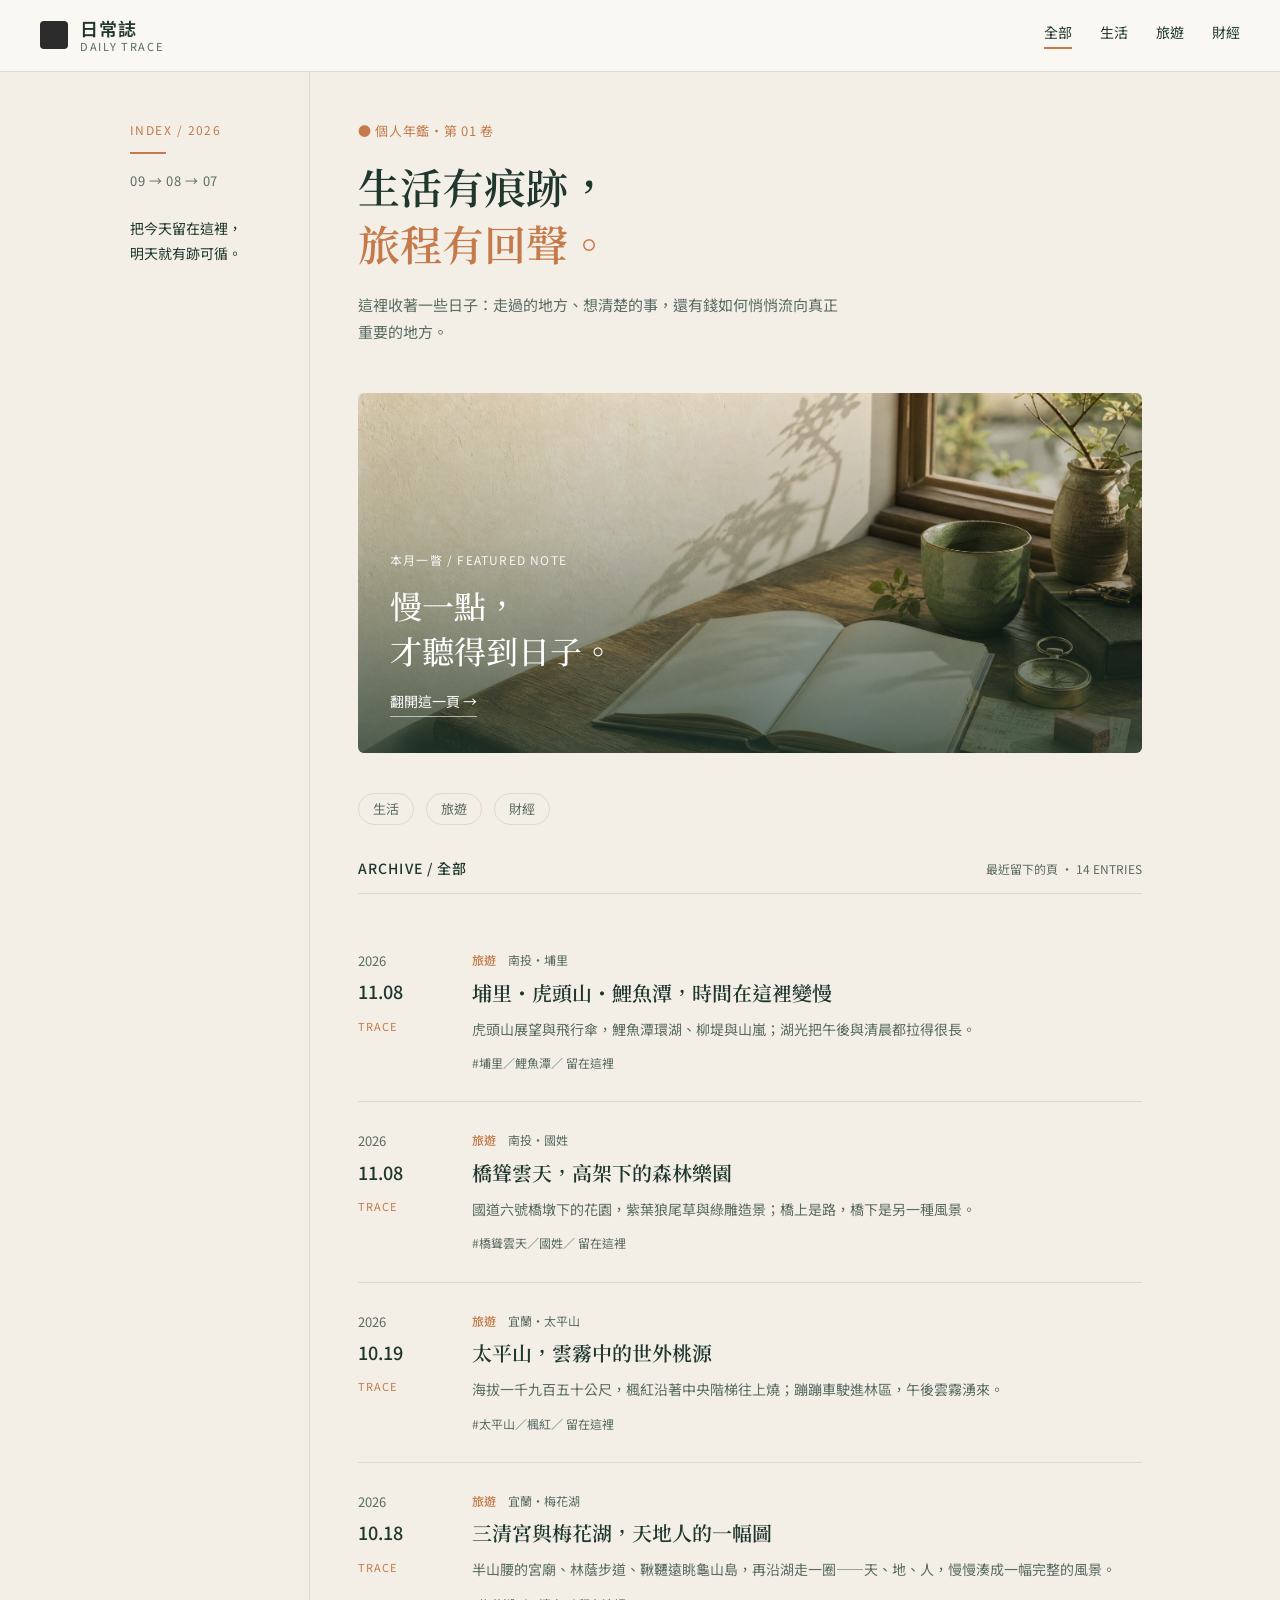
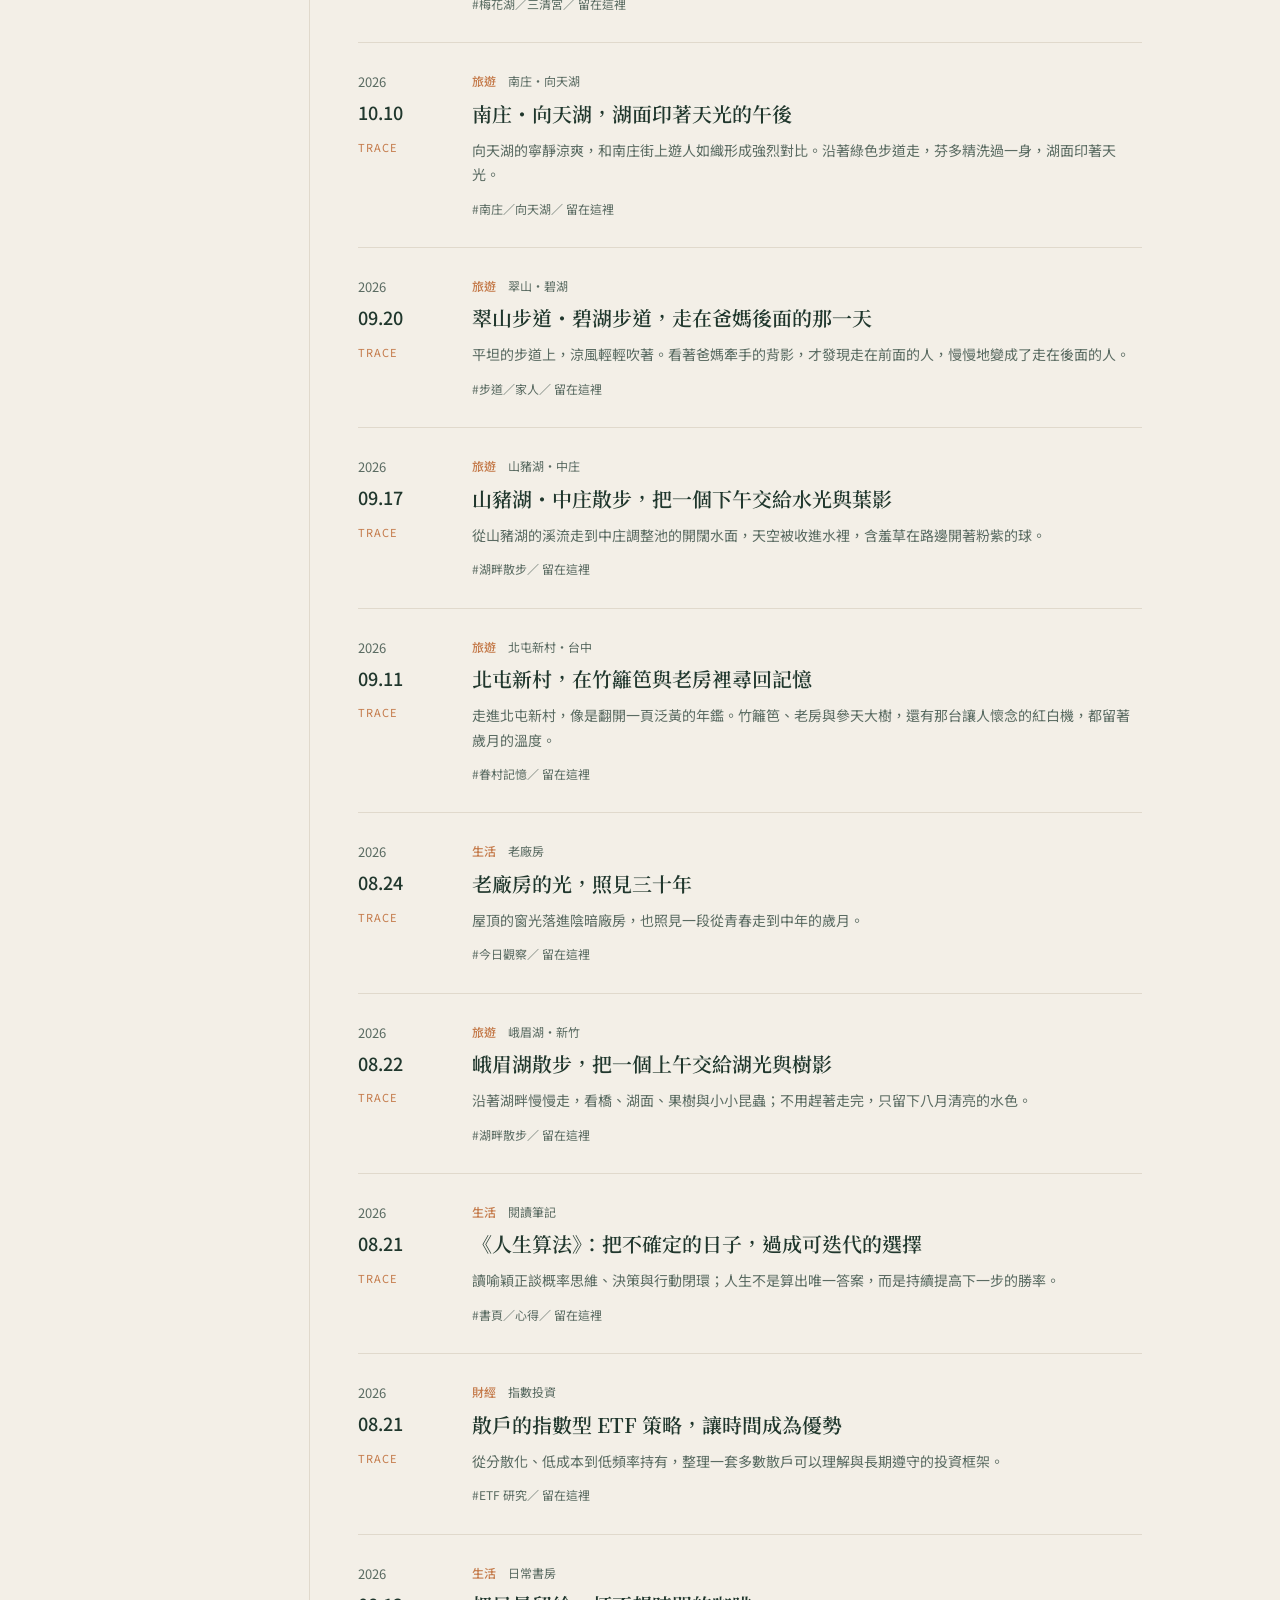
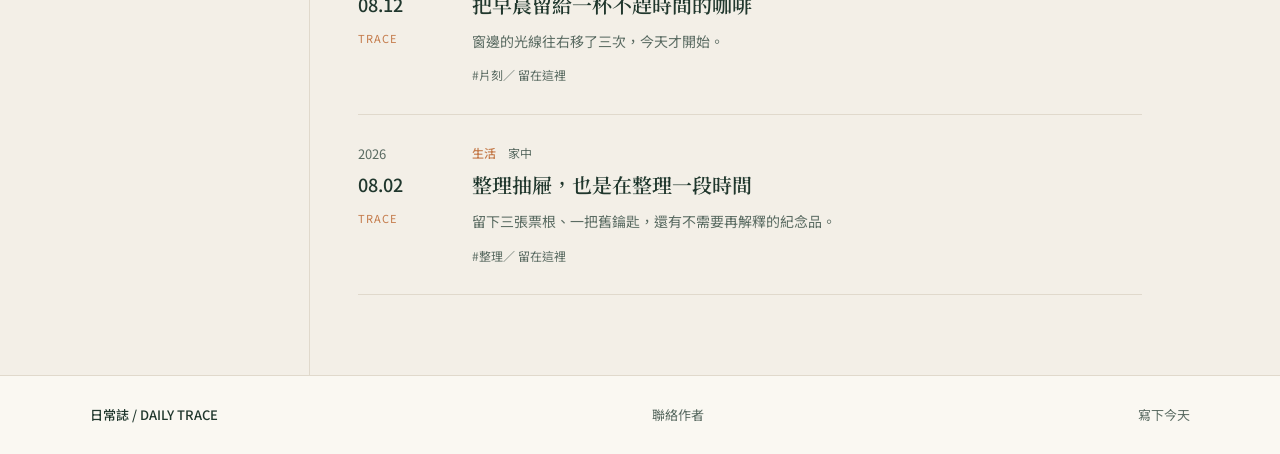
<file: index.html>
<!DOCTYPE html>
<html lang="zh-Hant">
<head>
  <meta charset="UTF-8">
  <meta name="viewport" content="width=device-width, initial-scale=1.0">
  <title>日常誌｜生活・旅遊・財經記錄</title>
  <link rel="preconnect" href="https://fonts.googleapis.com">
  <link rel="preconnect" href="https://fonts.gstatic.com" crossorigin>
  <link href="https://fonts.googleapis.com/css2?family=Noto+Sans+TC:wght@300;400;500;700&family=Noto+Serif+TC:wght@400;600;700&display=swap" rel="stylesheet">
  <link rel="stylesheet" href="style.css">
</head>
<body>

  <header class="site-header">
    <div class="logo">
      <div class="logo-mark"></div>
      <div class="logo-text">
        <span class="zh">日常誌</span>
        <span class="en">DAILY TRACE</span>
      </div>
    </div>
    <nav class="nav" id="main-nav">
      <a href="#" data-filter="all" class="active">全部</a>
      <a href="#" data-filter="life">生活</a>
      <a href="#" data-filter="travel">旅遊</a>
      <a href="#" data-filter="finance">財經</a>
    </nav>
  </header>

  <main class="layout">
    <aside class="sidebar">
      <div class="index-label">INDEX / 2026</div>
      <div class="index-line"></div>
      <div class="index-nums">09 → 08 → 07</div>
      <p class="sidebar-quote">把今天留在這裡，<br>明天就有跡可循。</p>
    </aside>

    <section class="content">
      <div class="intro">
        <div class="volume">● 個人年鑑・第 01 卷</div>
        <h1 class="main-title">
          生活有痕跡，<br>
          <span class="accent">旅程有回聲。</span>
        </h1>
        <p class="subtitle">
          這裡收著一些日子：走過的地方、想清楚的事，還有錢如何悄悄流向真正重要的地方。
        </p>
      </div>

      <article class="featured">
        <div class="featured-image">
          <img src="images/hero.jpg" alt="本月精選" onerror="this.style.display='none'">
          <div class="featured-overlay">
            <div class="featured-label">本月一瞥 / FEATURED NOTE</div>
            <h2>慢一點，<br>才聽得到日子。</h2>
            <a href="#all" class="read-link">翻開這一頁 →</a>
          </div>
        </div>
      </article>

      <div class="category-bar" id="cat-bar">
        <span class="cat" data-filter="life">生活</span>
        <span class="cat" data-filter="travel">旅遊</span>
        <span class="cat" data-filter="finance">財經</span>
      </div>

      <div class="archive-header">
        <h3 id="archive-title">ARCHIVE / 全部</h3>
        <div class="archive-meta" id="archive-meta">最近留下的頁 · 14 ENTRIES</div>
      </div>

      <div class="entry-list" id="all">

        <article class="entry" data-cat="travel">
          <div class="entry-date">
            <span class="year">2026</span>
            <span class="day">11.08</span>
            <span class="trace">TRACE</span>
          </div>
          <div class="entry-body">
            <div class="entry-meta">
              <span class="tag">旅遊</span>
              <span class="place">南投・埔里</span>
            </div>
            <h3><a href="posts/2026-11-08-puli.html">埔里・虎頭山・鯉魚潭，時間在這裡變慢</a></h3>
            <p>虎頭山展望與飛行傘，鯉魚潭環湖、柳堤與山嵐；湖光把午後與清晨都拉得很長。</p>
            <div class="entry-footer">#埔里／鯉魚潭／ 留在這裡</div>
          </div>
        </article>

        <article class="entry" data-cat="travel">
          <div class="entry-date">
            <span class="year">2026</span>
            <span class="day">11.08</span>
            <span class="trace">TRACE</span>
          </div>
          <div class="entry-body">
            <div class="entry-meta">
              <span class="tag">旅遊</span>
              <span class="place">南投・國姓</span>
            </div>
            <h3><a href="posts/2026-11-08-qiaosong.html">橋聳雲天，高架下的森林樂園</a></h3>
            <p>國道六號橋墩下的花園，紫葉狼尾草與綠雕造景；橋上是路，橋下是另一種風景。</p>
            <div class="entry-footer">#橋聳雲天／國姓／ 留在這裡</div>
          </div>
        </article>

        <article class="entry" data-cat="travel">
          <div class="entry-date">
            <span class="year">2026</span>
            <span class="day">10.19</span>
            <span class="trace">TRACE</span>
          </div>
          <div class="entry-body">
            <div class="entry-meta">
              <span class="tag">旅遊</span>
              <span class="place">宜蘭・太平山</span>
            </div>
            <h3><a href="posts/2026-10-19-taiping.html">太平山，雲霧中的世外桃源</a></h3>
            <p>海拔一千九百五十公尺，楓紅沿著中央階梯往上燒；蹦蹦車駛進林區，午後雲霧湧來。</p>
            <div class="entry-footer">#太平山／楓紅／ 留在這裡</div>
          </div>
        </article>

        <article class="entry" data-cat="travel">
          <div class="entry-date">
            <span class="year">2026</span>
            <span class="day">10.18</span>
            <span class="trace">TRACE</span>
          </div>
          <div class="entry-body">
            <div class="entry-meta">
              <span class="tag">旅遊</span>
              <span class="place">宜蘭・梅花湖</span>
            </div>
            <h3><a href="posts/2026-10-18-meihua.html">三清宮與梅花湖，天地人的一幅圖</a></h3>
            <p>半山腰的宮廟、林蔭步道、鞦韆遠眺龜山島，再沿湖走一圈——天、地、人，慢慢湊成一幅完整的風景。</p>
            <div class="entry-footer">#梅花湖／三清宮／ 留在這裡</div>
          </div>
        </article>

        <article class="entry" data-cat="travel">
          <div class="entry-date">
            <span class="year">2026</span>
            <span class="day">10.10</span>
            <span class="trace">TRACE</span>
          </div>
          <div class="entry-body">
            <div class="entry-meta">
              <span class="tag">旅遊</span>
              <span class="place">南庄・向天湖</span>
            </div>
            <h3><a href="posts/2026-10-10-xiangtian.html">南庄・向天湖，湖面印著天光的午後</a></h3>
            <p>向天湖的寧靜涼爽，和南庄街上遊人如織形成強烈對比。沿著綠色步道走，芬多精洗過一身，湖面印著天光。</p>
            <div class="entry-footer">#南庄／向天湖／ 留在這裡</div>
          </div>
        </article>

        <article class="entry" data-cat="travel">
          <div class="entry-date">
            <span class="year">2026</span>
            <span class="day">09.20</span>
            <span class="trace">TRACE</span>
          </div>
          <div class="entry-body">
            <div class="entry-meta">
              <span class="tag">旅遊</span>
              <span class="place">翠山・碧湖</span>
            </div>
            <h3><a href="posts/2026-09-20-cuishan.html">翠山步道・碧湖步道，走在爸媽後面的那一天</a></h3>
            <p>平坦的步道上，涼風輕輕吹著。看著爸媽牽手的背影，才發現走在前面的人，慢慢地變成了走在後面的人。</p>
            <div class="entry-footer">#步道／家人／ 留在這裡</div>
          </div>
        </article>

        <article class="entry" data-cat="travel">
          <div class="entry-date">
            <span class="year">2026</span>
            <span class="day">09.17</span>
            <span class="trace">TRACE</span>
          </div>
          <div class="entry-body">
            <div class="entry-meta">
              <span class="tag">旅遊</span>
              <span class="place">山豬湖・中庄</span>
            </div>
            <h3><a href="posts/2026-09-17-shanzhu.html">山豬湖・中庄散步，把一個下午交給水光與葉影</a></h3>
            <p>從山豬湖的溪流走到中庄調整池的開闊水面，天空被收進水裡，含羞草在路邊開著粉紫的球。</p>
            <div class="entry-footer">#湖畔散步／ 留在這裡</div>
          </div>
        </article>

        <article class="entry" data-cat="travel">
          <div class="entry-date">
            <span class="year">2026</span>
            <span class="day">09.11</span>
            <span class="trace">TRACE</span>
          </div>
          <div class="entry-body">
            <div class="entry-meta">
              <span class="tag">旅遊</span>
              <span class="place">北屯新村・台中</span>
            </div>
            <h3><a href="posts/2026-09-11-beitun.html">北屯新村，在竹籬笆與老房裡尋回記憶</a></h3>
            <p>走進北屯新村，像是翻開一頁泛黃的年鑑。竹籬笆、老房與參天大樹，還有那台讓人懷念的紅白機，都留著歲月的溫度。</p>
            <div class="entry-footer">#眷村記憶／ 留在這裡</div>
          </div>
        </article>

        <article class="entry" data-cat="life">
          <div class="entry-date">
            <span class="year">2026</span>
            <span class="day">08.24</span>
            <span class="trace">TRACE</span>
          </div>
          <div class="entry-body">
            <div class="entry-meta">
              <span class="tag">生活</span>
              <span class="place">老廠房</span>
            </div>
            <h3><a href="posts/2026-08-24-factory.html">老廠房的光，照見三十年</a></h3>
            <p>屋頂的窗光落進陰暗廠房，也照見一段從青春走到中年的歲月。</p>
            <div class="entry-footer">#今日觀察／ 留在這裡</div>
          </div>
        </article>

        <article class="entry" data-cat="travel">
          <div class="entry-date">
            <span class="year">2026</span>
            <span class="day">08.22</span>
            <span class="trace">TRACE</span>
          </div>
          <div class="entry-body">
            <div class="entry-meta">
              <span class="tag">旅遊</span>
              <span class="place">峨眉湖・新竹</span>
            </div>
            <h3><a href="posts/2026-08-22-emei.html">峨眉湖散步，把一個上午交給湖光與樹影</a></h3>
            <p>沿著湖畔慢慢走，看橋、湖面、果樹與小小昆蟲；不用趕著走完，只留下八月清亮的水色。</p>
            <div class="entry-footer">#湖畔散步／ 留在這裡</div>
          </div>
        </article>

        <article class="entry" data-cat="life">
          <div class="entry-date">
            <span class="year">2026</span>
            <span class="day">08.21</span>
            <span class="trace">TRACE</span>
          </div>
          <div class="entry-body">
            <div class="entry-meta">
              <span class="tag">生活</span>
              <span class="place">閱讀筆記</span>
            </div>
            <h3><a href="posts/2026-08-21-life-algorithm.html">《人生算法》：把不確定的日子，過成可迭代的選擇</a></h3>
            <p>讀喻穎正談概率思維、決策與行動閉環；人生不是算出唯一答案，而是持續提高下一步的勝率。</p>
            <div class="entry-footer">#書頁／心得／ 留在這裡</div>
          </div>
        </article>

        <article class="entry" data-cat="finance">
          <div class="entry-date">
            <span class="year">2026</span>
            <span class="day">08.21</span>
            <span class="trace">TRACE</span>
          </div>
          <div class="entry-body">
            <div class="entry-meta">
              <span class="tag">財經</span>
              <span class="place">指數投資</span>
            </div>
            <h3><a href="posts/2026-08-21-etf.html">散戶的指數型 ETF 策略，讓時間成為優勢</a></h3>
            <p>從分散化、低成本到低頻率持有，整理一套多數散戶可以理解與長期遵守的投資框架。</p>
            <div class="entry-footer">#ETF 研究／ 留在這裡</div>
          </div>
        </article>

        <article class="entry" data-cat="life">
          <div class="entry-date">
            <span class="year">2026</span>
            <span class="day">08.12</span>
            <span class="trace">TRACE</span>
          </div>
          <div class="entry-body">
            <div class="entry-meta">
              <span class="tag">生活</span>
              <span class="place">日常書房</span>
            </div>
            <h3><a href="#">把早晨留給一杯不趕時間的咖啡</a></h3>
            <p>窗邊的光線往右移了三次，今天才開始。</p>
            <div class="entry-footer">#片刻／ 留在這裡</div>
          </div>
        </article>

        <article class="entry" data-cat="life">
          <div class="entry-date">
            <span class="year">2026</span>
            <span class="day">08.02</span>
            <span class="trace">TRACE</span>
          </div>
          <div class="entry-body">
            <div class="entry-meta">
              <span class="tag">生活</span>
              <span class="place">家中</span>
            </div>
            <h3><a href="#">整理抽屜，也是在整理一段時間</a></h3>
            <p>留下三張票根、一把舊鑰匙，還有不需要再解釋的紀念品。</p>
            <div class="entry-footer">#整理／ 留在這裡</div>
          </div>
        </article>

      </div>
    </section>
  </main>

  <footer class="site-footer">
    <div class="footer-inner">
      <div class="footer-logo">日常誌 / DAILY TRACE</div>
      <a href="mailto:bonic1001c@gmail.com">聯絡作者</a>
      <span class="footer-note">寫下今天</span>
    </div>
  </footer>

  <script>
    (function () {
      const labels = { all: '全部', life: '生活', travel: '旅遊', finance: '財經' };
      function filterEntries(cat) {
        const entries = document.querySelectorAll('.entry');
        let visible = 0;
        entries.forEach(function (el) {
          const match = cat === 'all' || el.getAttribute('data-cat') === cat;
          el.style.display = match ? '' : 'none';
          if (match) visible++;
        });
        const title = document.getElementById('archive-title');
        const meta = document.getElementById('archive-meta');
        if (title) title.textContent = 'ARCHIVE / ' + (labels[cat] || cat);
        if (meta) meta.textContent = '最近留下的頁 · ' + visible + ' ENTRIES';
        document.querySelectorAll('#main-nav a').forEach(function (a) {
          a.classList.toggle('active', a.getAttribute('data-filter') === cat);
        });
        document.querySelectorAll('#cat-bar .cat').forEach(function (span) {
          span.classList.toggle('active', span.getAttribute('data-filter') === cat);
        });
      }
      document.querySelectorAll('#main-nav a').forEach(function (a) {
        a.addEventListener('click', function (e) {
          e.preventDefault();
          filterEntries(a.getAttribute('data-filter'));
        });
      });
      document.querySelectorAll('#cat-bar .cat').forEach(function (span) {
        span.addEventListener('click', function () {
          filterEntries(span.getAttribute('data-filter'));
        });
      });
    })();
  </script>

</body>
</html>
</file>
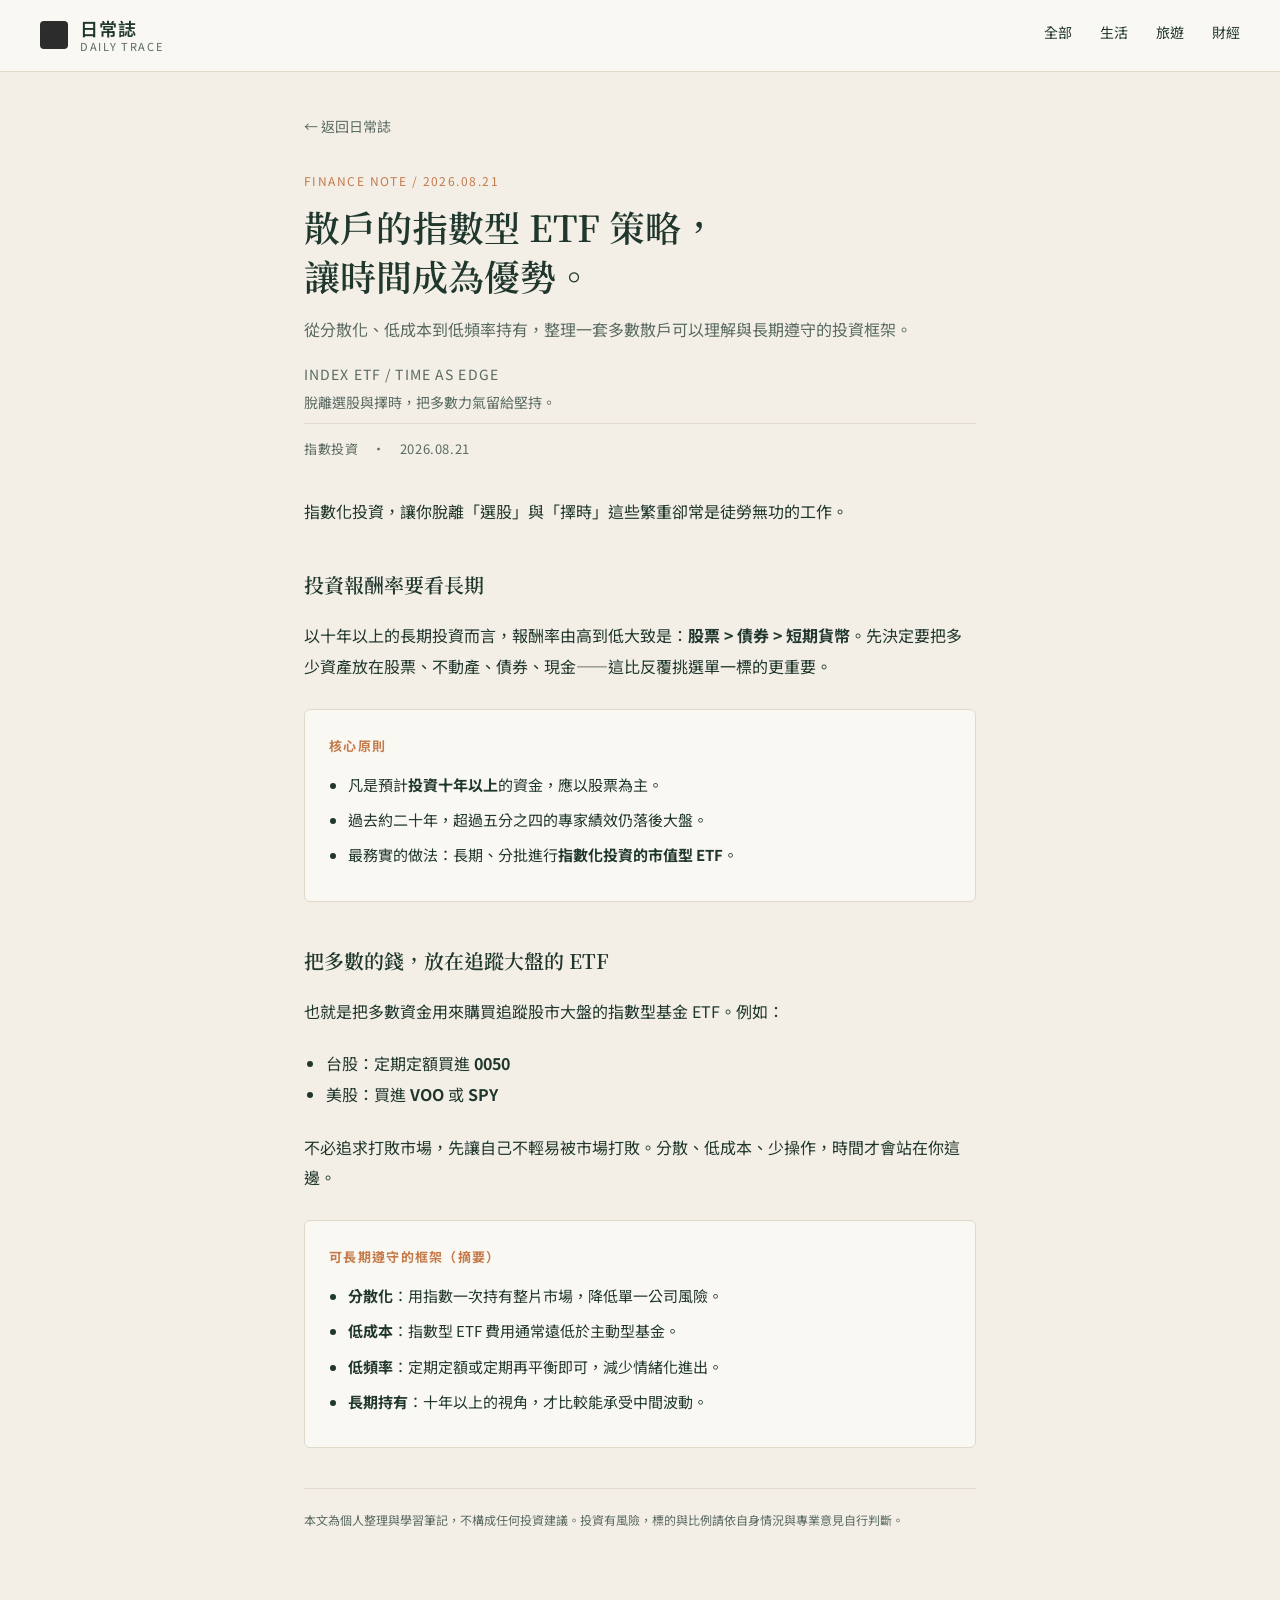
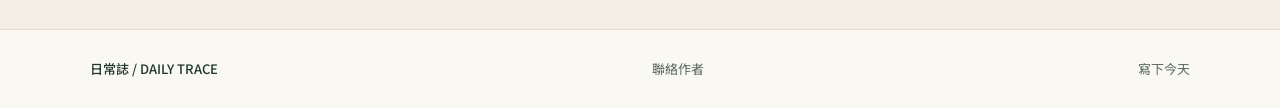
<file: posts/2026-08-21-etf.html>
<!DOCTYPE html>
<html lang="zh-Hant">
<head>
  <meta charset="UTF-8">
  <meta name="viewport" content="width=device-width, initial-scale=1.0">
  <title>散戶的指數型 ETF 策略，讓時間成為優勢｜日常誌</title>
  <link rel="preconnect" href="https://fonts.googleapis.com">
  <link rel="preconnect" href="https://fonts.gstatic.com" crossorigin>
  <link href="https://fonts.googleapis.com/css2?family=Noto+Sans+TC:wght@300;400;500;700&family=Noto+Serif+TC:wght@400;600;700&display=swap" rel="stylesheet">
  <link rel="stylesheet" href="../style.css">
  <style>
    .post-page {
      max-width: 720px;
      margin: 0 auto;
      padding: 40px 24px 80px;
    }
    .post-back {
      display: inline-block;
      font-size: 14px;
      color: var(--text-muted);
      margin-bottom: 32px;
    }
    .post-back:hover { color: var(--accent); }
    .post-header { margin-bottom: 36px; }
    .post-label {
      font-size: 12px;
      letter-spacing: 0.12em;
      color: var(--accent);
      margin-bottom: 12px;
    }
    .post-title {
      font-family: "Noto Serif TC", serif;
      font-size: 36px;
      font-weight: 600;
      line-height: 1.35;
      margin-bottom: 16px;
    }
    .post-subtitle {
      font-size: 16px;
      color: var(--text-muted);
      margin-bottom: 20px;
      line-height: 1.7;
    }
    .post-meta {
      font-size: 13px;
      color: var(--text-muted);
      letter-spacing: 0.05em;
      border-top: 1px solid var(--line);
      padding-top: 14px;
    }
    .post-body {
      font-size: 16px;
      line-height: 1.9;
      color: var(--text);
    }
    .post-body p { margin-bottom: 1.4em; }
    .post-body h3 {
      font-family: "Noto Serif TC", serif;
      font-size: 20px;
      font-weight: 600;
      margin: 2em 0 0.8em;
      color: var(--text);
    }
    .key-box {
      background: var(--bg-soft);
      border: 1px solid var(--line);
      border-radius: 6px;
      padding: 24px;
      margin: 28px 0;
    }
    .key-box h4 {
      font-size: 13px;
      letter-spacing: 0.1em;
      color: var(--accent);
      margin-bottom: 12px;
    }
    .key-box p, .key-box li {
      font-size: 15px;
      color: var(--text);
      line-height: 1.85;
    }
    .key-box ul {
      margin: 0.5em 0 0 1.2em;
    }
    .key-box li { margin-bottom: 0.5em; }
    .post-disclaimer {
      font-size: 12px;
      color: var(--text-muted);
      margin-top: 40px;
      padding-top: 20px;
      border-top: 1px solid var(--line);
    }
    .en-subtitle {
      font-size: 14px;
      letter-spacing: 0.08em;
      color: var(--text-muted);
      margin: 8px 0 4px;
    }
    .en-desc {
      font-size: 14px;
      color: var(--text-muted);
      margin-bottom: 8px;
    }
    @media (max-width: 600px) {
      .post-title { font-size: 28px; }
    }
  </style>
</head>
<body>

  <header class="site-header">
    <a href="../index.html" class="logo">
      <div class="logo-mark"></div>
      <div class="logo-text">
        <span class="zh">日常誌</span>
        <span class="en">DAILY TRACE</span>
      </div>
    </a>
    <nav class="nav">
      <a href="../index.html">全部</a>
      <a href="../index.html">生活</a>
      <a href="../index.html">旅遊</a>
      <a href="../index.html">財經</a>
    </nav>
  </header>

  <article class="post-page">
    <a href="../index.html" class="post-back">← 返回日常誌</a>

    <header class="post-header">
      <div class="post-label">FINANCE NOTE / 2026.08.21</div>
      <h1 class="post-title">散戶的指數型 ETF 策略，<br>讓時間成為優勢。</h1>
      <p class="post-subtitle">從分散化、低成本到低頻率持有，整理一套多數散戶可以理解與長期遵守的投資框架。</p>
      <div class="en-subtitle">INDEX ETF / TIME AS EDGE</div>
      <div class="en-desc">脫離選股與擇時，把多數力氣留給堅持。</div>
      <div class="post-meta">指數投資　·　2026.08.21</div>
    </header>

    <div class="post-body">
      <p>指數化投資，讓你脫離「選股」與「擇時」這些繁重卻常是徒勞無功的工作。</p>

      <h3>投資報酬率要看長期</h3>
      <p>以十年以上的長期投資而言，報酬率由高到低大致是：<strong>股票 &gt; 債券 &gt; 短期貨幣</strong>。先決定要把多少資產放在股票、不動產、債券、現金——這比反覆挑選單一標的更重要。</p>

      <div class="key-box">
        <h4>核心原則</h4>
        <ul>
          <li>凡是預計<strong>投資十年以上</strong>的資金，應以股票為主。</li>
          <li>過去約二十年，超過五分之四的專家績效仍落後大盤。</li>
          <li>最務實的做法：長期、分批進行<strong>指數化投資的市值型 ETF</strong>。</li>
        </ul>
      </div>

      <h3>把多數的錢，放在追蹤大盤的 ETF</h3>
      <p>也就是把多數資金用來購買追蹤股市大盤的指數型基金 ETF。例如：</p>
      <ul style="margin: 0 0 1.4em 1.4em;">
        <li>台股：定期定額買進 <strong>0050</strong></li>
        <li>美股：買進 <strong>VOO</strong> 或 <strong>SPY</strong></li>
      </ul>

      <p>不必追求打敗市場，先讓自己不輕易被市場打敗。分散、低成本、少操作，時間才會站在你這邊。</p>

      <div class="key-box">
        <h4>可長期遵守的框架（摘要）</h4>
        <ul>
          <li><strong>分散化</strong>：用指數一次持有整片市場，降低單一公司風險。</li>
          <li><strong>低成本</strong>：指數型 ETF 費用通常遠低於主動型基金。</li>
          <li><strong>低頻率</strong>：定期定額或定期再平衡即可，減少情緒化進出。</li>
          <li><strong>長期持有</strong>：十年以上的視角，才比較能承受中間波動。</li>
        </ul>
      </div>

      <p class="post-disclaimer">本文為個人整理與學習筆記，不構成任何投資建議。投資有風險，標的與比例請依自身情況與專業意見自行判斷。</p>
    </div>
  </article>

  <footer class="site-footer">
    <div class="footer-inner">
      <a href="../index.html" class="footer-logo">日常誌 / DAILY TRACE</a>
      <a href="mailto:bonic1001c@gmail.com">聯絡作者</a>
      <span class="footer-note">寫下今天</span>
    </div>
  </footer>

</body>
</html>
</file>
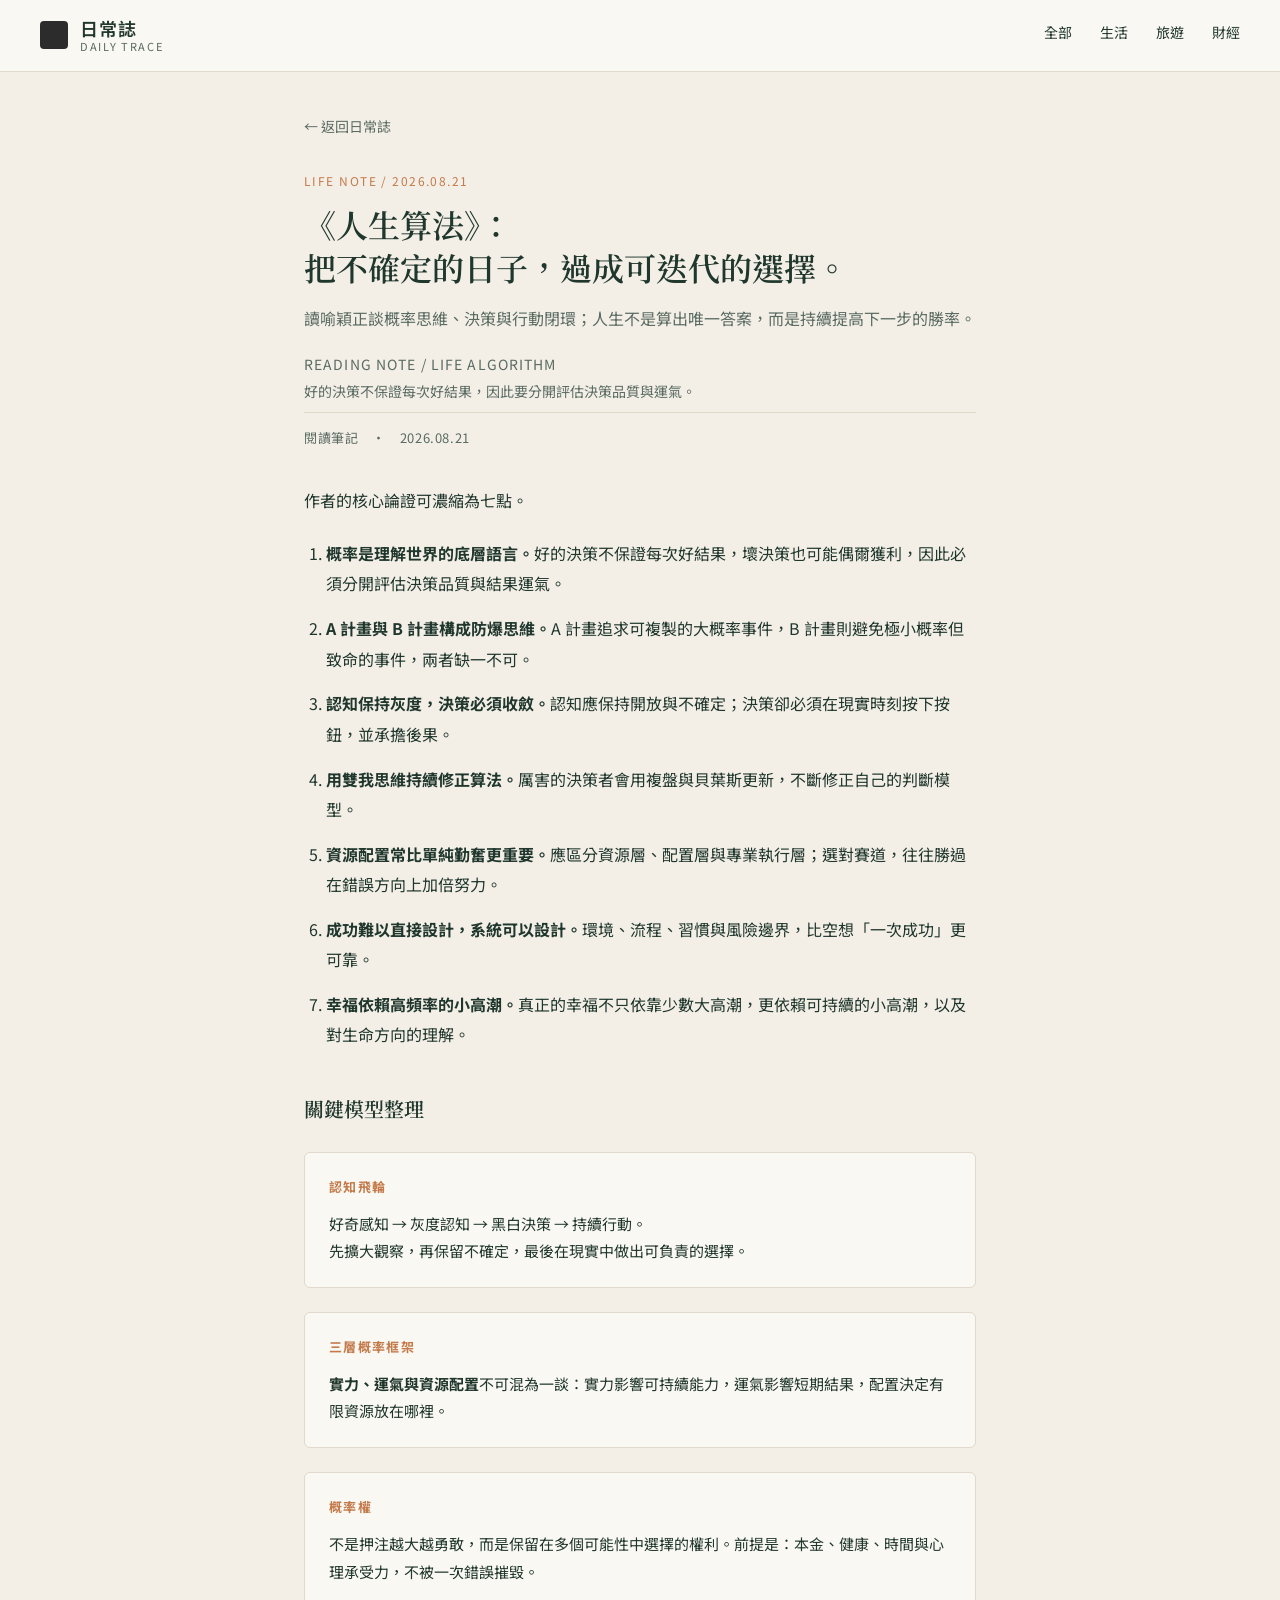
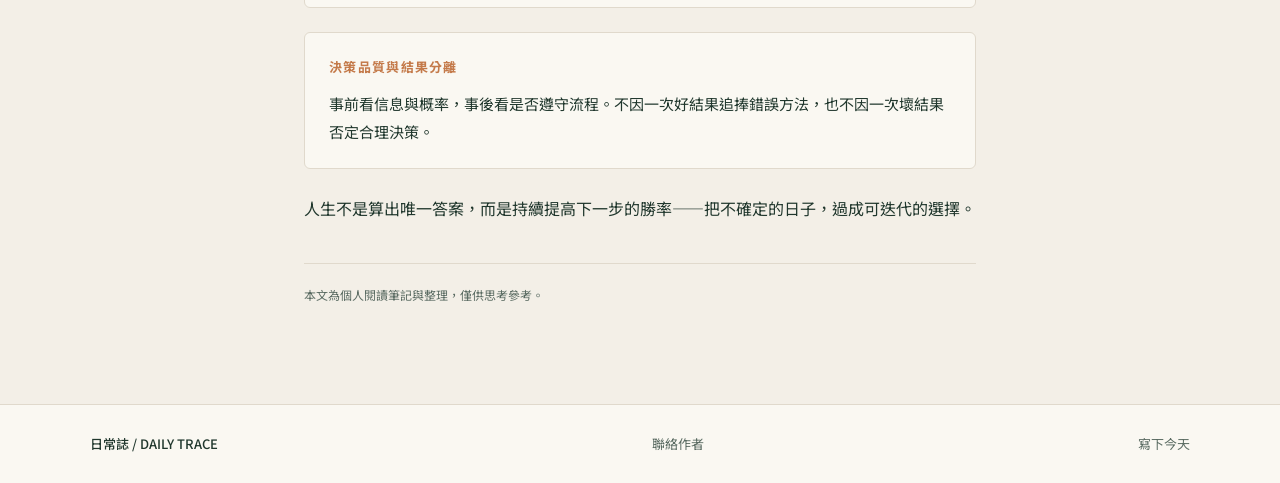
<file: posts/2026-08-21-life-algorithm.html>
<!DOCTYPE html>
<html lang="zh-Hant">
<head>
  <meta charset="UTF-8">
  <meta name="viewport" content="width=device-width, initial-scale=1.0">
  <title>《人生算法》：把不確定的日子，過成可迭代的選擇｜日常誌</title>
  <link rel="preconnect" href="https://fonts.googleapis.com">
  <link rel="preconnect" href="https://fonts.gstatic.com" crossorigin>
  <link href="https://fonts.googleapis.com/css2?family=Noto+Sans+TC:wght@300;400;500;700&family=Noto+Serif+TC:wght@400;600;700&display=swap" rel="stylesheet">
  <link rel="stylesheet" href="../style.css">
  <style>
    .post-page {
      max-width: 720px;
      margin: 0 auto;
      padding: 40px 24px 80px;
    }
    .post-back {
      display: inline-block;
      font-size: 14px;
      color: var(--text-muted);
      margin-bottom: 32px;
    }
    .post-back:hover { color: var(--accent); }
    .post-header { margin-bottom: 36px; }
    .post-label {
      font-size: 12px;
      letter-spacing: 0.12em;
      color: var(--accent);
      margin-bottom: 12px;
    }
    .post-title {
      font-family: "Noto Serif TC", serif;
      font-size: 32px;
      font-weight: 600;
      line-height: 1.35;
      margin-bottom: 16px;
    }
    .post-subtitle {
      font-size: 16px;
      color: var(--text-muted);
      margin-bottom: 20px;
      line-height: 1.7;
    }
    .post-meta {
      font-size: 13px;
      color: var(--text-muted);
      letter-spacing: 0.05em;
      border-top: 1px solid var(--line);
      padding-top: 14px;
    }
    .post-body {
      font-size: 16px;
      line-height: 1.9;
      color: var(--text);
    }
    .post-body p { margin-bottom: 1.4em; }
    .post-body h3 {
      font-family: "Noto Serif TC", serif;
      font-size: 20px;
      font-weight: 600;
      margin: 2em 0 0.8em;
    }
    .post-body ol {
      margin: 0 0 1.4em 1.4em;
    }
    .post-body ol li {
      margin-bottom: 0.9em;
    }
    .key-box {
      background: var(--bg-soft);
      border: 1px solid var(--line);
      border-radius: 6px;
      padding: 22px 24px;
      margin: 24px 0;
    }
    .key-box h4 {
      font-size: 13px;
      letter-spacing: 0.1em;
      color: var(--accent);
      margin-bottom: 10px;
    }
    .key-box p {
      font-size: 15px;
      line-height: 1.85;
      margin-bottom: 0.8em;
    }
    .key-box p:last-child { margin-bottom: 0; }
    .post-disclaimer {
      font-size: 12px;
      color: var(--text-muted);
      margin-top: 40px;
      padding-top: 20px;
      border-top: 1px solid var(--line);
    }
    .en-subtitle {
      font-size: 14px;
      letter-spacing: 0.08em;
      color: var(--text-muted);
      margin: 8px 0 4px;
    }
    .en-desc {
      font-size: 14px;
      color: var(--text-muted);
      margin-bottom: 8px;
    }
    @media (max-width: 600px) {
      .post-title { font-size: 26px; }
    }
  </style>
</head>
<body>

  <header class="site-header">
    <a href="../index.html" class="logo">
      <div class="logo-mark"></div>
      <div class="logo-text">
        <span class="zh">日常誌</span>
        <span class="en">DAILY TRACE</span>
      </div>
    </a>
    <nav class="nav">
      <a href="../index.html">全部</a>
      <a href="../index.html">生活</a>
      <a href="../index.html">旅遊</a>
      <a href="../index.html">財經</a>
    </nav>
  </header>

  <article class="post-page">
    <a href="../index.html" class="post-back">← 返回日常誌</a>

    <header class="post-header">
      <div class="post-label">LIFE NOTE / 2026.08.21</div>
      <h1 class="post-title">《人生算法》：<br>把不確定的日子，過成可迭代的選擇。</h1>
      <p class="post-subtitle">讀喻穎正談概率思維、決策與行動閉環；人生不是算出唯一答案，而是持續提高下一步的勝率。</p>
      <div class="en-subtitle">READING NOTE / LIFE ALGORITHM</div>
      <div class="en-desc">好的決策不保證每次好結果，因此要分開評估決策品質與運氣。</div>
      <div class="post-meta">閱讀筆記　·　2026.08.21</div>
    </header>

    <div class="post-body">
      <p>作者的核心論證可濃縮為七點。</p>

      <ol>
        <li><strong>概率是理解世界的底層語言。</strong>好的決策不保證每次好結果，壞決策也可能偶爾獲利，因此必須分開評估決策品質與結果運氣。</li>
        <li><strong>A 計畫與 B 計畫構成防爆思維。</strong>A 計畫追求可複製的大概率事件，B 計畫則避免極小概率但致命的事件，兩者缺一不可。</li>
        <li><strong>認知保持灰度，決策必須收斂。</strong>認知應保持開放與不確定；決策卻必須在現實時刻按下按鈕，並承擔後果。</li>
        <li><strong>用雙我思維持續修正算法。</strong>厲害的決策者會用複盤與貝葉斯更新，不斷修正自己的判斷模型。</li>
        <li><strong>資源配置常比單純勤奮更重要。</strong>應區分資源層、配置層與專業執行層；選對賽道，往往勝過在錯誤方向上加倍努力。</li>
        <li><strong>成功難以直接設計，系統可以設計。</strong>環境、流程、習慣與風險邊界，比空想「一次成功」更可靠。</li>
        <li><strong>幸福依賴高頻率的小高潮。</strong>真正的幸福不只依靠少數大高潮，更依賴可持續的小高潮，以及對生命方向的理解。</li>
      </ol>

      <h3>關鍵模型整理</h3>

      <div class="key-box">
        <h4>認知飛輪</h4>
        <p>好奇感知 → 灰度認知 → 黑白決策 → 持續行動。<br>
        先擴大觀察，再保留不確定，最後在現實中做出可負責的選擇。</p>
      </div>

      <div class="key-box">
        <h4>三層概率框架</h4>
        <p><strong>實力、運氣與資源配置</strong>不可混為一談：實力影響可持續能力，運氣影響短期結果，配置決定有限資源放在哪裡。</p>
      </div>

      <div class="key-box">
        <h4>概率權</h4>
        <p>不是押注越大越勇敢，而是保留在多個可能性中選擇的權利。前提是：本金、健康、時間與心理承受力，不被一次錯誤摧毀。</p>
      </div>

      <div class="key-box">
        <h4>決策品質與結果分離</h4>
        <p>事前看信息與概率，事後看是否遵守流程。不因一次好結果追捧錯誤方法，也不因一次壞結果否定合理決策。</p>
      </div>

      <p>人生不是算出唯一答案，而是持續提高下一步的勝率——把不確定的日子，過成可迭代的選擇。</p>

      <p class="post-disclaimer">本文為個人閱讀筆記與整理，僅供思考參考。</p>
    </div>
  </article>

  <footer class="site-footer">
    <div class="footer-inner">
      <a href="../index.html" class="footer-logo">日常誌 / DAILY TRACE</a>
      <a href="mailto:bonic1001c@gmail.com">聯絡作者</a>
      <span class="footer-note">寫下今天</span>
    </div>
  </footer>

</body>
</html>
</file>
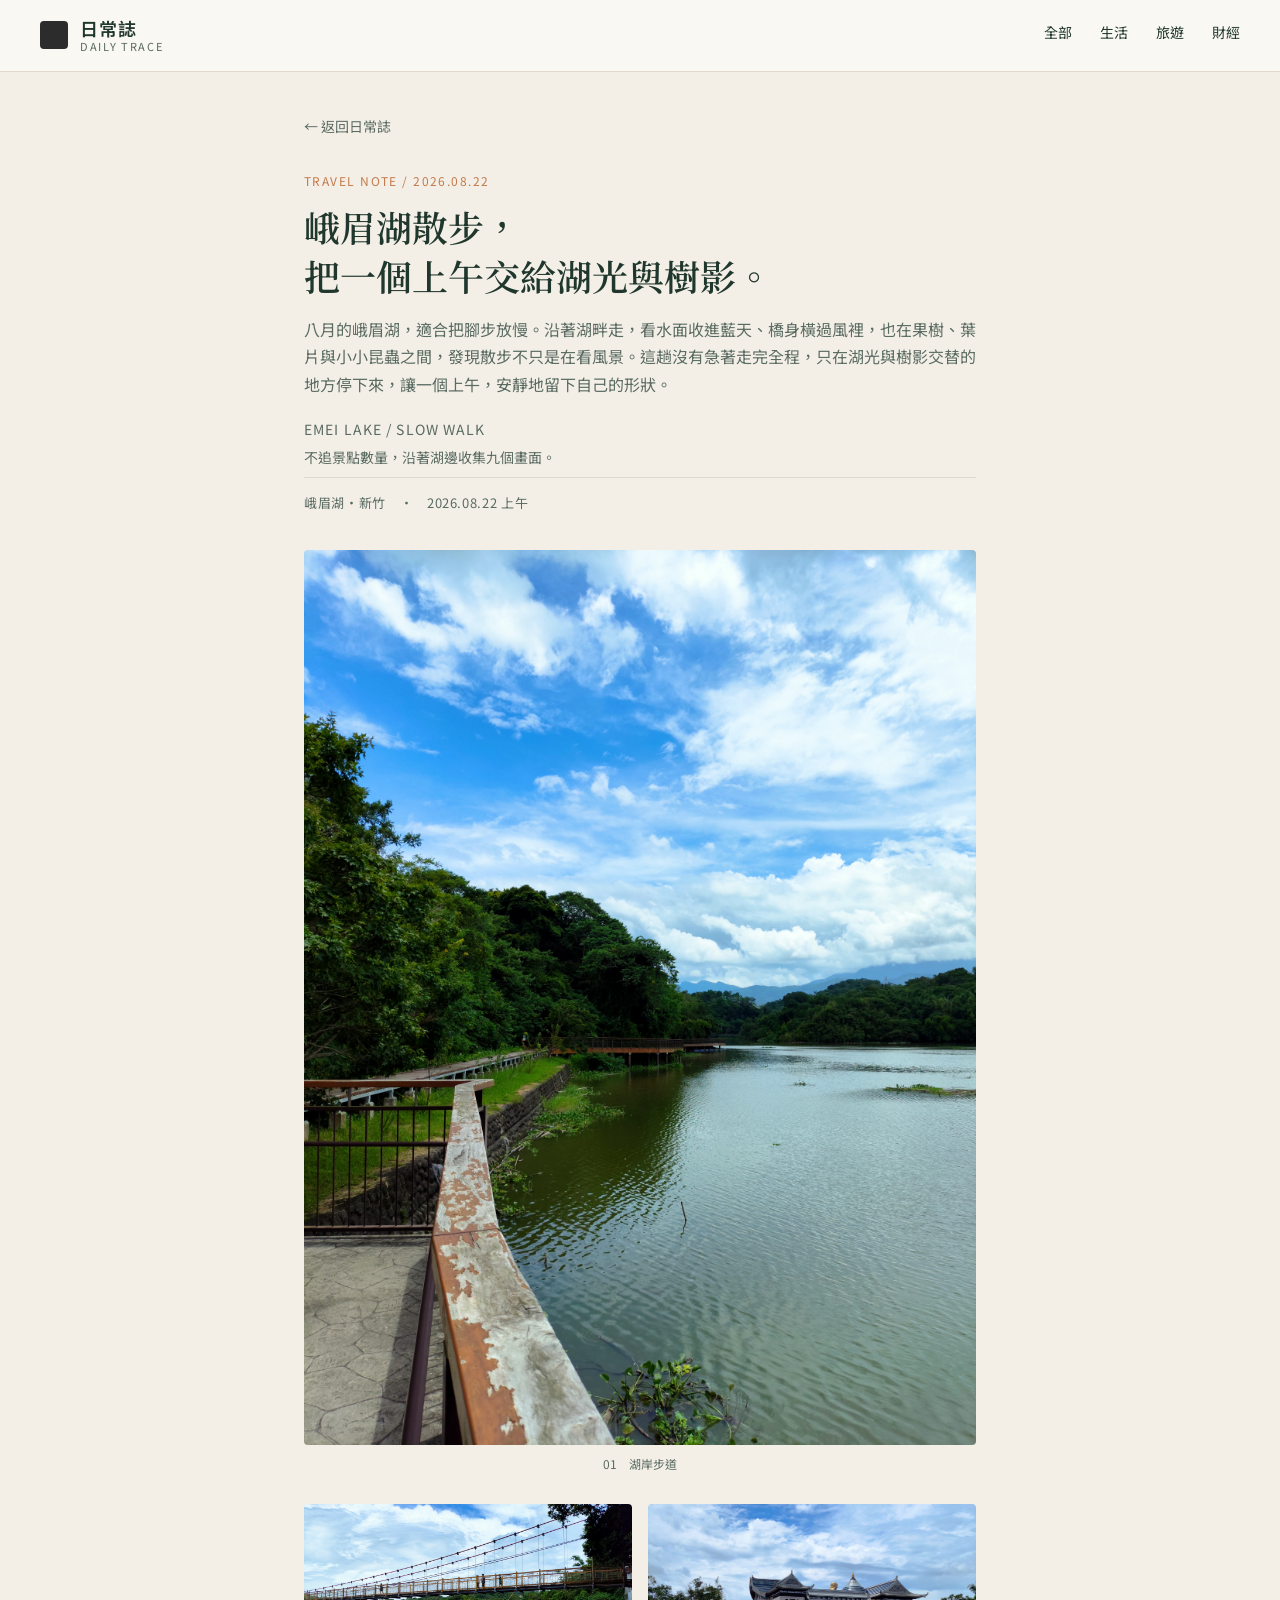
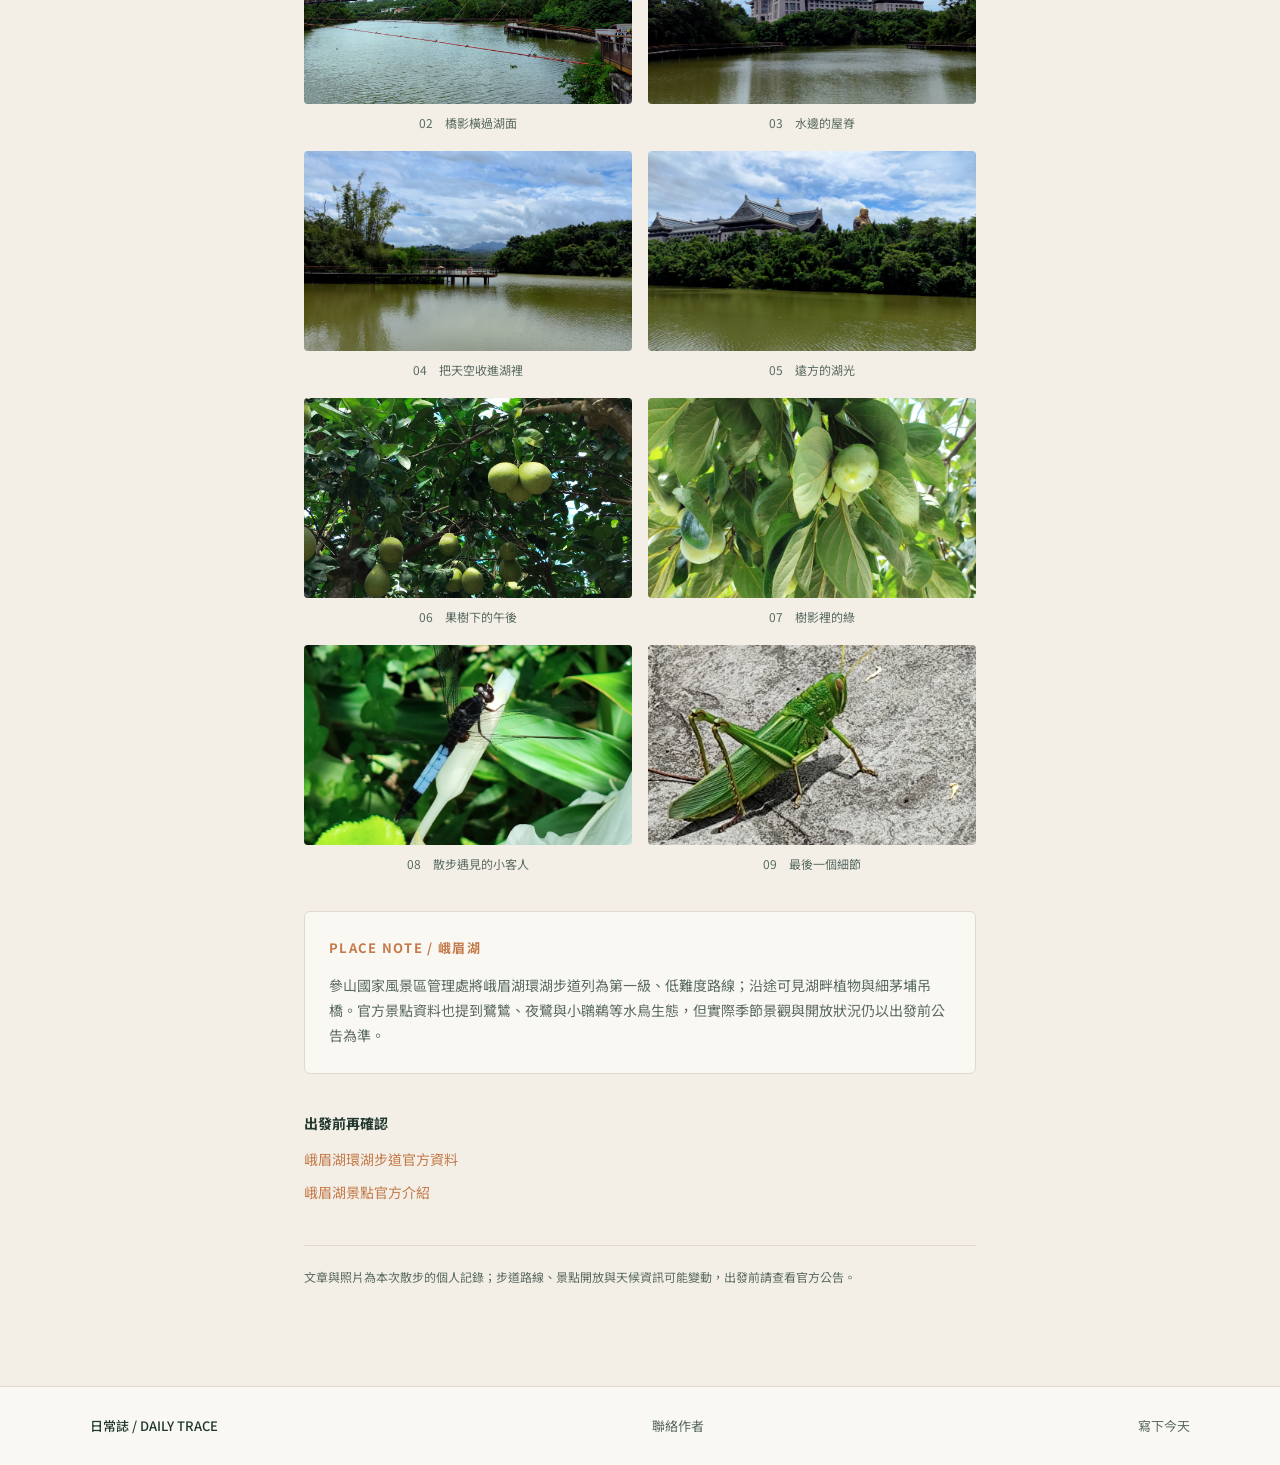
<file: posts/2026-08-22-emei.html>
<!DOCTYPE html>
<html lang="zh-Hant">
<head>
  <meta charset="UTF-8">
  <meta name="viewport" content="width=device-width, initial-scale=1.0">
  <title>峨眉湖散步，把一個上午交給湖光與樹影｜日常誌</title>
  <link rel="preconnect" href="https://fonts.googleapis.com">
  <link rel="preconnect" href="https://fonts.gstatic.com" crossorigin>
  <link href="https://fonts.googleapis.com/css2?family=Noto+Sans+TC:wght@300;400;500;700&family=Noto+Serif+TC:wght@400;600;700&display=swap" rel="stylesheet">
  <link rel="stylesheet" href="../style.css">
  <style>
    .post-page {
      max-width: 720px;
      margin: 0 auto;
      padding: 40px 24px 80px;
    }
    .post-back {
      display: inline-block;
      font-size: 14px;
      color: var(--text-muted);
      margin-bottom: 32px;
    }
    .post-back:hover { color: var(--accent); }
    .post-header { margin-bottom: 36px; }
    .post-label {
      font-size: 12px;
      letter-spacing: 0.12em;
      color: var(--accent);
      margin-bottom: 12px;
    }
    .post-title {
      font-family: "Noto Serif TC", serif;
      font-size: 36px;
      font-weight: 600;
      line-height: 1.35;
      margin-bottom: 16px;
    }
    .post-subtitle {
      font-size: 16px;
      color: var(--text-muted);
      margin-bottom: 20px;
      line-height: 1.7;
    }
    .post-meta {
      font-size: 13px;
      color: var(--text-muted);
      letter-spacing: 0.05em;
      border-top: 1px solid var(--line);
      padding-top: 14px;
    }
    .post-body {
      font-size: 16px;
      line-height: 1.9;
      color: var(--text);
    }
    .post-body p { margin-bottom: 1.4em; }
    .photo-grid {
      display: grid;
      grid-template-columns: 1fr 1fr;
      gap: 16px;
      margin: 28px 0;
    }
    .photo-grid figure { margin: 0; }
    .photo-grid img {
      width: 100%;
      height: 200px;
      object-fit: cover;
      border-radius: 4px;
      background: #e8e2d6;
    }
    .photo-grid figcaption {
      font-size: 12px;
      color: var(--text-muted);
      margin-top: 8px;
      text-align: center;
    }
    .photo-full { margin: 28px 0; }
    .photo-full img {
      width: 100%;
      border-radius: 4px;
      background: #e8e2d6;
    }
    .photo-full figcaption {
      font-size: 12px;
      color: var(--text-muted);
      margin-top: 8px;
      text-align: center;
    }
    .place-note {
      background: var(--bg-soft);
      border: 1px solid var(--line);
      border-radius: 6px;
      padding: 24px;
      margin: 36px 0;
    }
    .place-note h4 {
      font-size: 13px;
      letter-spacing: 0.1em;
      color: var(--accent);
      margin-bottom: 12px;
    }
    .place-note p {
      font-size: 14px;
      color: var(--text-muted);
      line-height: 1.8;
      margin-bottom: 0;
    }
    .extend-links { margin: 28px 0; }
    .extend-links h4 { font-size: 14px; margin-bottom: 10px; }
    .extend-links ul { list-style: none; font-size: 14px; }
    .extend-links li { margin-bottom: 6px; }
    .extend-links a {
      color: var(--accent);
      border-bottom: 1px solid transparent;
    }
    .extend-links a:hover { border-bottom-color: var(--accent); }
    .post-disclaimer {
      font-size: 12px;
      color: var(--text-muted);
      margin-top: 40px;
      padding-top: 20px;
      border-top: 1px solid var(--line);
    }
    .en-subtitle {
      font-size: 14px;
      letter-spacing: 0.08em;
      color: var(--text-muted);
      margin: 8px 0 4px;
    }
    .en-desc {
      font-size: 14px;
      color: var(--text-muted);
      margin-bottom: 8px;
    }
    @media (max-width: 600px) {
      .post-title { font-size: 28px; }
      .photo-grid { grid-template-columns: 1fr; }
      .photo-grid img { height: 220px; }
    }
  </style>
</head>
<body>

  <header class="site-header">
    <a href="../index.html" class="logo">
      <div class="logo-mark"></div>
      <div class="logo-text">
        <span class="zh">日常誌</span>
        <span class="en">DAILY TRACE</span>
      </div>
    </a>
    <nav class="nav">
      <a href="../index.html">全部</a>
      <a href="../index.html">生活</a>
      <a href="../index.html">旅遊</a>
      <a href="../index.html">財經</a>
    </nav>
  </header>

  <article class="post-page">
    <a href="../index.html" class="post-back">← 返回日常誌</a>

    <header class="post-header">
      <div class="post-label">TRAVEL NOTE / 2026.08.22</div>
      <h1 class="post-title">峨眉湖散步，<br>把一個上午交給湖光與樹影。</h1>
      <p class="post-subtitle">八月的峨眉湖，適合把腳步放慢。沿著湖畔走，看水面收進藍天、橋身橫過風裡，也在果樹、葉片與小小昆蟲之間，發現散步不只是在看風景。這趟沒有急著走完全程，只在湖光與樹影交替的地方停下來，讓一個上午，安靜地留下自己的形狀。</p>
      <div class="en-subtitle">EMEI LAKE / SLOW WALK</div>
      <div class="en-desc">不追景點數量，沿著湖邊收集九個畫面。</div>
      <div class="post-meta">峨眉湖・新竹　·　2026.08.22 上午</div>
    </header>

    <div class="post-body">
      <figure class="photo-full">
        <img src="../images/emei-01.jpg" alt="峨眉湖湖岸步道與水面">
        <figcaption>01　湖岸步道</figcaption>
      </figure>

      <div class="photo-grid">
        <figure>
          <img src="../images/emei-02.jpg" alt="峨眉湖上的吊橋與湖水">
          <figcaption>02　橋影橫過湖面</figcaption>
        </figure>
        <figure>
          <img src="../images/emei-03.jpg" alt="峨眉湖畔建築與倒影">
          <figcaption>03　水邊的屋脊</figcaption>
        </figure>
        <figure>
          <img src="../images/emei-04.jpg" alt="峨眉湖開闊湖景">
          <figcaption>04　把天空收進湖裡</figcaption>
        </figure>
        <figure>
          <img src="../images/emei-05.jpg" alt="峨眉湖湖面與遠方建築">
          <figcaption>05　遠方的湖光</figcaption>
        </figure>
        <figure>
          <img src="../images/emei-06.jpg" alt="峨眉湖畔果樹上的柚子">
          <figcaption>06　果樹下的午後</figcaption>
        </figure>
        <figure>
          <img src="../images/emei-07.jpg" alt="峨眉湖畔樹葉與綠意">
          <figcaption>07　樹影裡的綠</figcaption>
        </figure>
        <figure>
          <img src="../images/emei-08.jpg" alt="葉片上的小昆蟲">
          <figcaption>08　散步遇見的小客人</figcaption>
        </figure>
        <figure>
          <img src="../images/emei-09.jpg" alt="石面上的綠色昆蟲">
          <figcaption>09　最後一個細節</figcaption>
        </figure>
      </div>

      <div class="place-note">
        <h4>PLACE NOTE / 峨眉湖</h4>
        <p>參山國家風景區管理處將峨眉湖環湖步道列為第一級、低難度路線；沿途可見湖畔植物與細茅埔吊橋。官方景點資料也提到鷺鷥、夜鷺與小鸊鵜等水鳥生態，但實際季節景觀與開放狀況仍以出發前公告為準。</p>
      </div>

      <div class="extend-links">
        <h4>出發前再確認</h4>
        <ul>
          <li><a href="https://www.tri-mountain.gov.tw/" target="_blank" rel="noopener">峨眉湖環湖步道官方資料</a></li>
          <li><a href="https://www.tri-mountain.gov.tw/" target="_blank" rel="noopener">峨眉湖景點官方介紹</a></li>
        </ul>
      </div>

      <p class="post-disclaimer">文章與照片為本次散步的個人記錄；步道路線、景點開放與天候資訊可能變動，出發前請查看官方公告。</p>
    </div>
  </article>

  <footer class="site-footer">
    <div class="footer-inner">
      <a href="../index.html" class="footer-logo">日常誌 / DAILY TRACE</a>
      <a href="mailto:bonic1001c@gmail.com">聯絡作者</a>
      <span class="footer-note">寫下今天</span>
    </div>
  </footer>

</body>
</html>
</file>
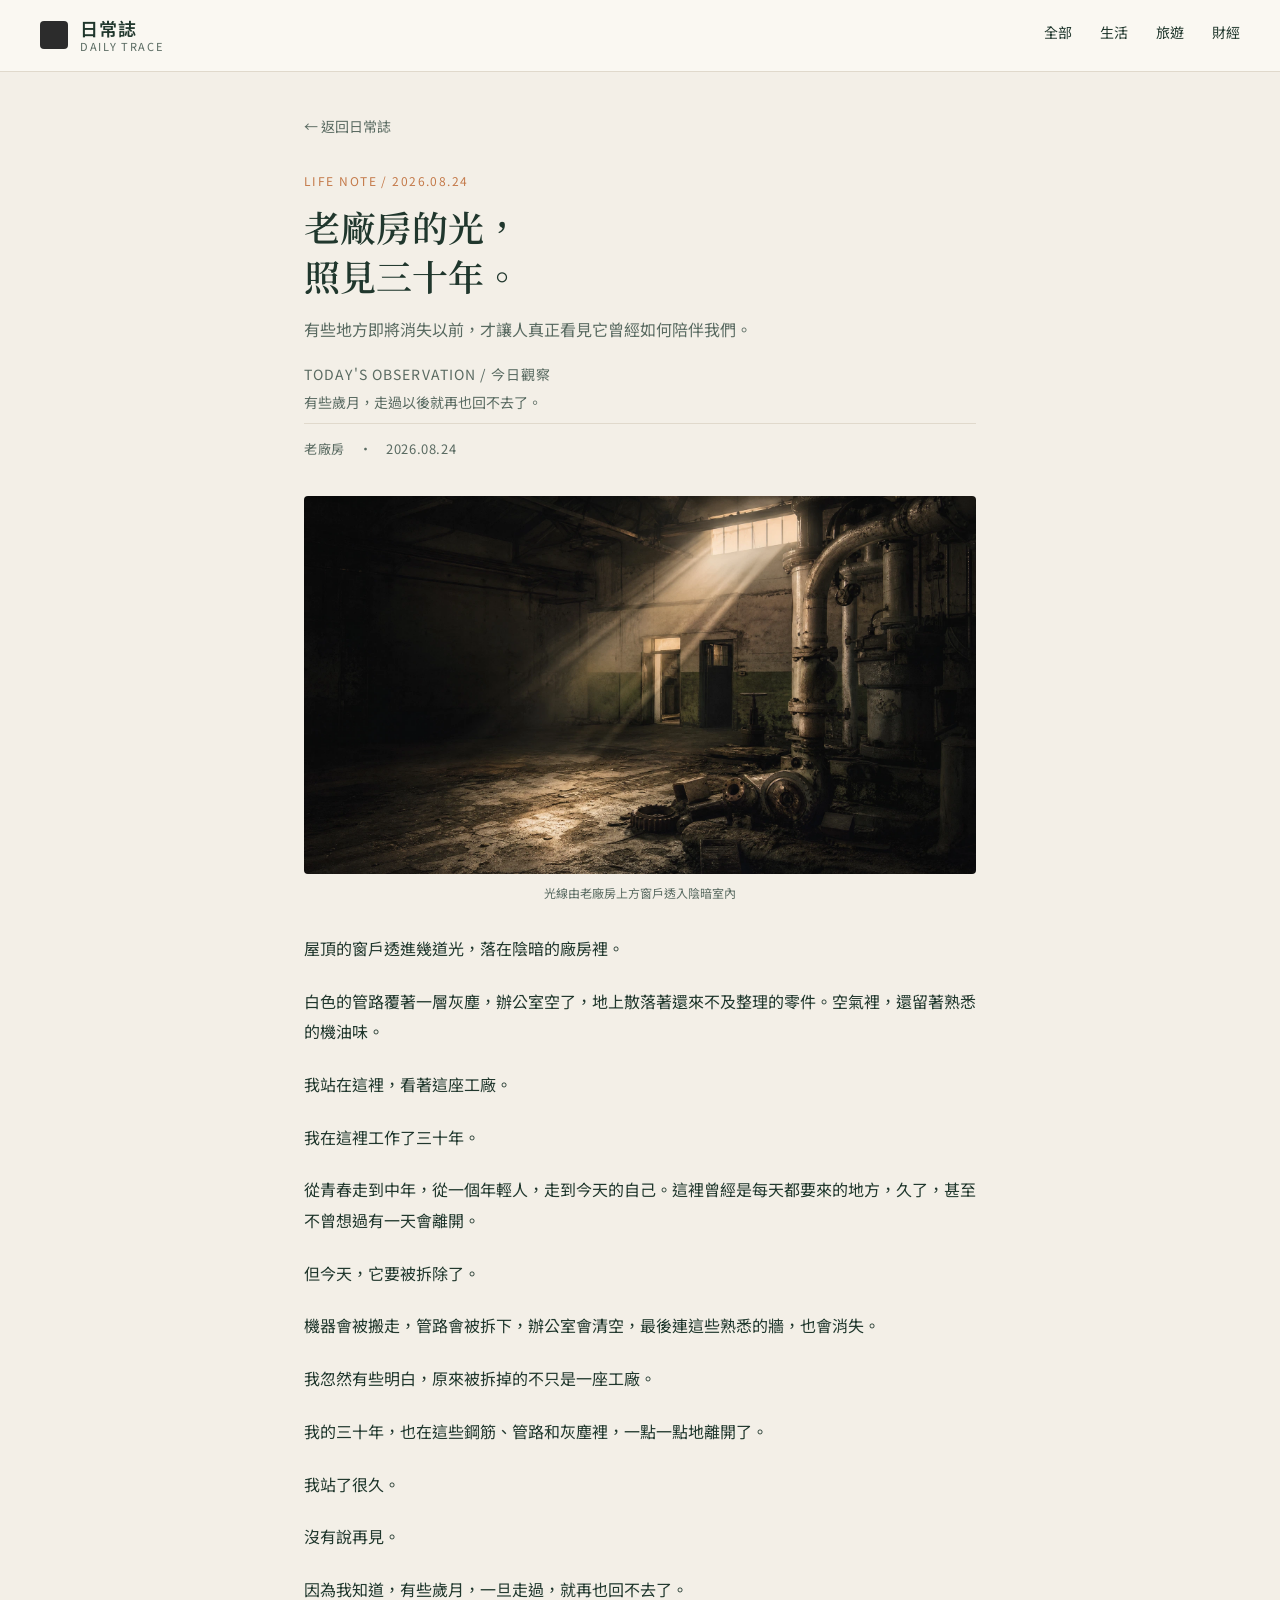
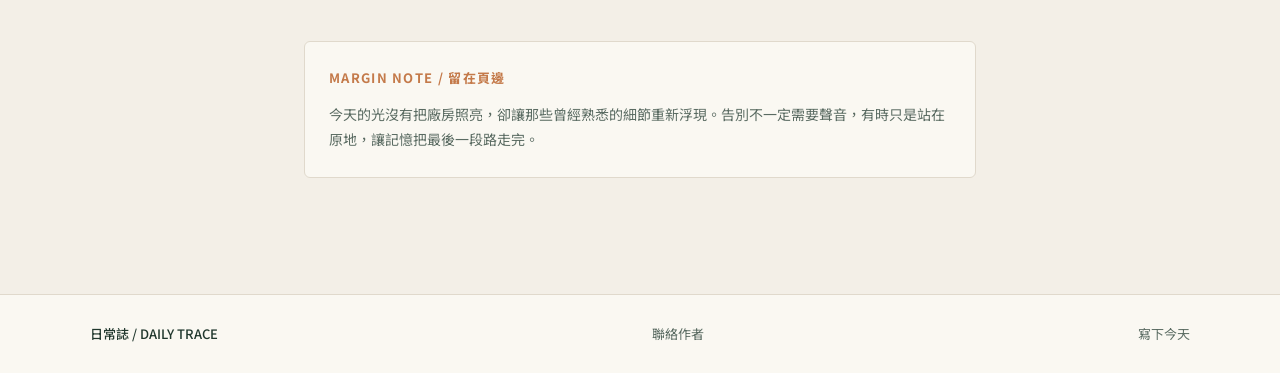
<file: posts/2026-08-24-factory.html>
<!DOCTYPE html>
<html lang="zh-Hant">
<head>
  <meta charset="UTF-8">
  <meta name="viewport" content="width=device-width, initial-scale=1.0">
  <title>老廠房的光，照見三十年｜日常誌</title>
  <link rel="preconnect" href="https://fonts.googleapis.com">
  <link rel="preconnect" href="https://fonts.gstatic.com" crossorigin>
  <link href="https://fonts.googleapis.com/css2?family=Noto+Sans+TC:wght@300;400;500;700&family=Noto+Serif+TC:wght@400;600;700&display=swap" rel="stylesheet">
  <link rel="stylesheet" href="../style.css">
  <style>
    .post-page {
      max-width: 720px;
      margin: 0 auto;
      padding: 40px 24px 80px;
    }
    .post-back {
      display: inline-block;
      font-size: 14px;
      color: var(--text-muted);
      margin-bottom: 32px;
    }
    .post-back:hover {
      color: var(--accent);
    }
    .post-header {
      margin-bottom: 36px;
    }
    .post-label {
      font-size: 12px;
      letter-spacing: 0.12em;
      color: var(--accent);
      margin-bottom: 12px;
    }
    .post-title {
      font-family: "Noto Serif TC", serif;
      font-size: 36px;
      font-weight: 600;
      line-height: 1.35;
      margin-bottom: 16px;
    }
    .post-subtitle {
      font-size: 16px;
      color: var(--text-muted);
      margin-bottom: 20px;
      line-height: 1.7;
    }
    .post-meta {
      font-size: 13px;
      color: var(--text-muted);
      letter-spacing: 0.05em;
      border-top: 1px solid var(--line);
      padding-top: 14px;
    }
    .post-body {
      font-size: 16px;
      line-height: 1.9;
      color: var(--text);
    }
    .post-body p {
      margin-bottom: 1.4em;
    }
    .photo-full {
      margin: 28px 0;
    }
    .photo-full img {
      width: 100%;
      border-radius: 4px;
      background: #e8e2d6;
    }
    .photo-full figcaption {
      font-size: 12px;
      color: var(--text-muted);
      margin-top: 8px;
      text-align: center;
    }
    .margin-note {
      background: var(--bg-soft);
      border: 1px solid var(--line);
      border-radius: 6px;
      padding: 24px;
      margin: 36px 0;
    }
    .margin-note h4 {
      font-size: 13px;
      letter-spacing: 0.1em;
      color: var(--accent);
      margin-bottom: 12px;
    }
    .margin-note p {
      font-size: 14px;
      color: var(--text-muted);
      line-height: 1.8;
      margin-bottom: 0;
    }
    .en-subtitle {
      font-size: 14px;
      letter-spacing: 0.08em;
      color: var(--text-muted);
      margin: 8px 0 4px;
    }
    .en-desc {
      font-size: 14px;
      color: var(--text-muted);
      margin-bottom: 8px;
    }
    @media (max-width: 600px) {
      .post-title {
        font-size: 28px;
      }
    }
  </style>
</head>
<body>

  <header class="site-header">
    <a href="../index.html" class="logo">
      <div class="logo-mark"></div>
      <div class="logo-text">
        <span class="zh">日常誌</span>
        <span class="en">DAILY TRACE</span>
      </div>
    </a>
    <nav class="nav">
      <a href="../index.html">全部</a>
      <a href="../index.html">生活</a>
      <a href="../index.html">旅遊</a>
      <a href="../index.html">財經</a>
    </nav>
  </header>

  <article class="post-page">
    <a href="../index.html" class="post-back">← 返回日常誌</a>

    <header class="post-header">
      <div class="post-label">LIFE NOTE / 2026.08.24</div>
      <h1 class="post-title">老廠房的光，<br>照見三十年。</h1>
      <p class="post-subtitle">有些地方即將消失以前，才讓人真正看見它曾經如何陪伴我們。</p>
      <div class="en-subtitle">TODAY'S OBSERVATION / 今日觀察</div>
      <div class="en-desc">有些歲月，走過以後就再也回不去了。</div>
      <div class="post-meta">老廠房　·　2026.08.24</div>
    </header>

    <div class="post-body">
      <figure class="photo-full">
        <img src="../images/factory-01.jpg" alt="光線由老廠房上方窗戶透入陰暗室內">
        <figcaption>光線由老廠房上方窗戶透入陰暗室內</figcaption>
      </figure>

      <p>屋頂的窗戶透進幾道光，落在陰暗的廠房裡。</p>

      <p>白色的管路覆著一層灰塵，辦公室空了，地上散落著還來不及整理的零件。空氣裡，還留著熟悉的機油味。</p>

      <p>我站在這裡，看著這座工廠。</p>

      <p>我在這裡工作了三十年。</p>

      <p>從青春走到中年，從一個年輕人，走到今天的自己。這裡曾經是每天都要來的地方，久了，甚至不曾想過有一天會離開。</p>

      <p>但今天，它要被拆除了。</p>

      <p>機器會被搬走，管路會被拆下，辦公室會清空，最後連這些熟悉的牆，也會消失。</p>

      <p>我忽然有些明白，原來被拆掉的不只是一座工廠。</p>

      <p>我的三十年，也在這些鋼筋、管路和灰塵裡，一點一點地離開了。</p>

      <p>我站了很久。</p>

      <p>沒有說再見。</p>

      <p>因為我知道，有些歲月，一旦走過，就再也回不去了。</p>

      <div class="margin-note">
        <h4>MARGIN NOTE / 留在頁邊</h4>
        <p>今天的光沒有把廠房照亮，卻讓那些曾經熟悉的細節重新浮現。告別不一定需要聲音，有時只是站在原地，讓記憶把最後一段路走完。</p>
      </div>
    </div>
  </article>

  <footer class="site-footer">
    <div class="footer-inner">
      <a href="../index.html" class="footer-logo">日常誌 / DAILY TRACE</a>
      <a href="mailto:bonic1001c@gmail.com">聯絡作者</a>
      <span class="footer-note">寫下今天</span>
    </div>
  </footer>

</body>
</html>
</file>
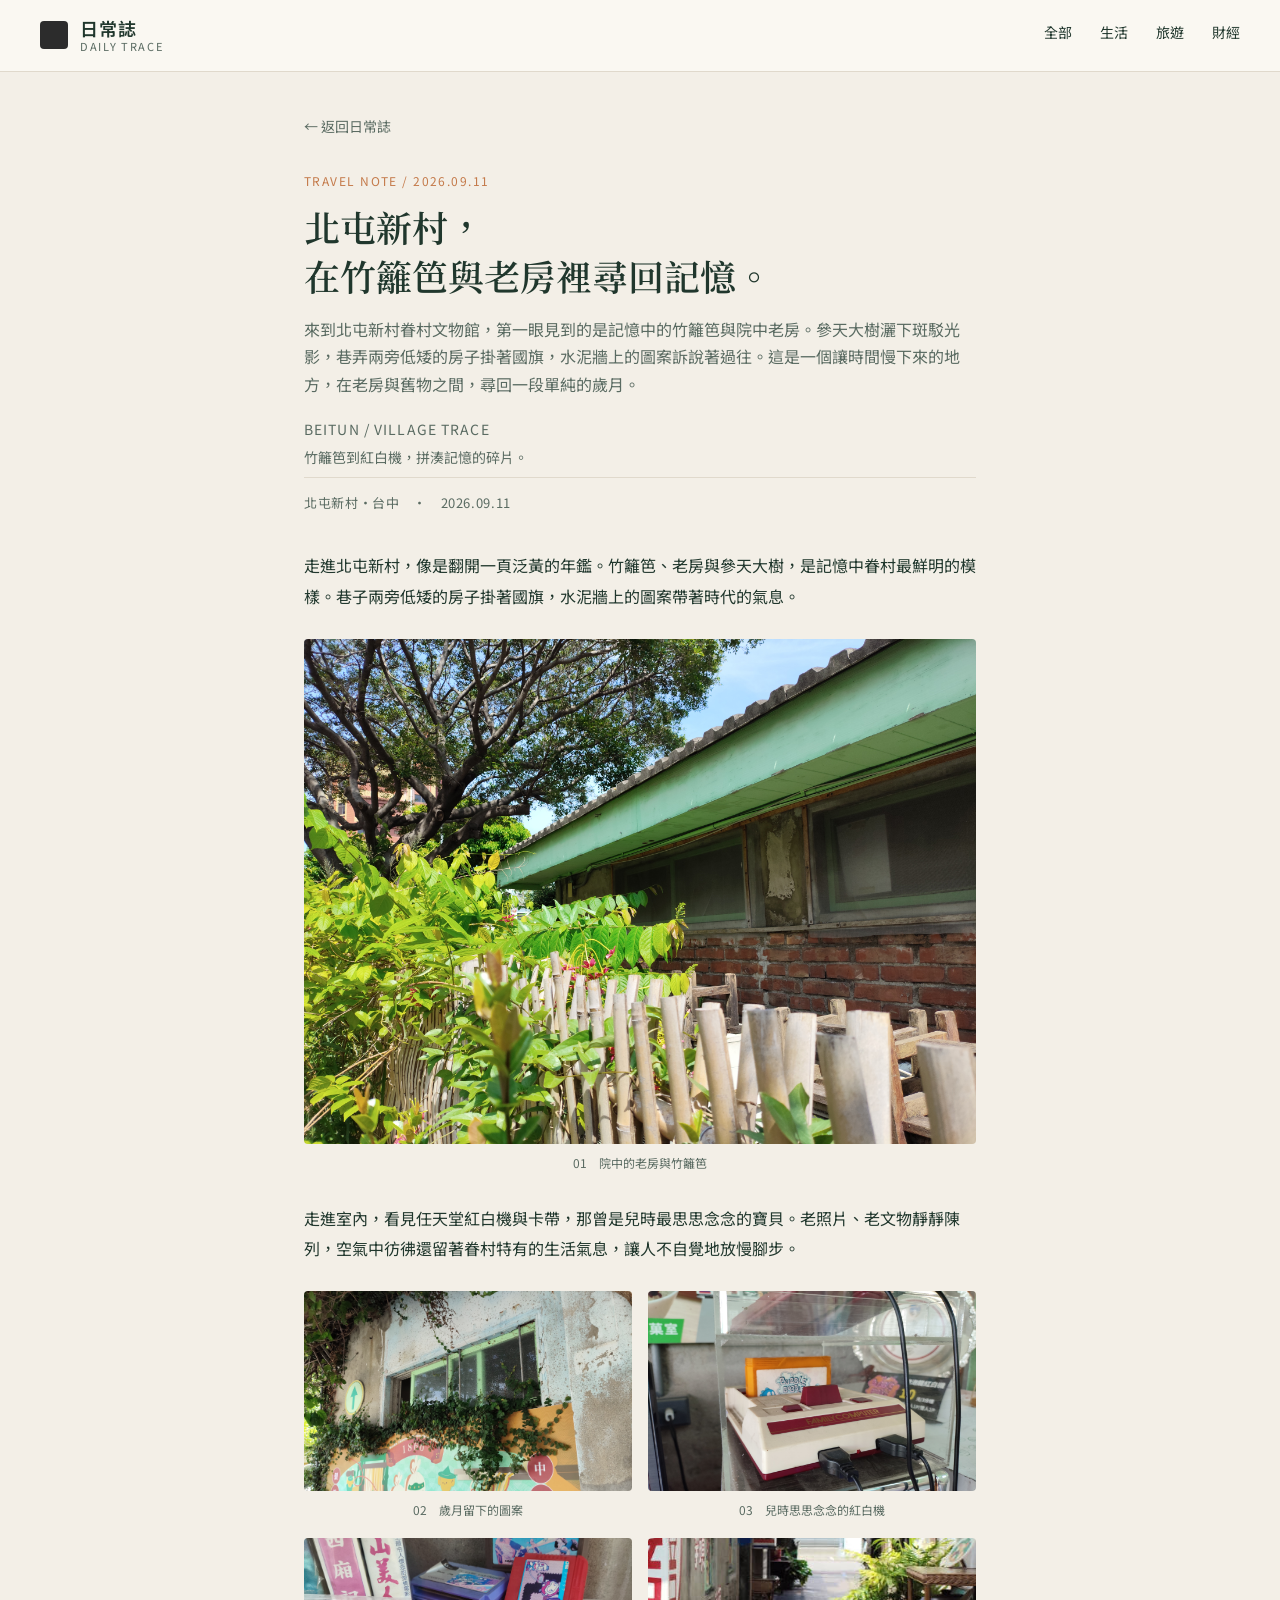
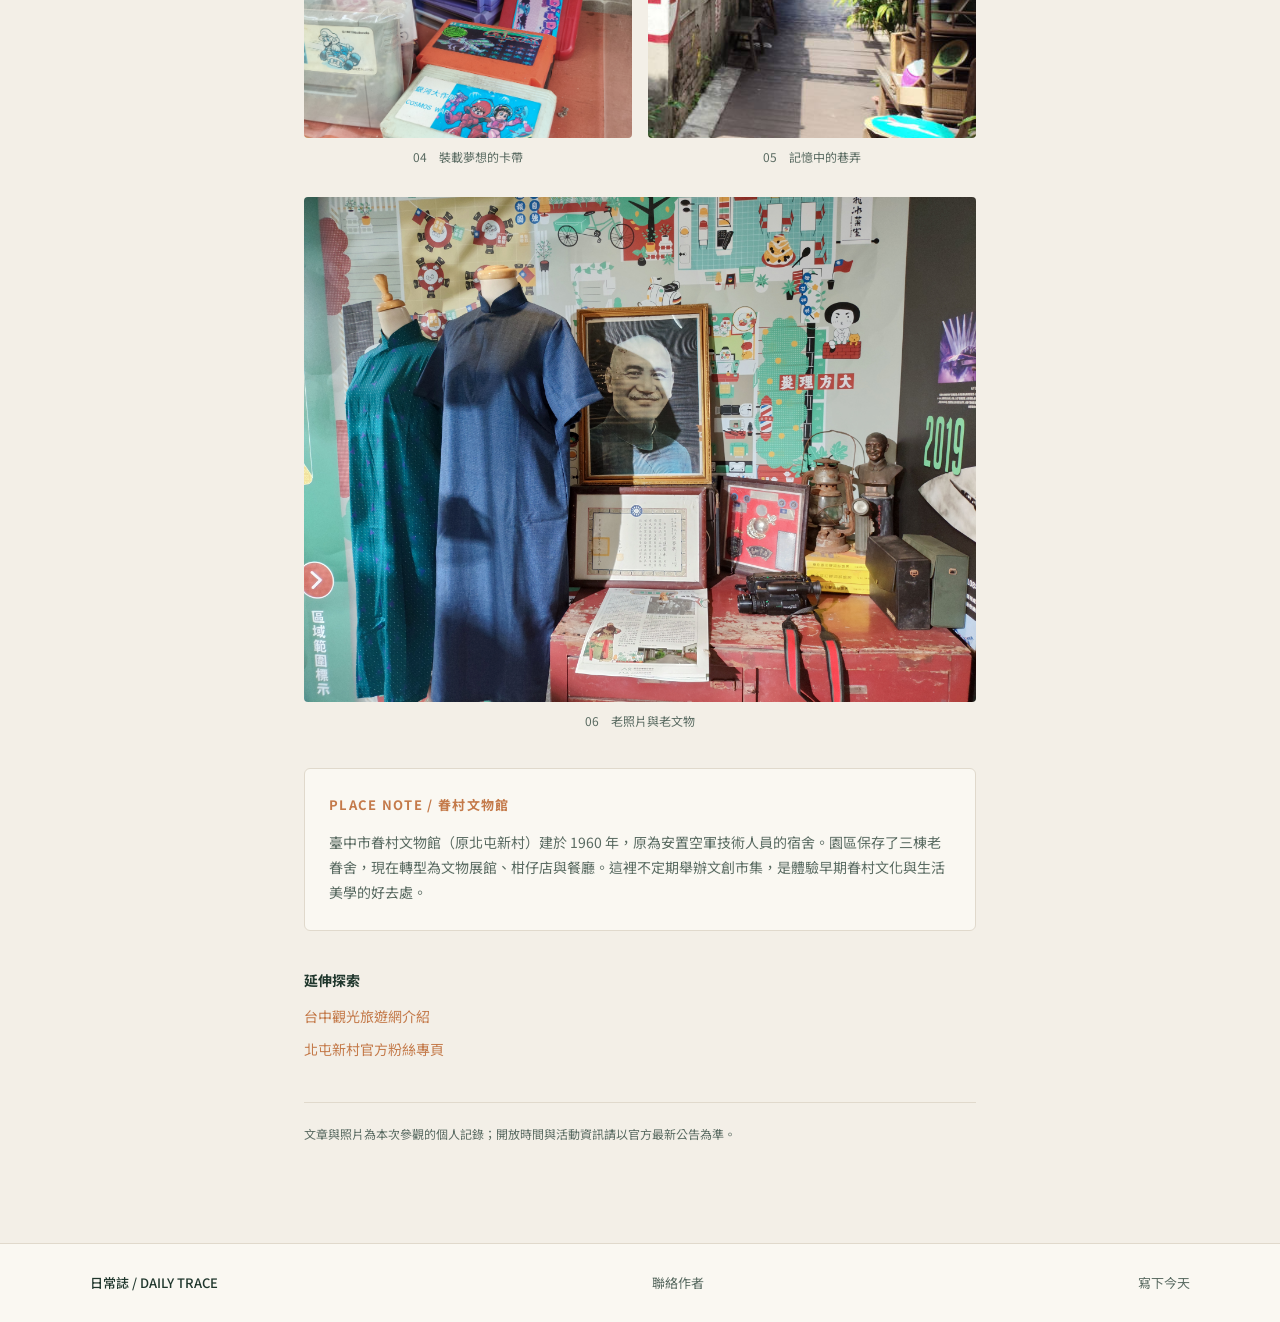
<file: posts/2026-09-11-beitun.html>
<!DOCTYPE html>
<html lang="zh-Hant">
<head>
  <meta charset="UTF-8">
  <meta name="viewport" content="width=device-width, initial-scale=1.0">
  <title>北屯新村，在竹籬笆與老房裡尋回記憶｜日常誌</title>
  <link rel="preconnect" href="https://fonts.googleapis.com">
  <link rel="preconnect" href="https://fonts.gstatic.com" crossorigin>
  <link href="https://fonts.googleapis.com/css2?family=Noto+Sans+TC:wght@300;400;500;700&family=Noto+Serif+TC:wght@400;600;700&display=swap" rel="stylesheet">
  <link rel="stylesheet" href="../style.css">
  <style>
    .post-page {
      max-width: 720px;
      margin: 0 auto;
      padding: 40px 24px 80px;
    }
    .post-back {
      display: inline-block;
      font-size: 14px;
      color: var(--text-muted);
      margin-bottom: 32px;
    }
    .post-back:hover {
      color: var(--accent);
    }
    .post-header {
      margin-bottom: 36px;
    }
    .post-label {
      font-size: 12px;
      letter-spacing: 0.12em;
      color: var(--accent);
      margin-bottom: 12px;
    }
    .post-title {
      font-family: "Noto Serif TC", serif;
      font-size: 36px;
      font-weight: 600;
      line-height: 1.35;
      margin-bottom: 16px;
    }
    .post-subtitle {
      font-size: 16px;
      color: var(--text-muted);
      margin-bottom: 20px;
      line-height: 1.7;
    }
    .post-meta {
      font-size: 13px;
      color: var(--text-muted);
      letter-spacing: 0.05em;
      border-top: 1px solid var(--line);
      padding-top: 14px;
    }
    .post-body {
      font-size: 16px;
      line-height: 1.9;
      color: var(--text);
    }
    .post-body p {
      margin-bottom: 1.4em;
    }
    .photo-grid {
      display: grid;
      grid-template-columns: 1fr 1fr;
      gap: 16px;
      margin: 28px 0;
    }
    .photo-grid figure {
      margin: 0;
    }
    .photo-grid img {
      width: 100%;
      height: 200px;
      object-fit: cover;
      border-radius: 4px;
      background: #e8e2d6;
    }
    .photo-grid figcaption {
      font-size: 12px;
      color: var(--text-muted);
      margin-top: 8px;
      text-align: center;
    }
    .photo-full {
      margin: 28px 0;
    }
    .photo-full img {
      width: 100%;
      border-radius: 4px;
      background: #e8e2d6;
    }
    .photo-full figcaption {
      font-size: 12px;
      color: var(--text-muted);
      margin-top: 8px;
      text-align: center;
    }
    .place-note {
      background: var(--bg-soft);
      border: 1px solid var(--line);
      border-radius: 6px;
      padding: 24px;
      margin: 36px 0;
    }
    .place-note h4 {
      font-size: 13px;
      letter-spacing: 0.1em;
      color: var(--accent);
      margin-bottom: 12px;
    }
    .place-note p {
      font-size: 14px;
      color: var(--text-muted);
      line-height: 1.8;
      margin-bottom: 0;
    }
    .extend-links {
      margin: 28px 0;
    }
    .extend-links h4 {
      font-size: 14px;
      margin-bottom: 10px;
    }
    .extend-links ul {
      list-style: none;
      font-size: 14px;
    }
    .extend-links li {
      margin-bottom: 6px;
    }
    .extend-links a {
      color: var(--accent);
      border-bottom: 1px solid transparent;
    }
    .extend-links a:hover {
      border-bottom-color: var(--accent);
    }
    .post-disclaimer {
      font-size: 12px;
      color: var(--text-muted);
      margin-top: 40px;
      padding-top: 20px;
      border-top: 1px solid var(--line);
    }
    .en-subtitle {
      font-size: 14px;
      letter-spacing: 0.08em;
      color: var(--text-muted);
      margin: 8px 0 4px;
    }
    .en-desc {
      font-size: 14px;
      color: var(--text-muted);
      margin-bottom: 8px;
    }
    @media (max-width: 600px) {
      .post-title {
        font-size: 28px;
      }
      .photo-grid {
        grid-template-columns: 1fr;
      }
      .photo-grid img {
        height: 220px;
      }
    }
  </style>
</head>
<body>

  <header class="site-header">
    <a href="../index.html" class="logo">
      <div class="logo-mark"></div>
      <div class="logo-text">
        <span class="zh">日常誌</span>
        <span class="en">DAILY TRACE</span>
      </div>
    </a>
    <nav class="nav">
      <a href="../index.html">全部</a>
      <a href="../index.html">生活</a>
      <a href="../index.html">旅遊</a>
      <a href="../index.html">財經</a>
    </nav>
  </header>

  <article class="post-page">
    <a href="../index.html" class="post-back">← 返回日常誌</a>

    <header class="post-header">
      <div class="post-label">TRAVEL NOTE / 2026.09.11</div>
      <h1 class="post-title">北屯新村，<br>在竹籬笆與老房裡尋回記憶。</h1>
      <p class="post-subtitle">來到北屯新村眷村文物館，第一眼見到的是記憶中的竹籬笆與院中老房。參天大樹灑下斑駁光影，巷弄兩旁低矮的房子掛著國旗，水泥牆上的圖案訴說著過往。這是一個讓時間慢下來的地方，在老房與舊物之間，尋回一段單純的歲月。</p>
      <div class="en-subtitle">BEITUN / VILLAGE TRACE</div>
      <div class="en-desc">竹籬笆到紅白機，拼湊記憶的碎片。</div>
      <div class="post-meta">北屯新村・台中　·　2026.09.11</div>
    </header>

    <div class="post-body">
      <p>走進北屯新村，像是翻開一頁泛黃的年鑑。竹籬笆、老房與參天大樹，是記憶中眷村最鮮明的模樣。巷子兩旁低矮的房子掛著國旗，水泥牆上的圖案帶著時代的氣息。</p>

      <figure class="photo-full">
        <img src="../images/beitun-01.jpg" alt="院中的老房與竹籬笆">
        <figcaption>01　院中的老房與竹籬笆</figcaption>
      </figure>

      <p>走進室內，看見任天堂紅白機與卡帶，那曾是兒時最思思念念的寶貝。老照片、老文物靜靜陳列，空氣中彷彿還留著眷村特有的生活氣息，讓人不自覺地放慢腳步。</p>

      <div class="photo-grid">
        <figure>
          <img src="../images/beitun-02.jpg" alt="歲月留下的圖案">
          <figcaption>02　歲月留下的圖案</figcaption>
        </figure>
        <figure>
          <img src="../images/beitun-03.jpg" alt="兒時思思念念的紅白機">
          <figcaption>03　兒時思思念念的紅白機</figcaption>
        </figure>
        <figure>
          <img src="../images/beitun-04.jpg" alt="裝載夢想的卡帶">
          <figcaption>04　裝載夢想的卡帶</figcaption>
        </figure>
        <figure>
          <img src="../images/beitun-05.jpg" alt="記憶中的巷弄">
          <figcaption>05　記憶中的巷弄</figcaption>
        </figure>
      </div>

      <figure class="photo-full">
        <img src="../images/beitun-06.jpg" alt="老照片與老文物陳列">
        <figcaption>06　老照片與老文物</figcaption>
      </figure>

      <div class="place-note">
        <h4>PLACE NOTE / 眷村文物館</h4>
        <p>臺中市眷村文物館（原北屯新村）建於 1960 年，原為安置空軍技術人員的宿舍。園區保存了三棟老眷舍，現在轉型為文物展館、柑仔店與餐廳。這裡不定期舉辦文創市集，是體驗早期眷村文化與生活美學的好去處。</p>
      </div>

      <div class="extend-links">
        <h4>延伸探索</h4>
        <ul>
          <li><a href="https://travel.taichung.gov.tw/" target="_blank" rel="noopener">台中觀光旅遊網介紹</a></li>
          <li><a href="https://www.facebook.com/" target="_blank" rel="noopener">北屯新村官方粉絲專頁</a></li>
        </ul>
      </div>

      <p class="post-disclaimer">文章與照片為本次參觀的個人記錄；開放時間與活動資訊請以官方最新公告為準。</p>
    </div>
  </article>

  <footer class="site-footer">
    <div class="footer-inner">
      <a href="../index.html" class="footer-logo">日常誌 / DAILY TRACE</a>
      <a href="mailto:bonic1001c@gmail.com">聯絡作者</a>
      <span class="footer-note">寫下今天</span>
    </div>
  </footer>

</body>
</html>
</file>
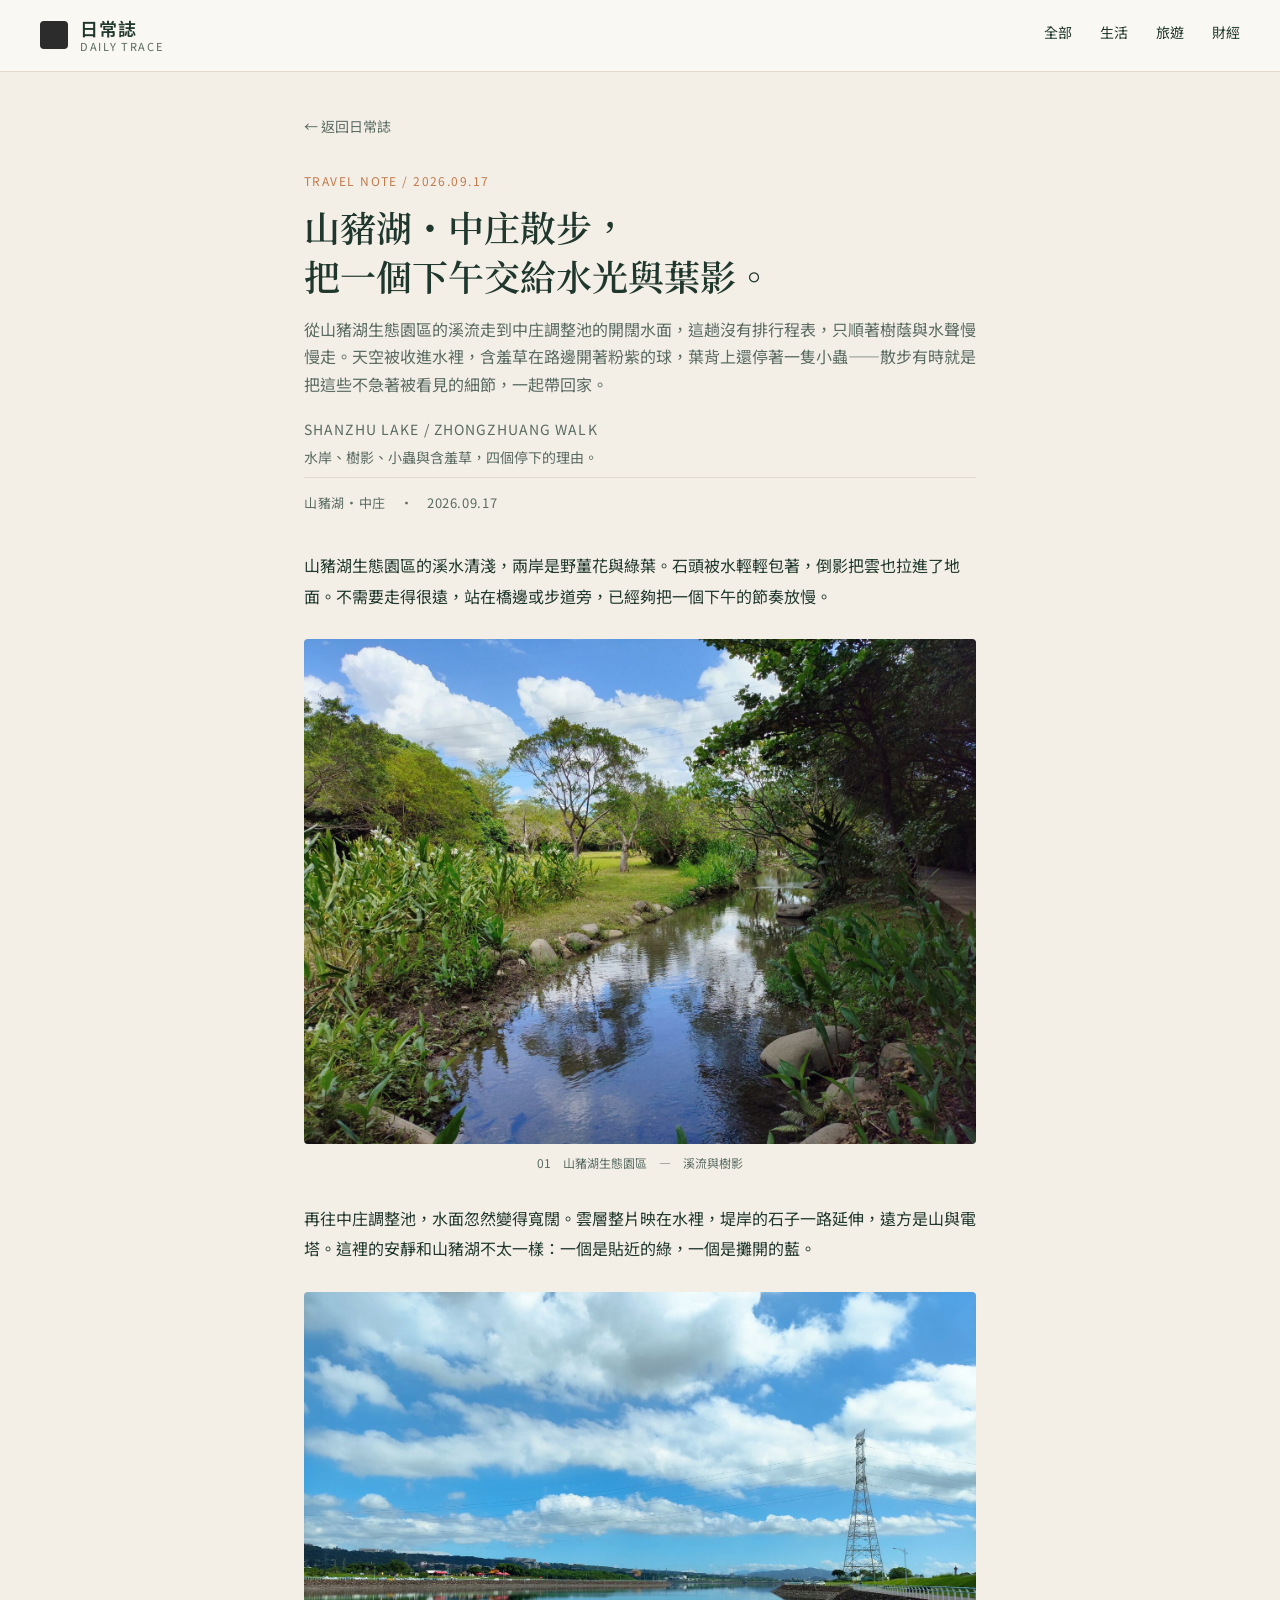
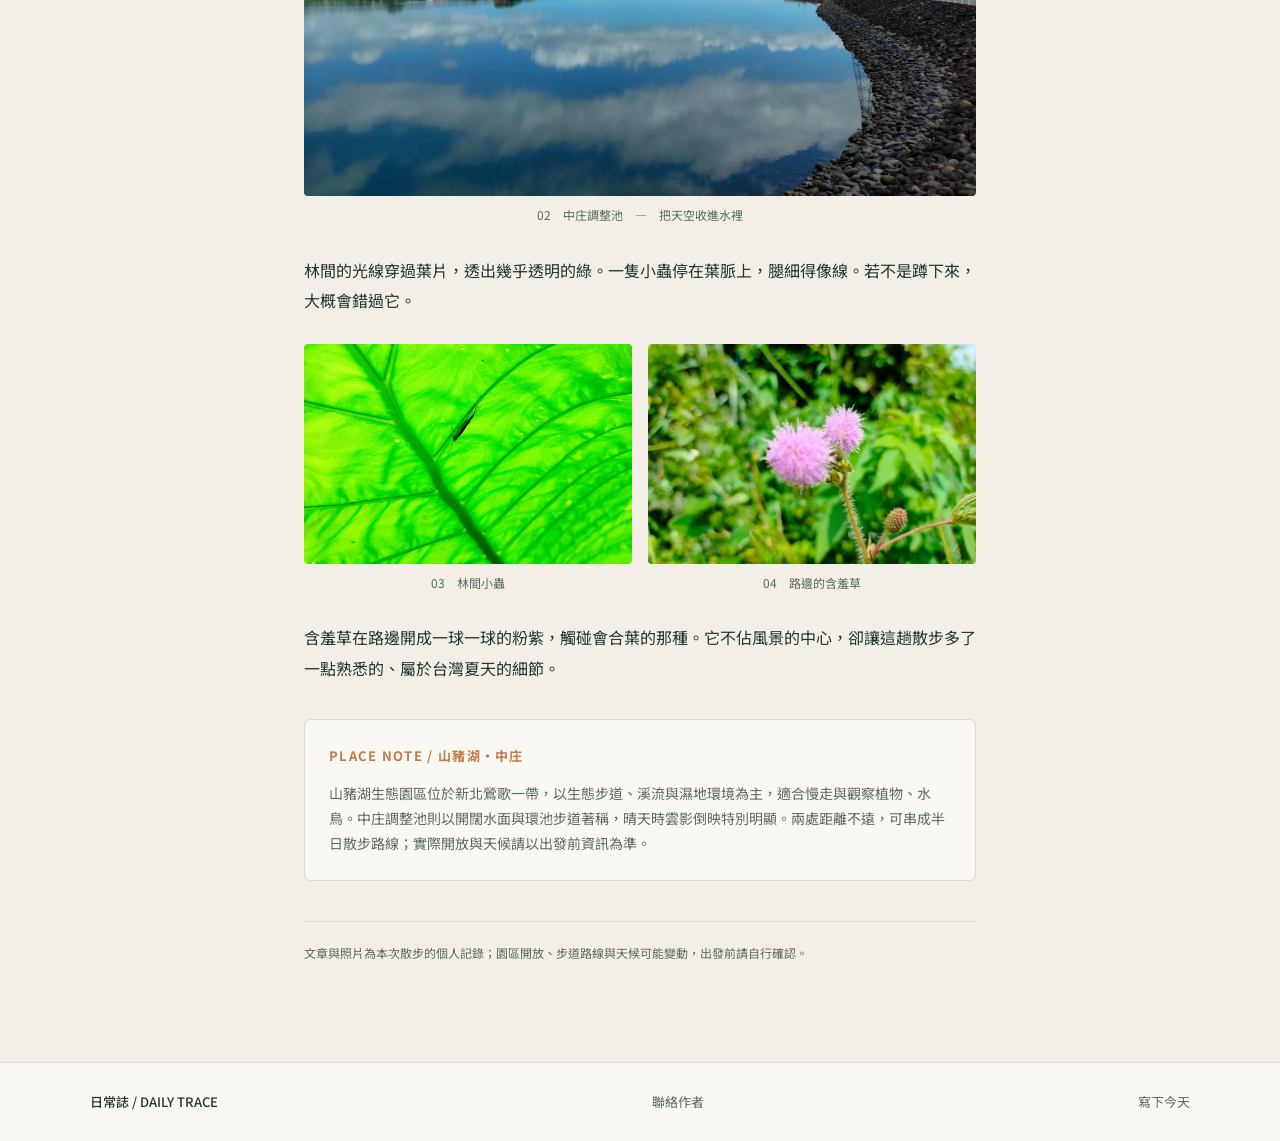
<file: posts/2026-09-17-shanzhu.html>
<!DOCTYPE html>
<html lang="zh-Hant">
<head>
  <meta charset="UTF-8">
  <meta name="viewport" content="width=device-width, initial-scale=1.0">
  <title>山豬湖・中庄散步｜日常誌</title>
  <link rel="preconnect" href="https://fonts.googleapis.com">
  <link rel="preconnect" href="https://fonts.gstatic.com" crossorigin>
  <link href="https://fonts.googleapis.com/css2?family=Noto+Sans+TC:wght@300;400;500;700&family=Noto+Serif+TC:wght@400;600;700&display=swap" rel="stylesheet">
  <link rel="stylesheet" href="../style.css">
  <style>
    .post-page {
      max-width: 720px;
      margin: 0 auto;
      padding: 40px 24px 80px;
    }
    .post-back {
      display: inline-block;
      font-size: 14px;
      color: var(--text-muted);
      margin-bottom: 32px;
    }
    .post-back:hover { color: var(--accent); }
    .post-header { margin-bottom: 36px; }
    .post-label {
      font-size: 12px;
      letter-spacing: 0.12em;
      color: var(--accent);
      margin-bottom: 12px;
    }
    .post-title {
      font-family: "Noto Serif TC", serif;
      font-size: 36px;
      font-weight: 600;
      line-height: 1.35;
      margin-bottom: 16px;
    }
    .post-subtitle {
      font-size: 16px;
      color: var(--text-muted);
      margin-bottom: 20px;
      line-height: 1.7;
    }
    .post-meta {
      font-size: 13px;
      color: var(--text-muted);
      letter-spacing: 0.05em;
      border-top: 1px solid var(--line);
      padding-top: 14px;
    }
    .post-body {
      font-size: 16px;
      line-height: 1.9;
      color: var(--text);
    }
    .post-body p { margin-bottom: 1.4em; }
    .photo-grid {
      display: grid;
      grid-template-columns: 1fr 1fr;
      gap: 16px;
      margin: 28px 0;
    }
    .photo-grid figure { margin: 0; }
    .photo-grid img {
      width: 100%;
      height: 220px;
      object-fit: cover;
      border-radius: 4px;
      background: #e8e2d6;
    }
    .photo-grid figcaption {
      font-size: 12px;
      color: var(--text-muted);
      margin-top: 8px;
      text-align: center;
    }
    .photo-full { margin: 28px 0; }
    .photo-full img {
      width: 100%;
      border-radius: 4px;
      background: #e8e2d6;
    }
    .photo-full figcaption {
      font-size: 12px;
      color: var(--text-muted);
      margin-top: 8px;
      text-align: center;
    }
    .place-note {
      background: var(--bg-soft);
      border: 1px solid var(--line);
      border-radius: 6px;
      padding: 24px;
      margin: 36px 0;
    }
    .place-note h4 {
      font-size: 13px;
      letter-spacing: 0.1em;
      color: var(--accent);
      margin-bottom: 12px;
    }
    .place-note p {
      font-size: 14px;
      color: var(--text-muted);
      line-height: 1.8;
      margin-bottom: 0;
    }
    .post-disclaimer {
      font-size: 12px;
      color: var(--text-muted);
      margin-top: 40px;
      padding-top: 20px;
      border-top: 1px solid var(--line);
    }
    .en-subtitle {
      font-size: 14px;
      letter-spacing: 0.08em;
      color: var(--text-muted);
      margin: 8px 0 4px;
    }
    .en-desc {
      font-size: 14px;
      color: var(--text-muted);
      margin-bottom: 8px;
    }
    @media (max-width: 600px) {
      .post-title { font-size: 28px; }
      .photo-grid { grid-template-columns: 1fr; }
      .photo-grid img { height: 240px; }
    }
  </style>
</head>
<body>

  <header class="site-header">
    <a href="../index.html" class="logo">
      <div class="logo-mark"></div>
      <div class="logo-text">
        <span class="zh">日常誌</span>
        <span class="en">DAILY TRACE</span>
      </div>
    </a>
    <nav class="nav">
      <a href="../index.html">全部</a>
      <a href="../index.html">生活</a>
      <a href="../index.html">旅遊</a>
      <a href="../index.html">財經</a>
    </nav>
  </header>

  <article class="post-page">
    <a href="../index.html" class="post-back">← 返回日常誌</a>

    <header class="post-header">
      <div class="post-label">TRAVEL NOTE / 2026.09.17</div>
      <h1 class="post-title">山豬湖・中庄散步，<br>把一個下午交給水光與葉影。</h1>
      <p class="post-subtitle">從山豬湖生態園區的溪流走到中庄調整池的開闊水面，這趟沒有排行程表，只順著樹蔭與水聲慢慢走。天空被收進水裡，含羞草在路邊開著粉紫的球，葉背上還停著一隻小蟲——散步有時就是把這些不急著被看見的細節，一起帶回家。</p>
      <div class="en-subtitle">SHANZHU LAKE / ZHONGZHUANG WALK</div>
      <div class="en-desc">水岸、樹影、小蟲與含羞草，四個停下的理由。</div>
      <div class="post-meta">山豬湖・中庄　·　2026.09.17</div>
    </header>

    <div class="post-body">
      <p>山豬湖生態園區的溪水清淺，兩岸是野薑花與綠葉。石頭被水輕輕包著，倒影把雲也拉進了地面。不需要走得很遠，站在橋邊或步道旁，已經夠把一個下午的節奏放慢。</p>

      <figure class="photo-full">
        <img src="../images/shanzhu-01.jpg" alt="山豬湖生態園區溪流與綠意">
        <figcaption>01　山豬湖生態園區　—　溪流與樹影</figcaption>
      </figure>

      <p>再往中庄調整池，水面忽然變得寬闊。雲層整片映在水裡，堤岸的石子一路延伸，遠方是山與電塔。這裡的安靜和山豬湖不太一樣：一個是貼近的綠，一個是攤開的藍。</p>

      <figure class="photo-full">
        <img src="../images/shanzhu-02.jpg" alt="中庄調整池雲影倒映水面">
        <figcaption>02　中庄調整池　—　把天空收進水裡</figcaption>
      </figure>

      <p>林間的光線穿過葉片，透出幾乎透明的綠。一隻小蟲停在葉脈上，腿細得像線。若不是蹲下來，大概會錯過它。</p>

      <div class="photo-grid">
        <figure>
          <img src="../images/shanzhu-03.jpg" alt="林間小蟲停在綠葉上">
          <figcaption>03　林間小蟲</figcaption>
        </figure>
        <figure>
          <img src="../images/shanzhu-04.jpg" alt="路邊的含羞草粉紫花朵">
          <figcaption>04　路邊的含羞草</figcaption>
        </figure>
      </div>

      <p>含羞草在路邊開成一球一球的粉紫，觸碰會合葉的那種。它不佔風景的中心，卻讓這趟散步多了一點熟悉的、屬於台灣夏天的細節。</p>

      <div class="place-note">
        <h4>PLACE NOTE / 山豬湖・中庄</h4>
        <p>山豬湖生態園區位於新北鶯歌一帶，以生態步道、溪流與濕地環境為主，適合慢走與觀察植物、水鳥。中庄調整池則以開闊水面與環池步道著稱，晴天時雲影倒映特別明顯。兩處距離不遠，可串成半日散步路線；實際開放與天候請以出發前資訊為準。</p>
      </div>

      <p class="post-disclaimer">文章與照片為本次散步的個人記錄；園區開放、步道路線與天候可能變動，出發前請自行確認。</p>
    </div>
  </article>

  <footer class="site-footer">
    <div class="footer-inner">
      <a href="../index.html" class="footer-logo">日常誌 / DAILY TRACE</a>
      <a href="mailto:bonic1001c@gmail.com">聯絡作者</a>
      <span class="footer-note">寫下今天</span>
    </div>
  </footer>

</body>
</html>
</file>
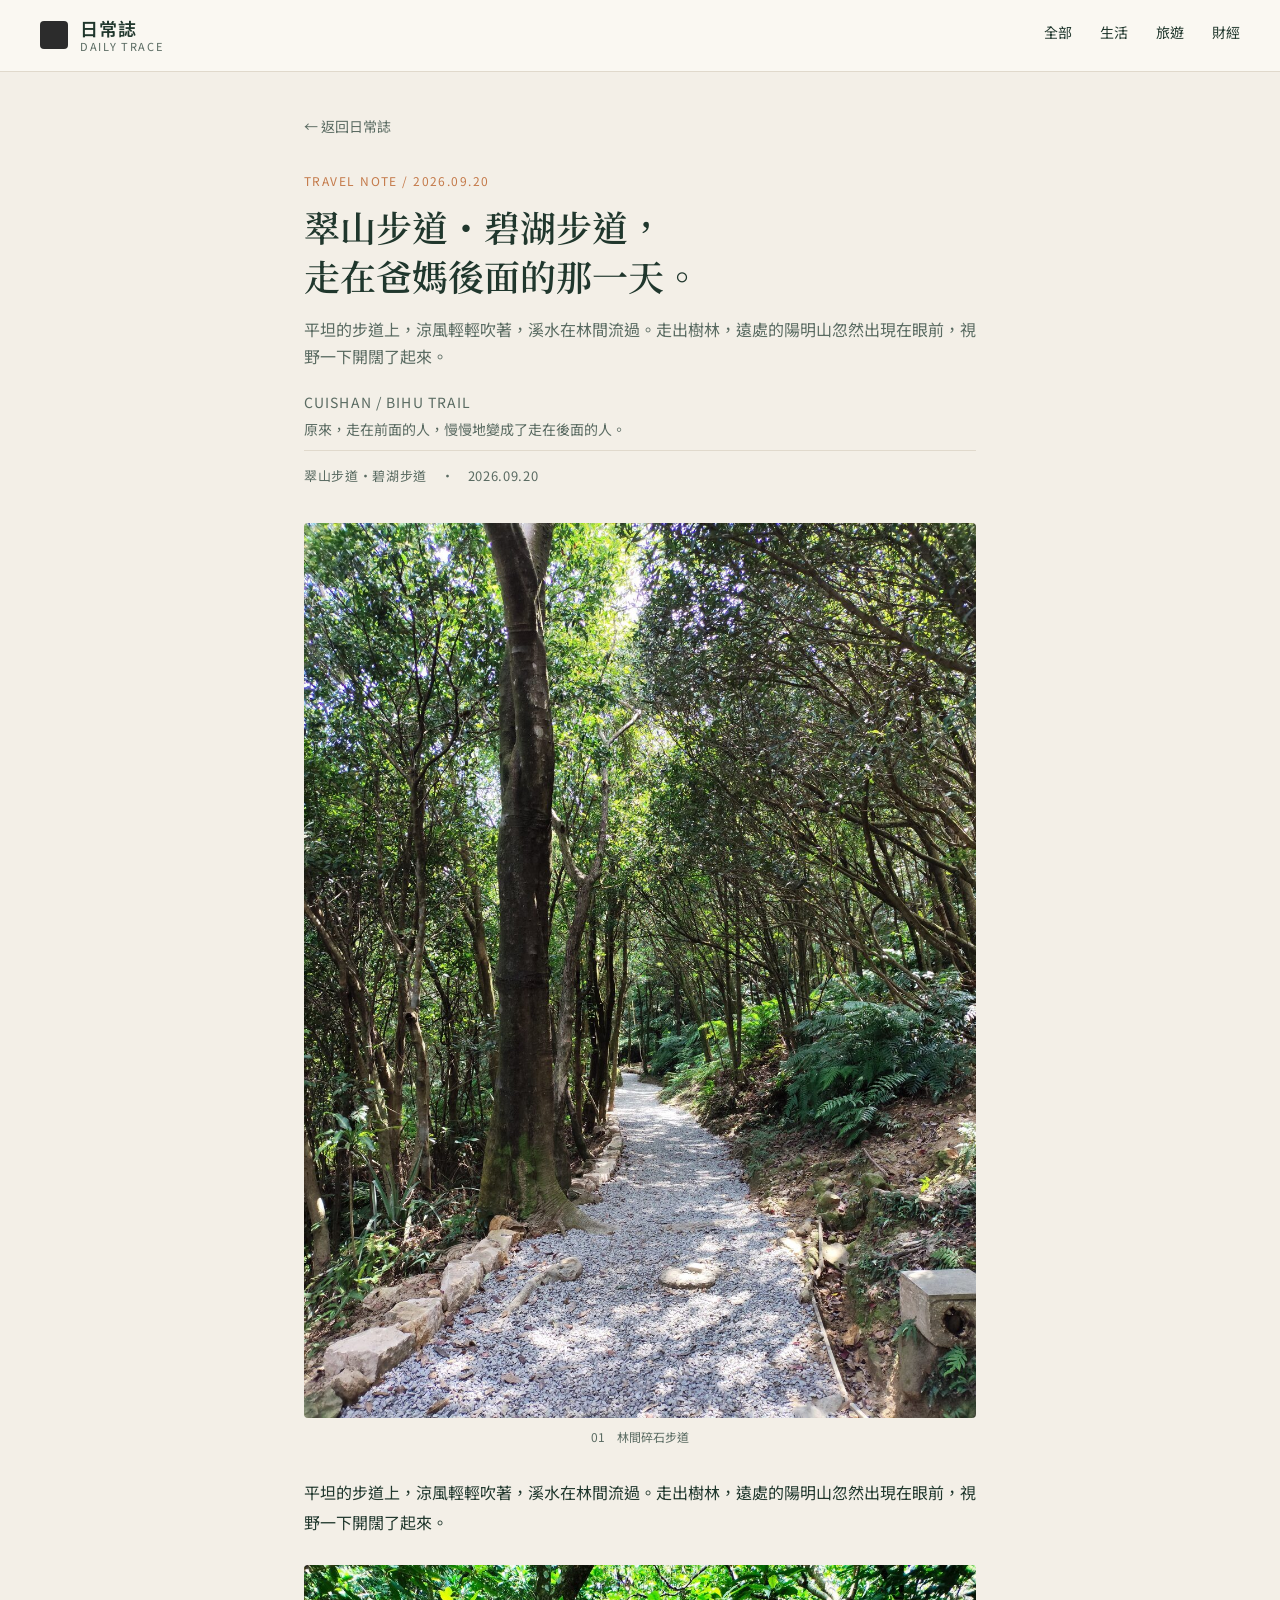
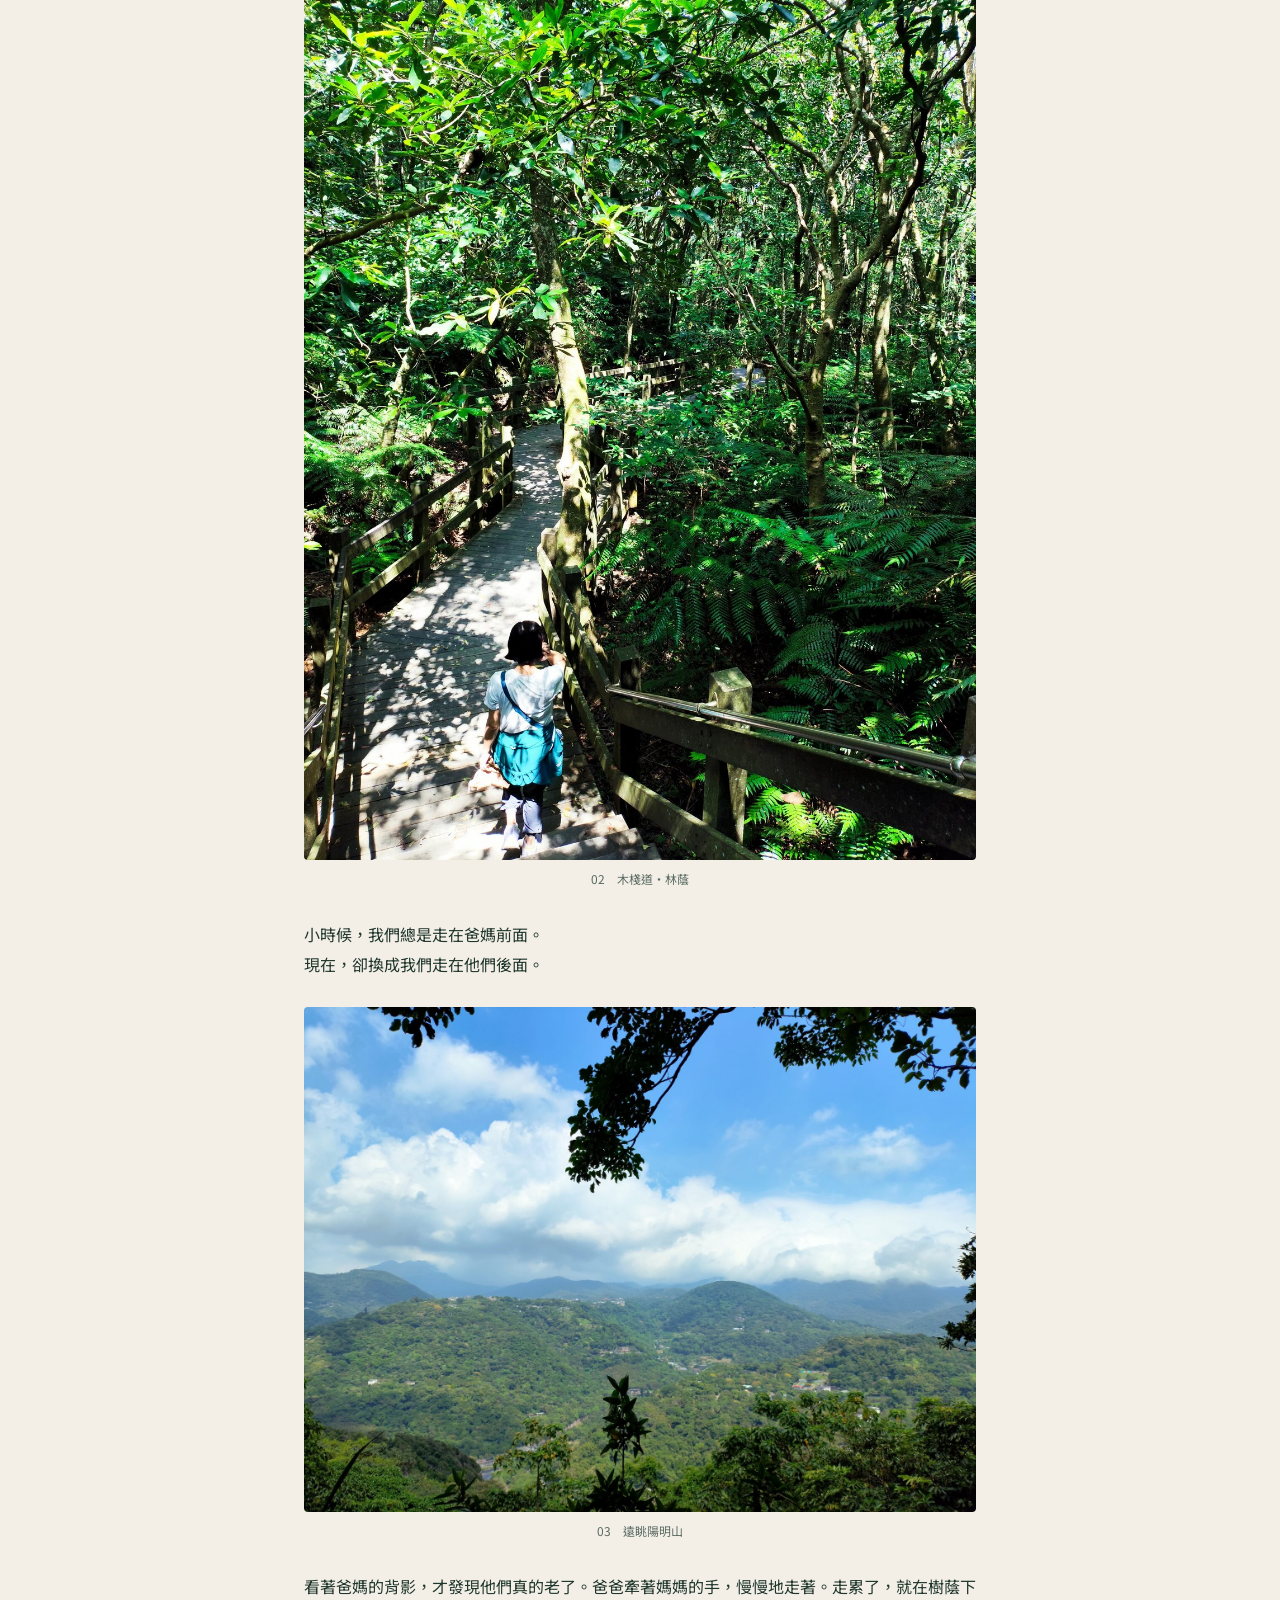
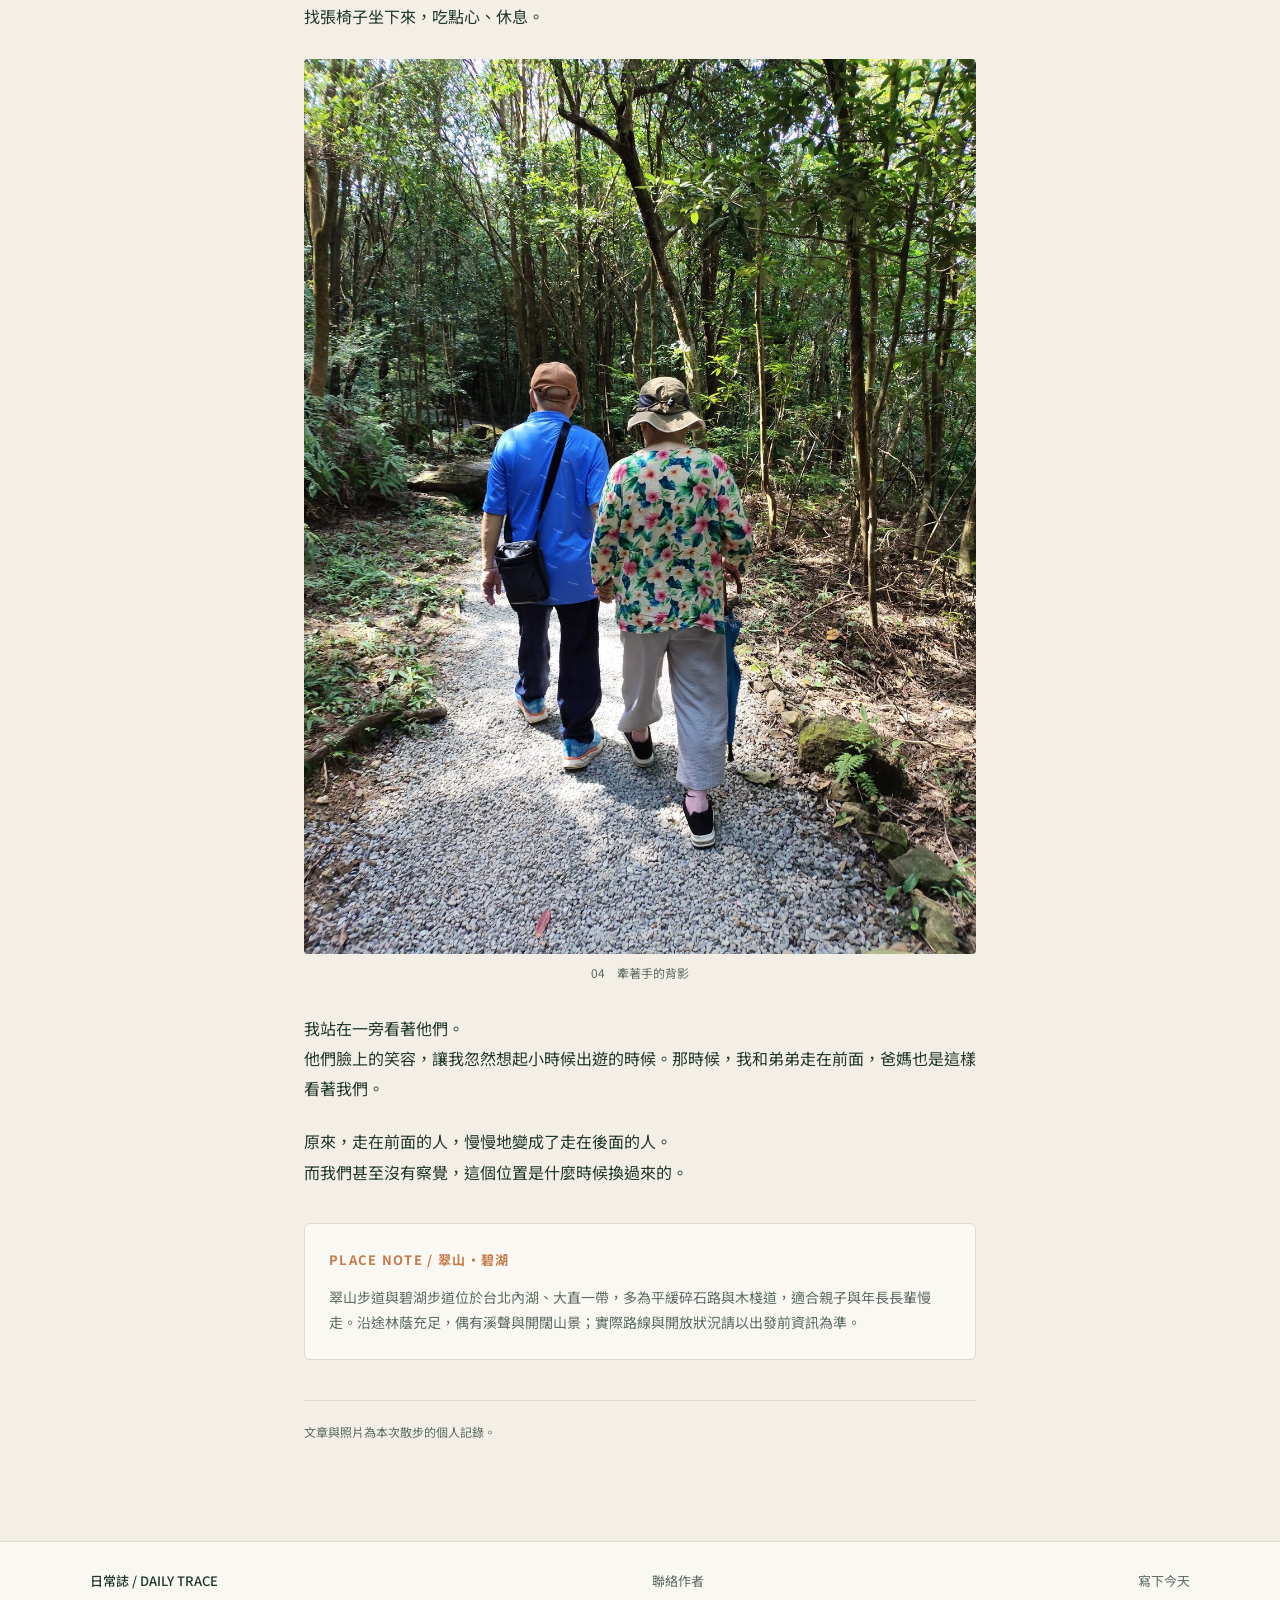
<file: posts/2026-09-20-cuishan.html>
<!DOCTYPE html>
<html lang="zh-Hant">
<head>
  <meta charset="UTF-8">
  <meta name="viewport" content="width=device-width, initial-scale=1.0">
  <title>翠山步道・碧湖步道｜日常誌</title>
  <link rel="preconnect" href="https://fonts.googleapis.com">
  <link rel="preconnect" href="https://fonts.gstatic.com" crossorigin>
  <link href="https://fonts.googleapis.com/css2?family=Noto+Sans+TC:wght@300;400;500;700&family=Noto+Serif+TC:wght@400;600;700&display=swap" rel="stylesheet">
  <link rel="stylesheet" href="../style.css">
  <style>
    .post-page {
      max-width: 720px;
      margin: 0 auto;
      padding: 40px 24px 80px;
    }
    .post-back {
      display: inline-block;
      font-size: 14px;
      color: var(--text-muted);
      margin-bottom: 32px;
    }
    .post-back:hover { color: var(--accent); }
    .post-header { margin-bottom: 36px; }
    .post-label {
      font-size: 12px;
      letter-spacing: 0.12em;
      color: var(--accent);
      margin-bottom: 12px;
    }
    .post-title {
      font-family: "Noto Serif TC", serif;
      font-size: 36px;
      font-weight: 600;
      line-height: 1.35;
      margin-bottom: 16px;
    }
    .post-subtitle {
      font-size: 16px;
      color: var(--text-muted);
      margin-bottom: 20px;
      line-height: 1.7;
    }
    .post-meta {
      font-size: 13px;
      color: var(--text-muted);
      letter-spacing: 0.05em;
      border-top: 1px solid var(--line);
      padding-top: 14px;
    }
    .post-body {
      font-size: 16px;
      line-height: 1.9;
      color: var(--text);
    }
    .post-body p { margin-bottom: 1.4em; }
    .photo-grid {
      display: grid;
      grid-template-columns: 1fr 1fr;
      gap: 16px;
      margin: 28px 0;
    }
    .photo-grid figure { margin: 0; }
    .photo-grid img {
      width: 100%;
      height: 220px;
      object-fit: cover;
      border-radius: 4px;
      background: #e8e2d6;
    }
    .photo-grid figcaption {
      font-size: 12px;
      color: var(--text-muted);
      margin-top: 8px;
      text-align: center;
    }
    .photo-full { margin: 28px 0; }
    .photo-full img {
      width: 100%;
      border-radius: 4px;
      background: #e8e2d6;
    }
    .photo-full figcaption {
      font-size: 12px;
      color: var(--text-muted);
      margin-top: 8px;
      text-align: center;
    }
    .place-note {
      background: var(--bg-soft);
      border: 1px solid var(--line);
      border-radius: 6px;
      padding: 24px;
      margin: 36px 0;
    }
    .place-note h4 {
      font-size: 13px;
      letter-spacing: 0.1em;
      color: var(--accent);
      margin-bottom: 12px;
    }
    .place-note p {
      font-size: 14px;
      color: var(--text-muted);
      line-height: 1.8;
      margin-bottom: 0;
    }
    .post-disclaimer {
      font-size: 12px;
      color: var(--text-muted);
      margin-top: 40px;
      padding-top: 20px;
      border-top: 1px solid var(--line);
    }
    .en-subtitle {
      font-size: 14px;
      letter-spacing: 0.08em;
      color: var(--text-muted);
      margin: 8px 0 4px;
    }
    .en-desc {
      font-size: 14px;
      color: var(--text-muted);
      margin-bottom: 8px;
    }
    @media (max-width: 600px) {
      .post-title { font-size: 28px; }
      .photo-grid { grid-template-columns: 1fr; }
      .photo-grid img { height: 240px; }
    }
  </style>
</head>
<body>

  <header class="site-header">
    <a href="../index.html" class="logo">
      <div class="logo-mark"></div>
      <div class="logo-text">
        <span class="zh">日常誌</span>
        <span class="en">DAILY TRACE</span>
      </div>
    </a>
    <nav class="nav">
      <a href="../index.html">全部</a>
      <a href="../index.html">生活</a>
      <a href="../index.html">旅遊</a>
      <a href="../index.html">財經</a>
    </nav>
  </header>

  <article class="post-page">
    <a href="../index.html" class="post-back">← 返回日常誌</a>

    <header class="post-header">
      <div class="post-label">TRAVEL NOTE / 2026.09.20</div>
      <h1 class="post-title">翠山步道・碧湖步道，<br>走在爸媽後面的那一天。</h1>
      <p class="post-subtitle">平坦的步道上，涼風輕輕吹著，溪水在林間流過。走出樹林，遠處的陽明山忽然出現在眼前，視野一下開闊了起來。</p>
      <div class="en-subtitle">CUISHAN / BIHU TRAIL</div>
      <div class="en-desc">原來，走在前面的人，慢慢地變成了走在後面的人。</div>
      <div class="post-meta">翠山步道・碧湖步道　·　2026.09.20</div>
    </header>

    <div class="post-body">
      <figure class="photo-full">
        <img src="../images/cuishan-01.jpg" alt="翠山步道林間碎石小徑">
        <figcaption>01　林間碎石步道</figcaption>
      </figure>

      <p>平坦的步道上，涼風輕輕吹著，溪水在林間流過。走出樹林，遠處的陽明山忽然出現在眼前，視野一下開闊了起來。</p>

      <figure class="photo-full">
        <img src="../images/cuishan-02.jpg" alt="碧湖步道木棧道與林蔭">
        <figcaption>02　木棧道・林蔭</figcaption>
      </figure>

      <p>小時候，我們總是走在爸媽前面。<br>
現在，卻換成我們走在他們後面。</p>

      <figure class="photo-full">
        <img src="../images/cuishan-03.jpg" alt="步道遠眺陽明山與層疊山巒">
        <figcaption>03　遠眺陽明山</figcaption>
      </figure>

      <p>看著爸媽的背影，才發現他們真的老了。爸爸牽著媽媽的手，慢慢地走著。走累了，就在樹蔭下找張椅子坐下來，吃點心、休息。</p>

      <figure class="photo-full">
        <img src="../images/cuishan-04.jpg" alt="爸媽牽手走在碎石步道上">
        <figcaption>04　牽著手的背影</figcaption>
      </figure>

      <p>我站在一旁看著他們。<br>
他們臉上的笑容，讓我忽然想起小時候出遊的時候。那時候，我和弟弟走在前面，爸媽也是這樣看著我們。</p>

      <p>原來，走在前面的人，慢慢地變成了走在後面的人。<br>
而我們甚至沒有察覺，這個位置是什麼時候換過來的。</p>

      <div class="place-note">
        <h4>PLACE NOTE / 翠山・碧湖</h4>
        <p>翠山步道與碧湖步道位於台北內湖、大直一帶，多為平緩碎石路與木棧道，適合親子與年長長輩慢走。沿途林蔭充足，偶有溪聲與開闊山景；實際路線與開放狀況請以出發前資訊為準。</p>
      </div>

      <p class="post-disclaimer">文章與照片為本次散步的個人記錄。</p>
    </div>
  </article>

  <footer class="site-footer">
    <div class="footer-inner">
      <a href="../index.html" class="footer-logo">日常誌 / DAILY TRACE</a>
      <a href="mailto:bonic1001c@gmail.com">聯絡作者</a>
      <span class="footer-note">寫下今天</span>
    </div>
  </footer>

</body>
</html>
</file>
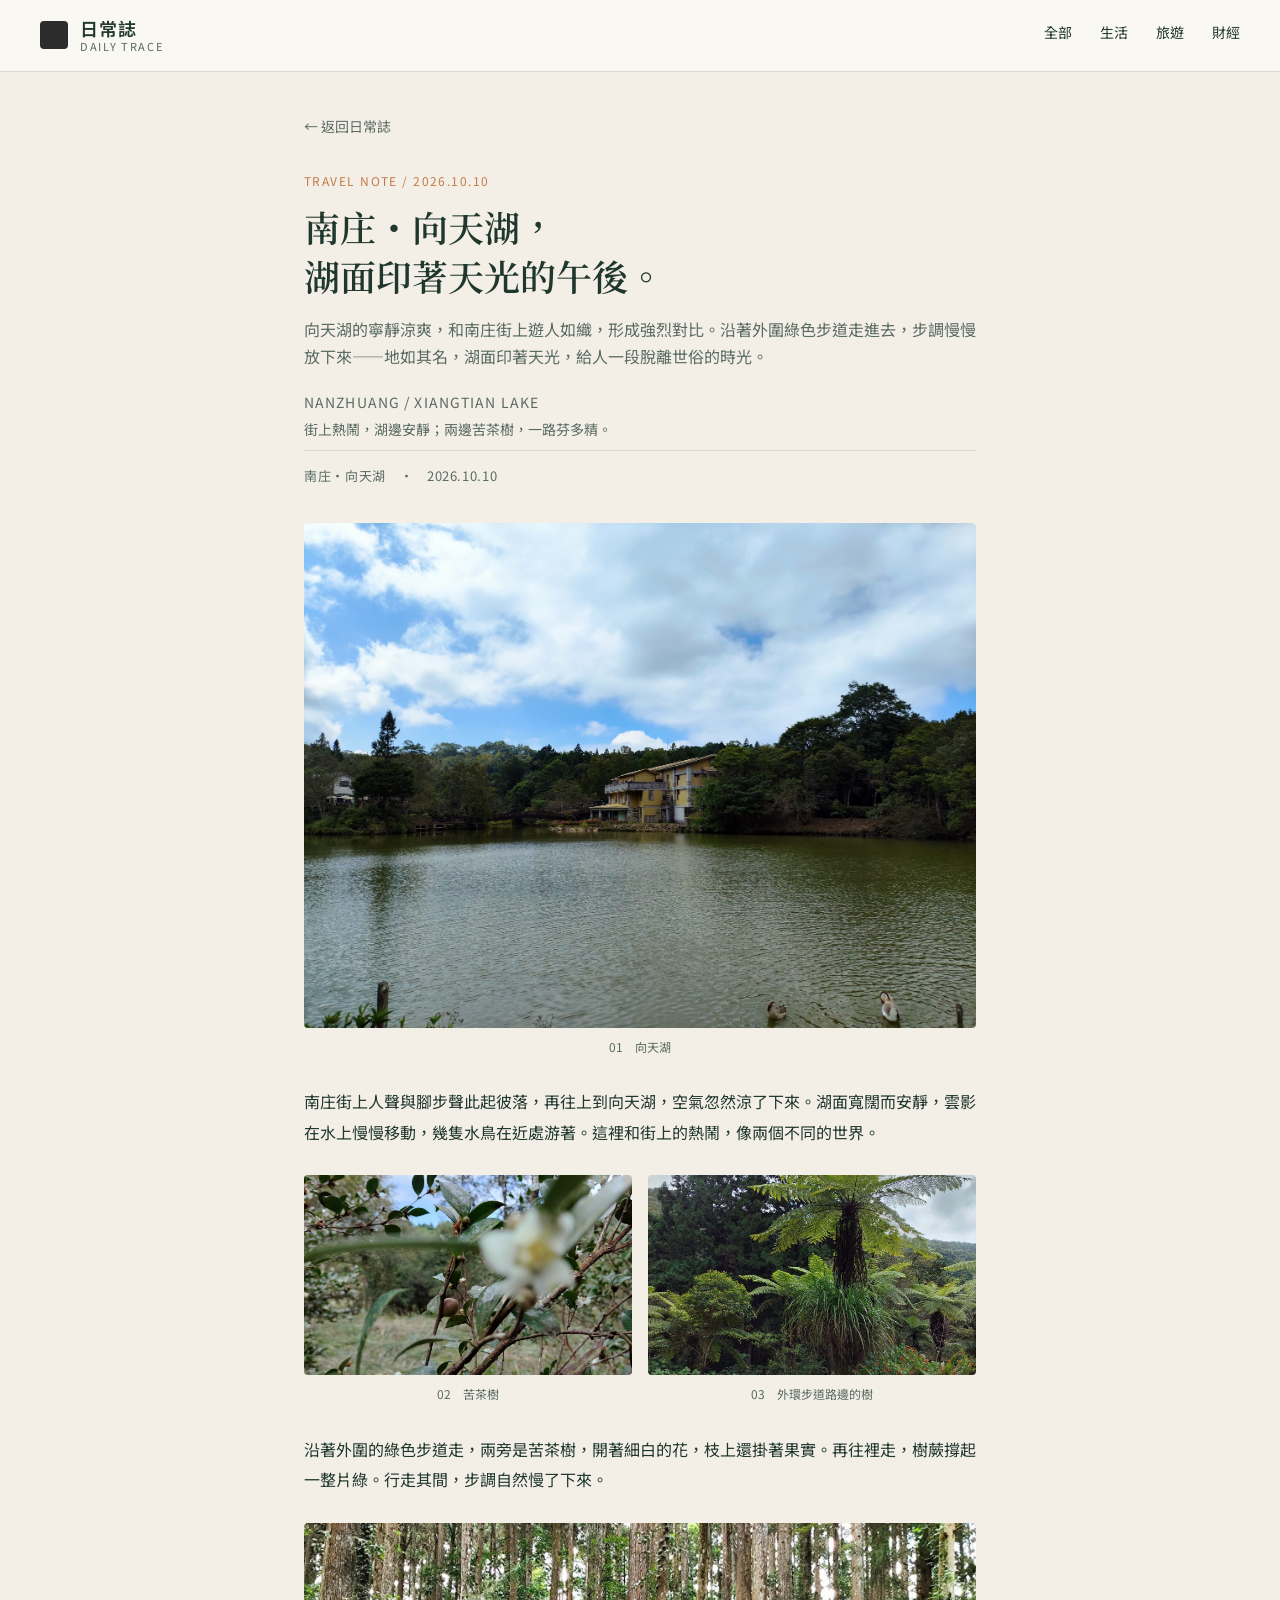
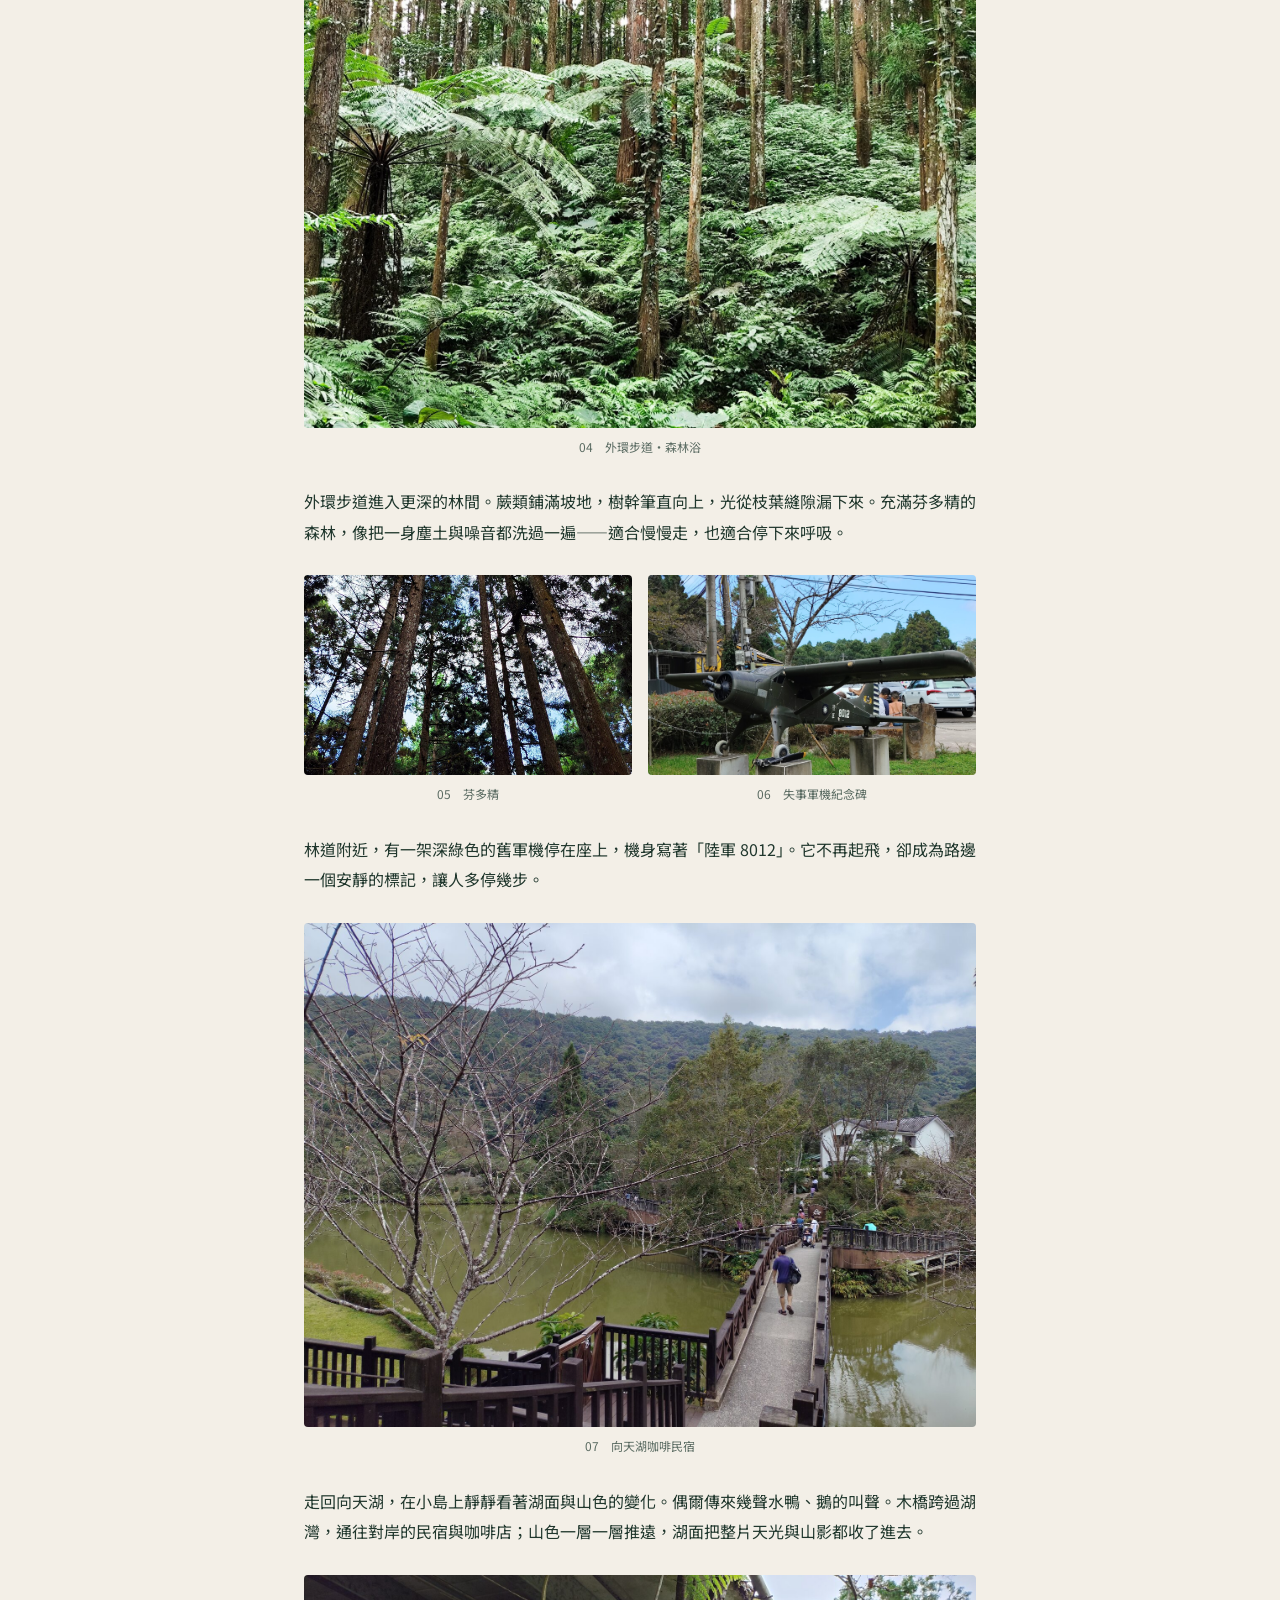
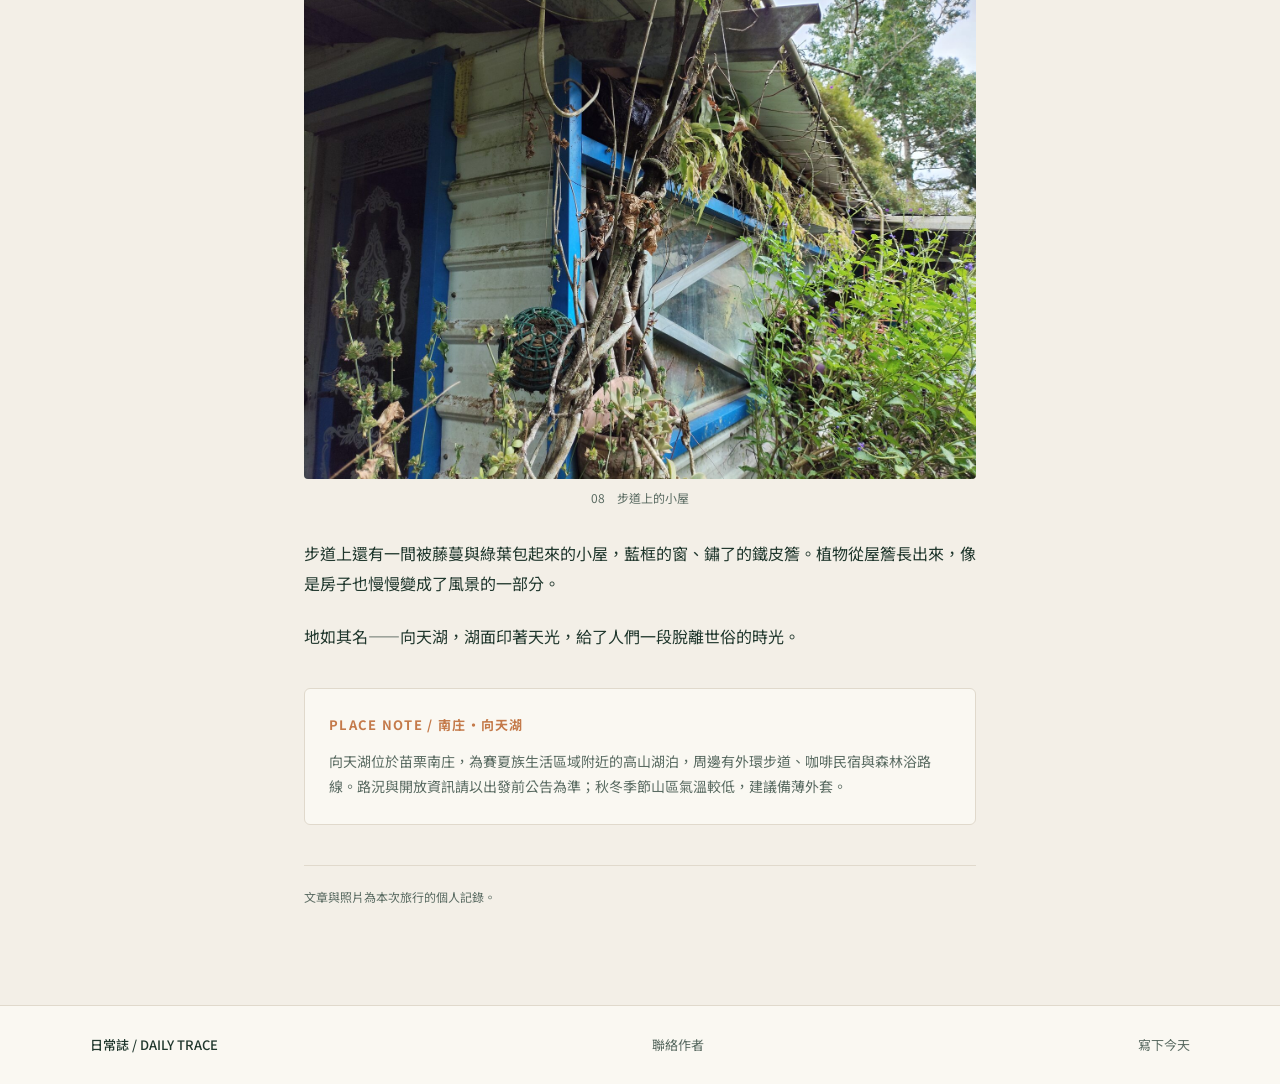
<file: posts/2026-10-10-xiangtian.html>
<!DOCTYPE html>
<html lang="zh-Hant">
<head>
  <meta charset="UTF-8">
  <meta name="viewport" content="width=device-width, initial-scale=1.0">
  <title>南庄・向天湖｜日常誌</title>
  <link rel="preconnect" href="https://fonts.googleapis.com">
  <link rel="preconnect" href="https://fonts.gstatic.com" crossorigin>
  <link href="https://fonts.googleapis.com/css2?family=Noto+Sans+TC:wght@300;400;500;700&family=Noto+Serif+TC:wght@400;600;700&display=swap" rel="stylesheet">
  <link rel="stylesheet" href="../style.css">
  <style>
    .post-page { max-width: 720px; margin: 0 auto; padding: 40px 24px 80px; }
    .post-back { display: inline-block; font-size: 14px; color: var(--text-muted); margin-bottom: 32px; }
    .post-back:hover { color: var(--accent); }
    .post-header { margin-bottom: 36px; }
    .post-label { font-size: 12px; letter-spacing: 0.12em; color: var(--accent); margin-bottom: 12px; }
    .post-title { font-family: "Noto Serif TC", serif; font-size: 36px; font-weight: 600; line-height: 1.35; margin-bottom: 16px; }
    .post-subtitle { font-size: 16px; color: var(--text-muted); margin-bottom: 20px; line-height: 1.7; }
    .post-meta { font-size: 13px; color: var(--text-muted); letter-spacing: 0.05em; border-top: 1px solid var(--line); padding-top: 14px; }
    .post-body { font-size: 16px; line-height: 1.9; color: var(--text); }
    .post-body p { margin-bottom: 1.4em; }
    .photo-grid { display: grid; grid-template-columns: 1fr 1fr; gap: 16px; margin: 28px 0; }
    .photo-grid figure { margin: 0; }
    .photo-grid img { width: 100%; height: 200px; object-fit: cover; border-radius: 4px; background: #e8e2d6; }
    .photo-grid figcaption { font-size: 12px; color: var(--text-muted); margin-top: 8px; text-align: center; }
    .photo-full { margin: 28px 0; }
    .photo-full img { width: 100%; border-radius: 4px; background: #e8e2d6; }
    .photo-full figcaption { font-size: 12px; color: var(--text-muted); margin-top: 8px; text-align: center; }
    .place-note { background: var(--bg-soft); border: 1px solid var(--line); border-radius: 6px; padding: 24px; margin: 36px 0; }
    .place-note h4 { font-size: 13px; letter-spacing: 0.1em; color: var(--accent); margin-bottom: 12px; }
    .place-note p { font-size: 14px; color: var(--text-muted); line-height: 1.8; margin-bottom: 0; }
    .post-disclaimer { font-size: 12px; color: var(--text-muted); margin-top: 40px; padding-top: 20px; border-top: 1px solid var(--line); }
    .en-subtitle { font-size: 14px; letter-spacing: 0.08em; color: var(--text-muted); margin: 8px 0 4px; }
    .en-desc { font-size: 14px; color: var(--text-muted); margin-bottom: 8px; }
    @media (max-width: 600px) {
      .post-title { font-size: 28px; }
      .photo-grid { grid-template-columns: 1fr; }
      .photo-grid img { height: 220px; }
    }
  </style>
</head>
<body>

  <header class="site-header">
    <a href="../index.html" class="logo">
      <div class="logo-mark"></div>
      <div class="logo-text">
        <span class="zh">日常誌</span>
        <span class="en">DAILY TRACE</span>
      </div>
    </a>
    <nav class="nav">
      <a href="../index.html">全部</a>
      <a href="../index.html">生活</a>
      <a href="../index.html">旅遊</a>
      <a href="../index.html">財經</a>
    </nav>
  </header>

  <article class="post-page">
    <a href="../index.html" class="post-back">← 返回日常誌</a>

    <header class="post-header">
      <div class="post-label">TRAVEL NOTE / 2026.10.10</div>
      <h1 class="post-title">南庄・向天湖，<br>湖面印著天光的午後。</h1>
      <p class="post-subtitle">向天湖的寧靜涼爽，和南庄街上遊人如織，形成強烈對比。沿著外圍綠色步道走進去，步調慢慢放下來——地如其名，湖面印著天光，給人一段脫離世俗的時光。</p>
      <div class="en-subtitle">NANZHUANG / XIANGTIAN LAKE</div>
      <div class="en-desc">街上熱鬧，湖邊安靜；兩邊苦茶樹，一路芬多精。</div>
      <div class="post-meta">南庄・向天湖　·　2026.10.10</div>
    </header>

    <div class="post-body">
      <figure class="photo-full">
        <img src="../images/xiangtian-01.jpg" alt="向天湖湖面與湖畔建築">
        <figcaption>01　向天湖</figcaption>
      </figure>

      <p>南庄街上人聲與腳步聲此起彼落，再往上到向天湖，空氣忽然涼了下來。湖面寬闊而安靜，雲影在水上慢慢移動，幾隻水鳥在近處游著。這裡和街上的熱鬧，像兩個不同的世界。</p>

      <div class="photo-grid">
        <figure>
          <img src="../images/xiangtian-02.jpg" alt="苦茶樹白花與果實">
          <figcaption>02　苦茶樹</figcaption>
        </figure>
        <figure>
          <img src="../images/xiangtian-03.jpg" alt="向天湖外環步道路邊的樹蕨">
          <figcaption>03　外環步道路邊的樹</figcaption>
        </figure>
      </div>

      <p>沿著外圍的綠色步道走，兩旁是苦茶樹，開著細白的花，枝上還掛著果實。再往裡走，樹蕨撐起一整片綠。行走其間，步調自然慢了下來。</p>

      <figure class="photo-full">
        <img src="../images/xiangtian-04.jpg" alt="向天湖外環步道森林浴">
        <figcaption>04　外環步道・森林浴</figcaption>
      </figure>

      <p>外環步道進入更深的林間。蕨類鋪滿坡地，樹幹筆直向上，光從枝葉縫隙漏下來。充滿芬多精的森林，像把一身塵土與噪音都洗過一遍——適合慢慢走，也適合停下來呼吸。</p>

      <div class="photo-grid">
        <figure>
          <img src="../images/xiangtian-05.jpg" alt="仰望高大針葉林">
          <figcaption>05　芬多精</figcaption>
        </figure>
        <figure>
          <img src="../images/xiangtian-06.jpg" alt="失事軍機紀念碑">
          <figcaption>06　失事軍機紀念碑</figcaption>
        </figure>
      </div>

      <p>林道附近，有一架深綠色的舊軍機停在座上，機身寫著「陸軍 8012」。它不再起飛，卻成為路邊一個安靜的標記，讓人多停幾步。</p>

      <figure class="photo-full">
        <img src="../images/xiangtian-07.jpg" alt="向天湖咖啡民宿與木橋">
        <figcaption>07　向天湖咖啡民宿</figcaption>
      </figure>

      <p>走回向天湖，在小島上靜靜看著湖面與山色的變化。偶爾傳來幾聲水鴨、鵝的叫聲。木橋跨過湖灣，通往對岸的民宿與咖啡店；山色一層一層推遠，湖面把整片天光與山影都收了進去。</p>

      <figure class="photo-full">
        <img src="../images/xiangtian-08.jpg" alt="向天湖步道上的小屋">
        <figcaption>08　步道上的小屋</figcaption>
      </figure>

      <p>步道上還有一間被藤蔓與綠葉包起來的小屋，藍框的窗、鏽了的鐵皮簷。植物從屋簷長出來，像是房子也慢慢變成了風景的一部分。</p>

      <p>地如其名——向天湖，湖面印著天光，給了人們一段脫離世俗的時光。</p>

      <div class="place-note">
        <h4>PLACE NOTE / 南庄・向天湖</h4>
        <p>向天湖位於苗栗南庄，為賽夏族生活區域附近的高山湖泊，周邊有外環步道、咖啡民宿與森林浴路線。路況與開放資訊請以出發前公告為準；秋冬季節山區氣溫較低，建議備薄外套。</p>
      </div>

      <p class="post-disclaimer">文章與照片為本次旅行的個人記錄。</p>
    </div>
  </article>

  <footer class="site-footer">
    <div class="footer-inner">
      <a href="../index.html" class="footer-logo">日常誌 / DAILY TRACE</a>
      <a href="mailto:bonic1001c@gmail.com">聯絡作者</a>
      <span class="footer-note">寫下今天</span>
    </div>
  </footer>

</body>
</html>
</file>
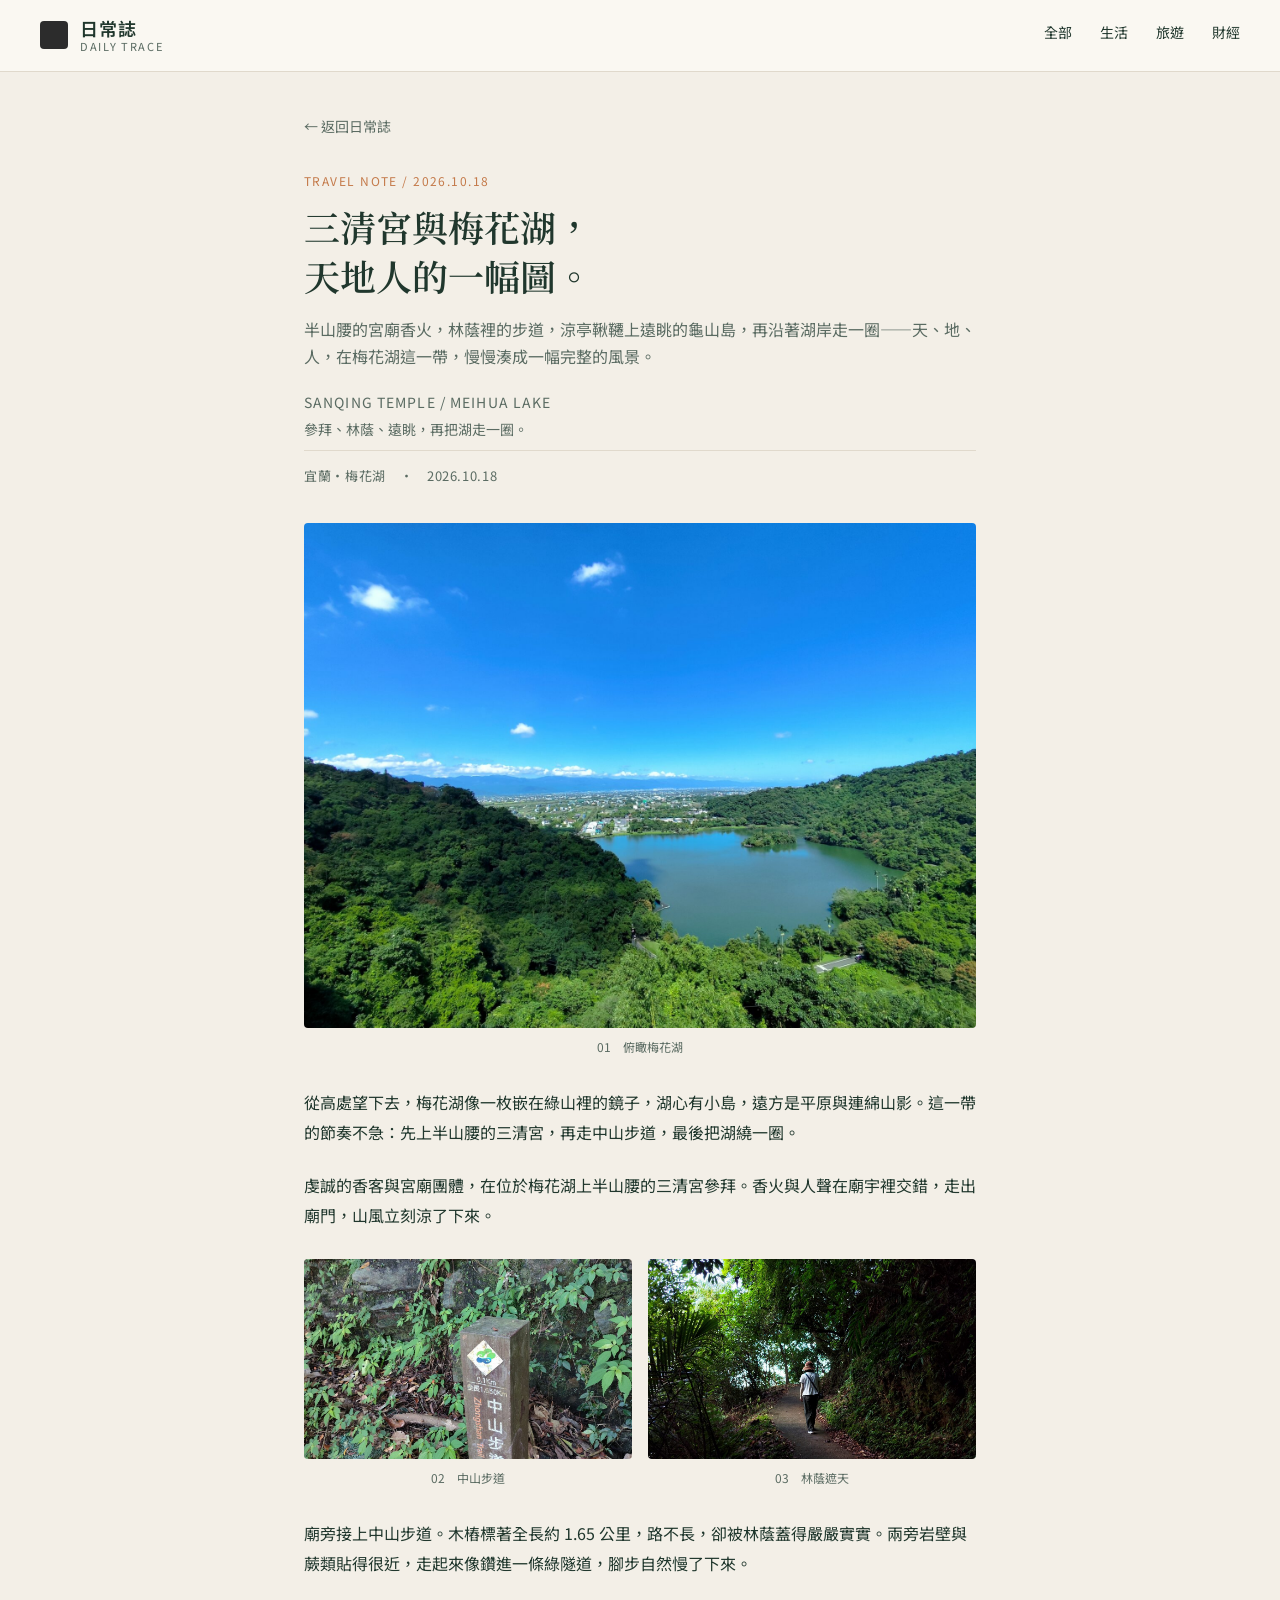
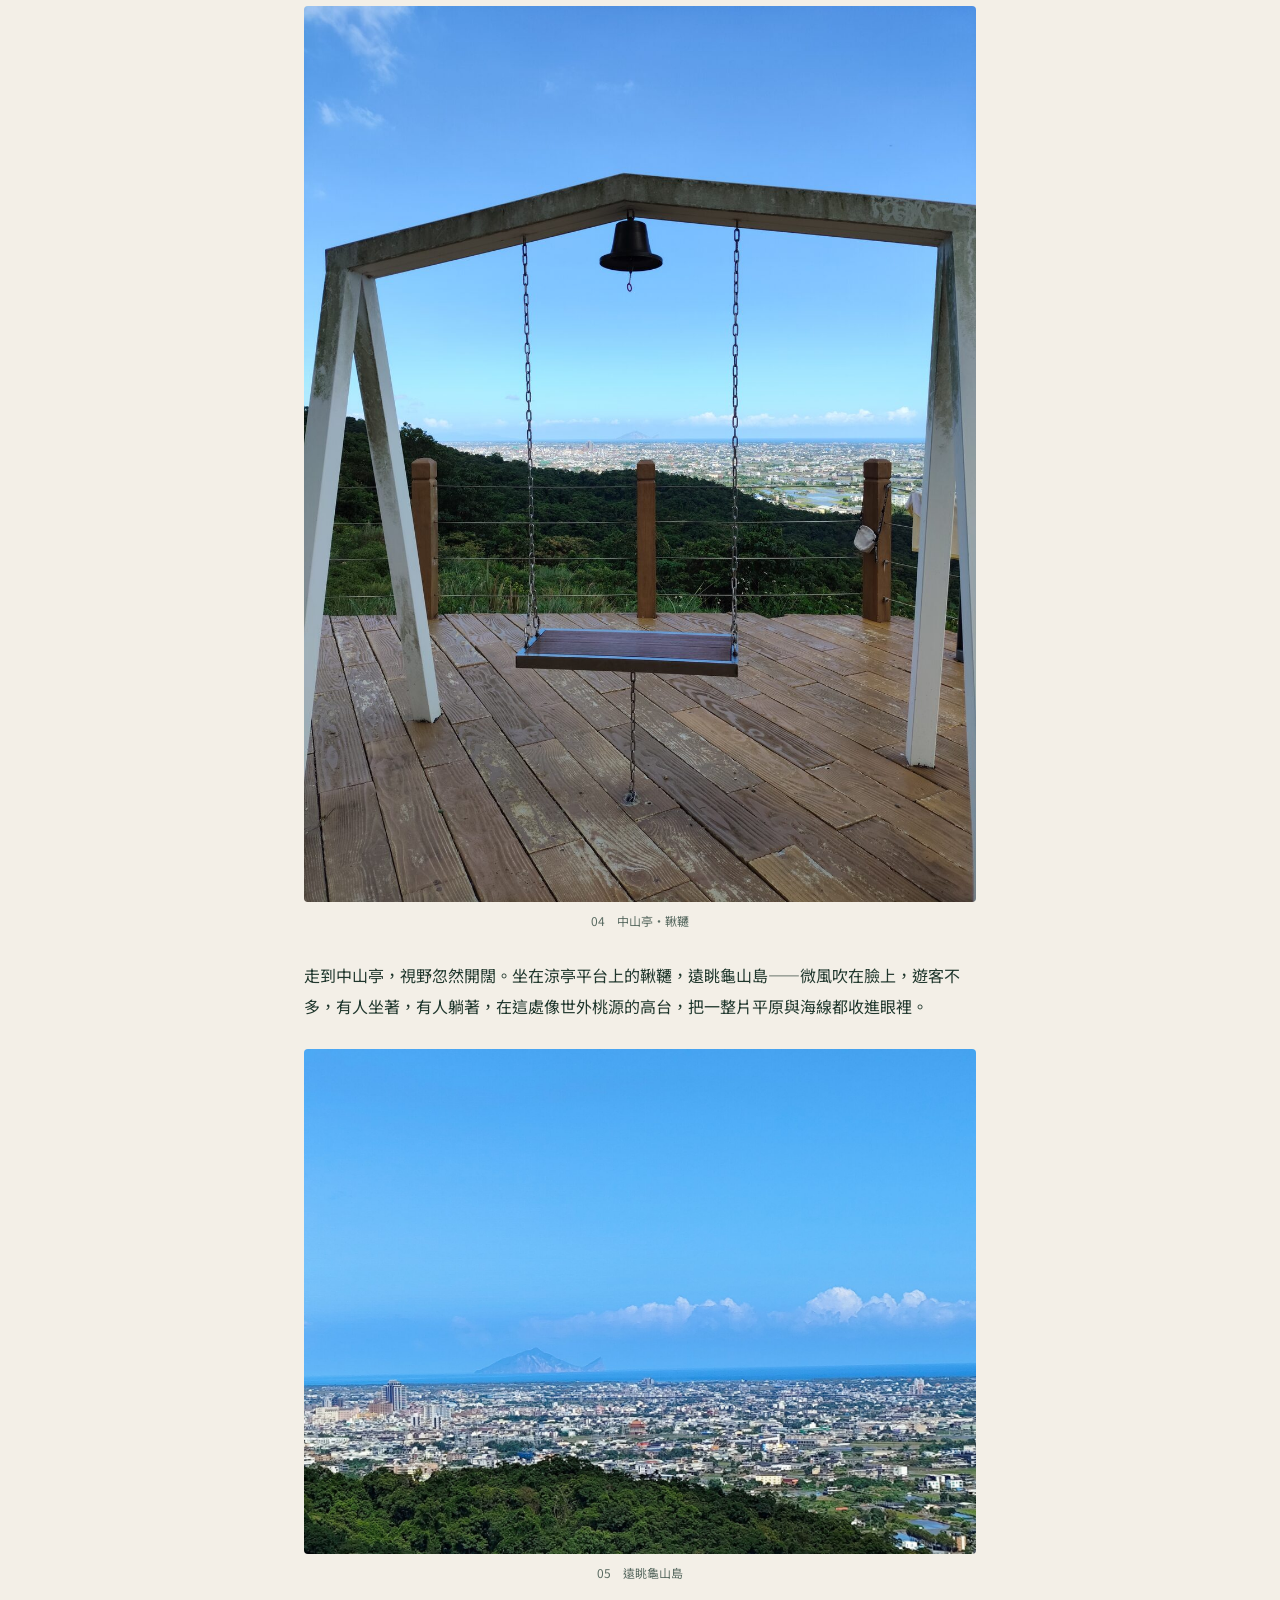
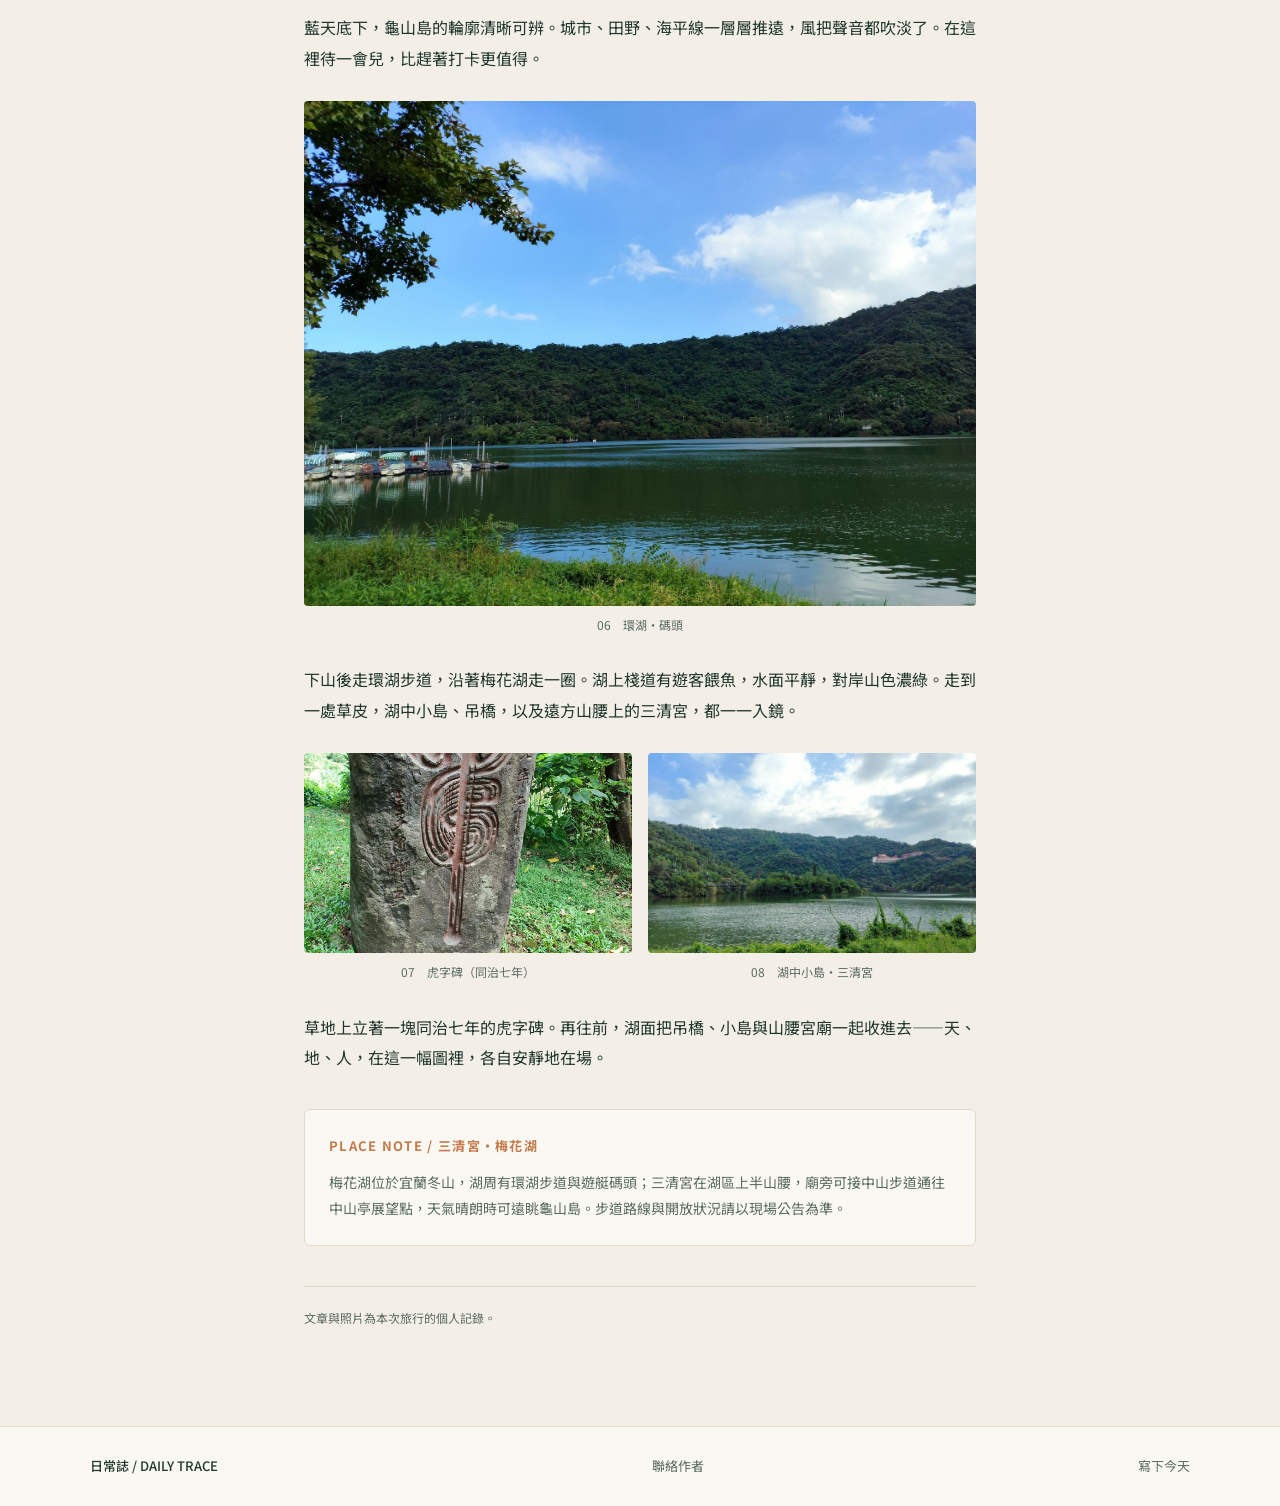
<file: posts/2026-10-18-meihua.html>
<!DOCTYPE html>
<html lang="zh-Hant">
<head>
  <meta charset="UTF-8">
  <meta name="viewport" content="width=device-width, initial-scale=1.0">
  <title>三清宮與梅花湖｜日常誌</title>
  <link rel="preconnect" href="https://fonts.googleapis.com">
  <link rel="preconnect" href="https://fonts.gstatic.com" crossorigin>
  <link href="https://fonts.googleapis.com/css2?family=Noto+Sans+TC:wght@300;400;500;700&family=Noto+Serif+TC:wght@400;600;700&display=swap" rel="stylesheet">
  <link rel="stylesheet" href="../style.css">
  <style>
    .post-page { max-width: 720px; margin: 0 auto; padding: 40px 24px 80px; }
    .post-back { display: inline-block; font-size: 14px; color: var(--text-muted); margin-bottom: 32px; }
    .post-back:hover { color: var(--accent); }
    .post-header { margin-bottom: 36px; }
    .post-label { font-size: 12px; letter-spacing: 0.12em; color: var(--accent); margin-bottom: 12px; }
    .post-title { font-family: "Noto Serif TC", serif; font-size: 36px; font-weight: 600; line-height: 1.35; margin-bottom: 16px; }
    .post-subtitle { font-size: 16px; color: var(--text-muted); margin-bottom: 20px; line-height: 1.7; }
    .post-meta { font-size: 13px; color: var(--text-muted); letter-spacing: 0.05em; border-top: 1px solid var(--line); padding-top: 14px; }
    .post-body { font-size: 16px; line-height: 1.9; color: var(--text); }
    .post-body p { margin-bottom: 1.4em; }
    .photo-grid { display: grid; grid-template-columns: 1fr 1fr; gap: 16px; margin: 28px 0; }
    .photo-grid figure { margin: 0; }
    .photo-grid img { width: 100%; height: 200px; object-fit: cover; border-radius: 4px; background: #e8e2d6; }
    .photo-grid figcaption { font-size: 12px; color: var(--text-muted); margin-top: 8px; text-align: center; }
    .photo-full { margin: 28px 0; }
    .photo-full img { width: 100%; border-radius: 4px; background: #e8e2d6; }
    .photo-full figcaption { font-size: 12px; color: var(--text-muted); margin-top: 8px; text-align: center; }
    .place-note { background: var(--bg-soft); border: 1px solid var(--line); border-radius: 6px; padding: 24px; margin: 36px 0; }
    .place-note h4 { font-size: 13px; letter-spacing: 0.1em; color: var(--accent); margin-bottom: 12px; }
    .place-note p { font-size: 14px; color: var(--text-muted); line-height: 1.8; margin-bottom: 0; }
    .post-disclaimer { font-size: 12px; color: var(--text-muted); margin-top: 40px; padding-top: 20px; border-top: 1px solid var(--line); }
    .en-subtitle { font-size: 14px; letter-spacing: 0.08em; color: var(--text-muted); margin: 8px 0 4px; }
    .en-desc { font-size: 14px; color: var(--text-muted); margin-bottom: 8px; }
    @media (max-width: 600px) {
      .post-title { font-size: 28px; }
      .photo-grid { grid-template-columns: 1fr; }
      .photo-grid img { height: 220px; }
    }
  </style>
</head>
<body>

  <header class="site-header">
    <a href="../index.html" class="logo">
      <div class="logo-mark"></div>
      <div class="logo-text">
        <span class="zh">日常誌</span>
        <span class="en">DAILY TRACE</span>
      </div>
    </a>
    <nav class="nav">
      <a href="../index.html">全部</a>
      <a href="../index.html">生活</a>
      <a href="../index.html">旅遊</a>
      <a href="../index.html">財經</a>
    </nav>
  </header>

  <article class="post-page">
    <a href="../index.html" class="post-back">← 返回日常誌</a>

    <header class="post-header">
      <div class="post-label">TRAVEL NOTE / 2026.10.18</div>
      <h1 class="post-title">三清宮與梅花湖，<br>天地人的一幅圖。</h1>
      <p class="post-subtitle">半山腰的宮廟香火，林蔭裡的步道，涼亭鞦韆上遠眺的龜山島，再沿著湖岸走一圈——天、地、人，在梅花湖這一帶，慢慢湊成一幅完整的風景。</p>
      <div class="en-subtitle">SANQING TEMPLE / MEIHUA LAKE</div>
      <div class="en-desc">參拜、林蔭、遠眺，再把湖走一圈。</div>
      <div class="post-meta">宜蘭・梅花湖　·　2026.10.18</div>
    </header>

    <div class="post-body">
      <figure class="photo-full">
        <img src="../images/meihua-01.jpg" alt="高處俯瞰梅花湖與平原">
        <figcaption>01　俯瞰梅花湖</figcaption>
      </figure>

      <p>從高處望下去，梅花湖像一枚嵌在綠山裡的鏡子，湖心有小島，遠方是平原與連綿山影。這一帶的節奏不急：先上半山腰的三清宮，再走中山步道，最後把湖繞一圈。</p>

      <p>虔誠的香客與宮廟團體，在位於梅花湖上半山腰的三清宮參拜。香火與人聲在廟宇裡交錯，走出廟門，山風立刻涼了下來。</p>

      <div class="photo-grid">
        <figure>
          <img src="../images/meihua-02.jpg" alt="中山步道里程木樁">
          <figcaption>02　中山步道</figcaption>
        </figure>
        <figure>
          <img src="../images/meihua-03.jpg" alt="林蔭步道上的行人">
          <figcaption>03　林蔭遮天</figcaption>
        </figure>
      </div>

      <p>廟旁接上中山步道。木樁標著全長約 1.65 公里，路不長，卻被林蔭蓋得嚴嚴實實。兩旁岩壁與蕨類貼得很近，走起來像鑽進一條綠隧道，腳步自然慢了下來。</p>

      <figure class="photo-full">
        <img src="../images/meihua-04.jpg" alt="中山亭鞦韆遠眺平原與龜山島">
        <figcaption>04　中山亭・鞦韆</figcaption>
      </figure>

      <p>走到中山亭，視野忽然開闊。坐在涼亭平台上的鞦韆，遠眺龜山島——微風吹在臉上，遊客不多，有人坐著，有人躺著，在這處像世外桃源的高台，把一整片平原與海線都收進眼裡。</p>

      <figure class="photo-full">
        <img src="../images/meihua-05.jpg" alt="遠眺龜山島與宜蘭平原">
        <figcaption>05　遠眺龜山島</figcaption>
      </figure>

      <p>藍天底下，龜山島的輪廓清晰可辨。城市、田野、海平線一層層推遠，風把聲音都吹淡了。在這裡待一會兒，比趕著打卡更值得。</p>

      <figure class="photo-full">
        <img src="../images/meihua-06.jpg" alt="梅花湖岸與遊艇碼頭">
        <figcaption>06　環湖・碼頭</figcaption>
      </figure>

      <p>下山後走環湖步道，沿著梅花湖走一圈。湖上棧道有遊客餵魚，水面平靜，對岸山色濃綠。走到一處草皮，湖中小島、吊橋，以及遠方山腰上的三清宮，都一一入鏡。</p>

      <div class="photo-grid">
        <figure>
          <img src="../images/meihua-07.jpg" alt="同治七年虎字碑">
          <figcaption>07　虎字碑（同治七年）</figcaption>
        </figure>
        <figure>
          <img src="../images/meihua-08.jpg" alt="湖面、吊橋與遠方三清宮">
          <figcaption>08　湖中小島・三清宮</figcaption>
        </figure>
      </div>

      <p>草地上立著一塊同治七年的虎字碑。再往前，湖面把吊橋、小島與山腰宮廟一起收進去——天、地、人，在這一幅圖裡，各自安靜地在場。</p>

      <div class="place-note">
        <h4>PLACE NOTE / 三清宮・梅花湖</h4>
        <p>梅花湖位於宜蘭冬山，湖周有環湖步道與遊艇碼頭；三清宮在湖區上半山腰，廟旁可接中山步道通往中山亭展望點，天氣晴朗時可遠眺龜山島。步道路線與開放狀況請以現場公告為準。</p>
      </div>

      <p class="post-disclaimer">文章與照片為本次旅行的個人記錄。</p>
    </div>
  </article>

  <footer class="site-footer">
    <div class="footer-inner">
      <a href="../index.html" class="footer-logo">日常誌 / DAILY TRACE</a>
      <a href="mailto:bonic1001c@gmail.com">聯絡作者</a>
      <span class="footer-note">寫下今天</span>
    </div>
  </footer>

</body>
</html>
</file>
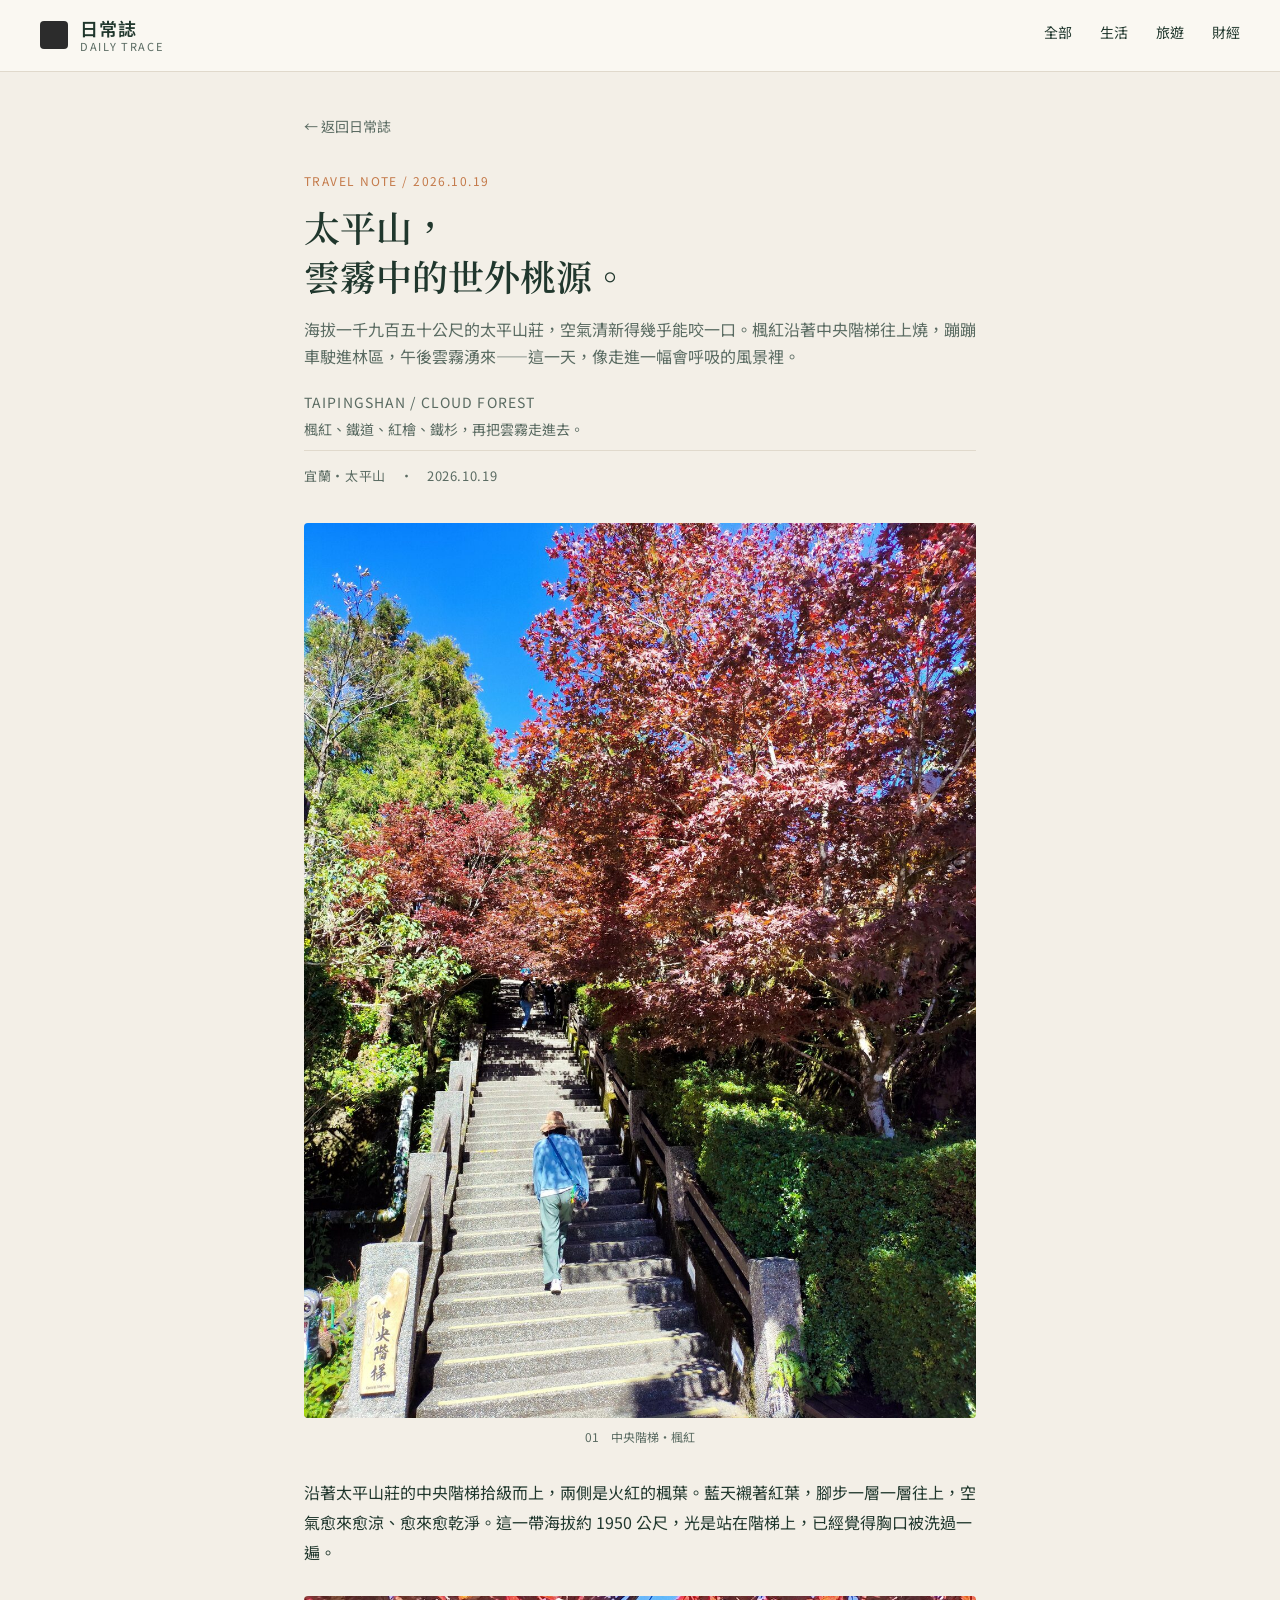
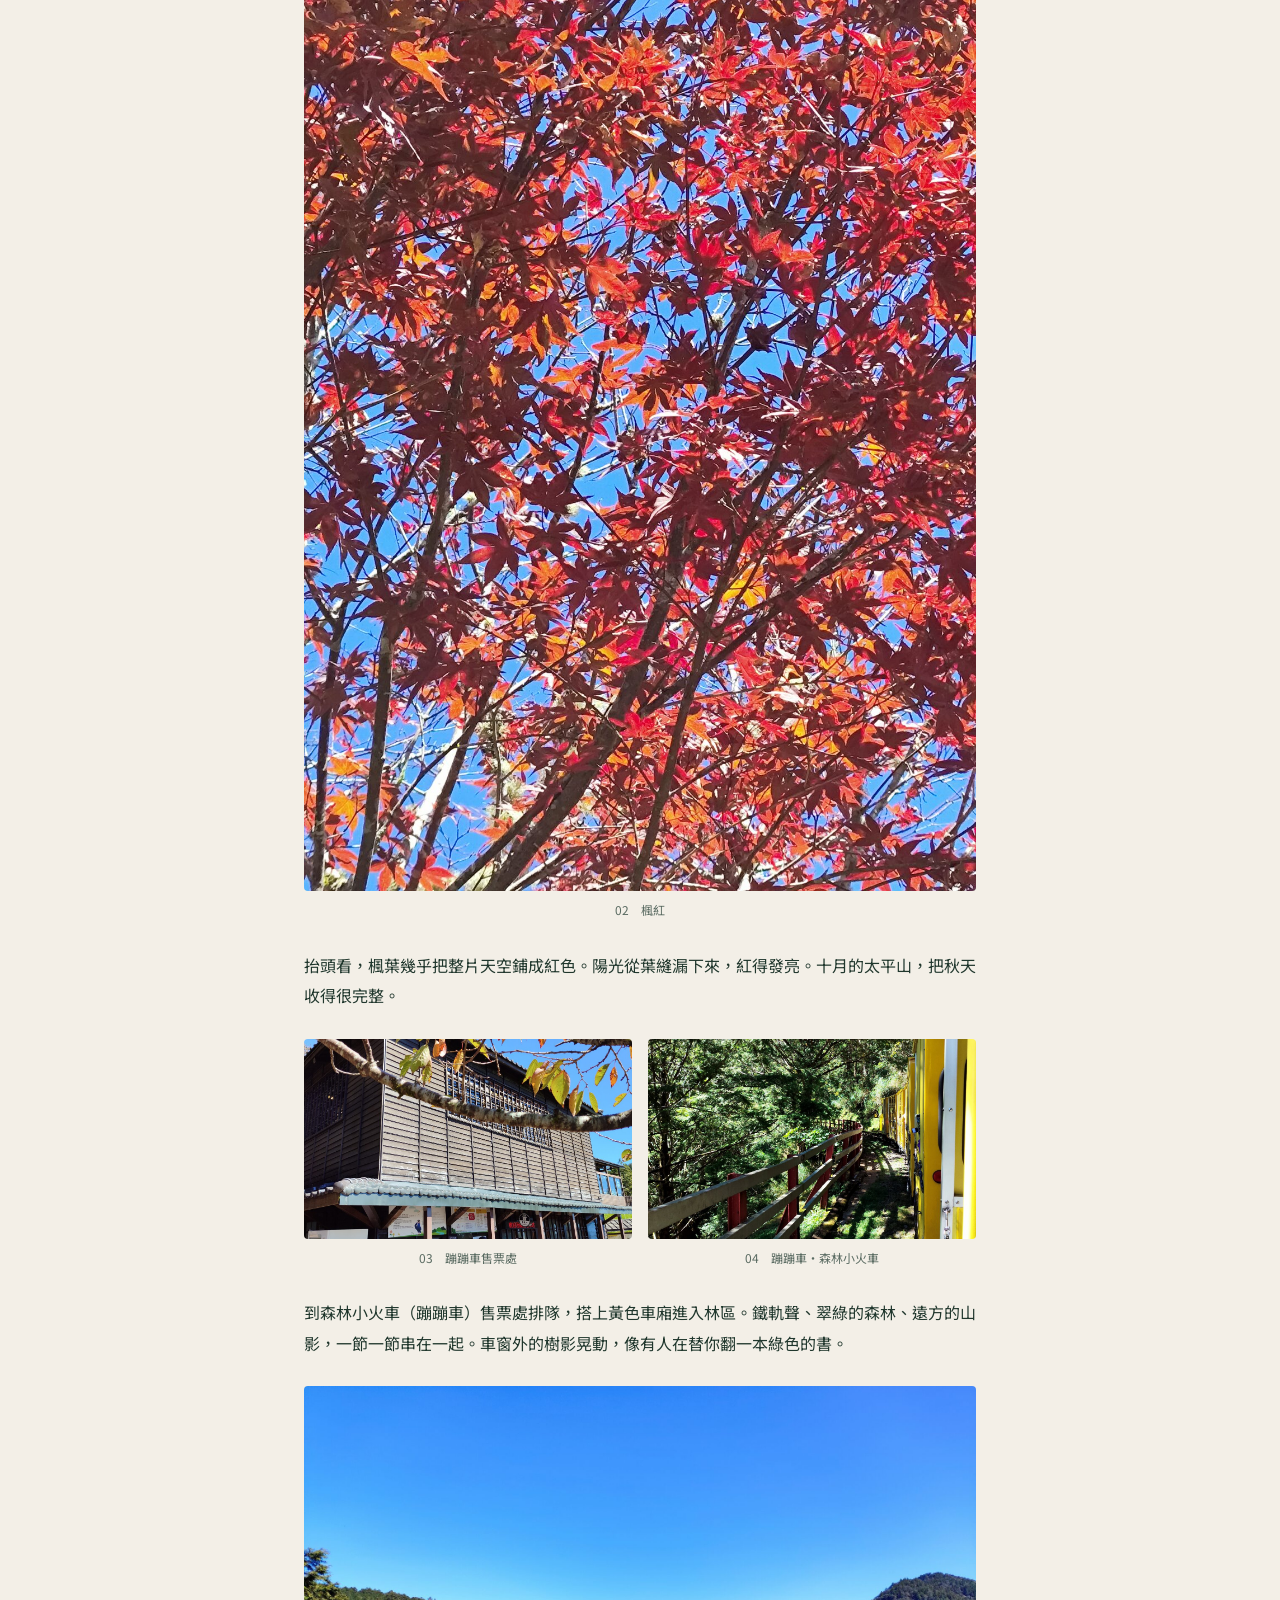
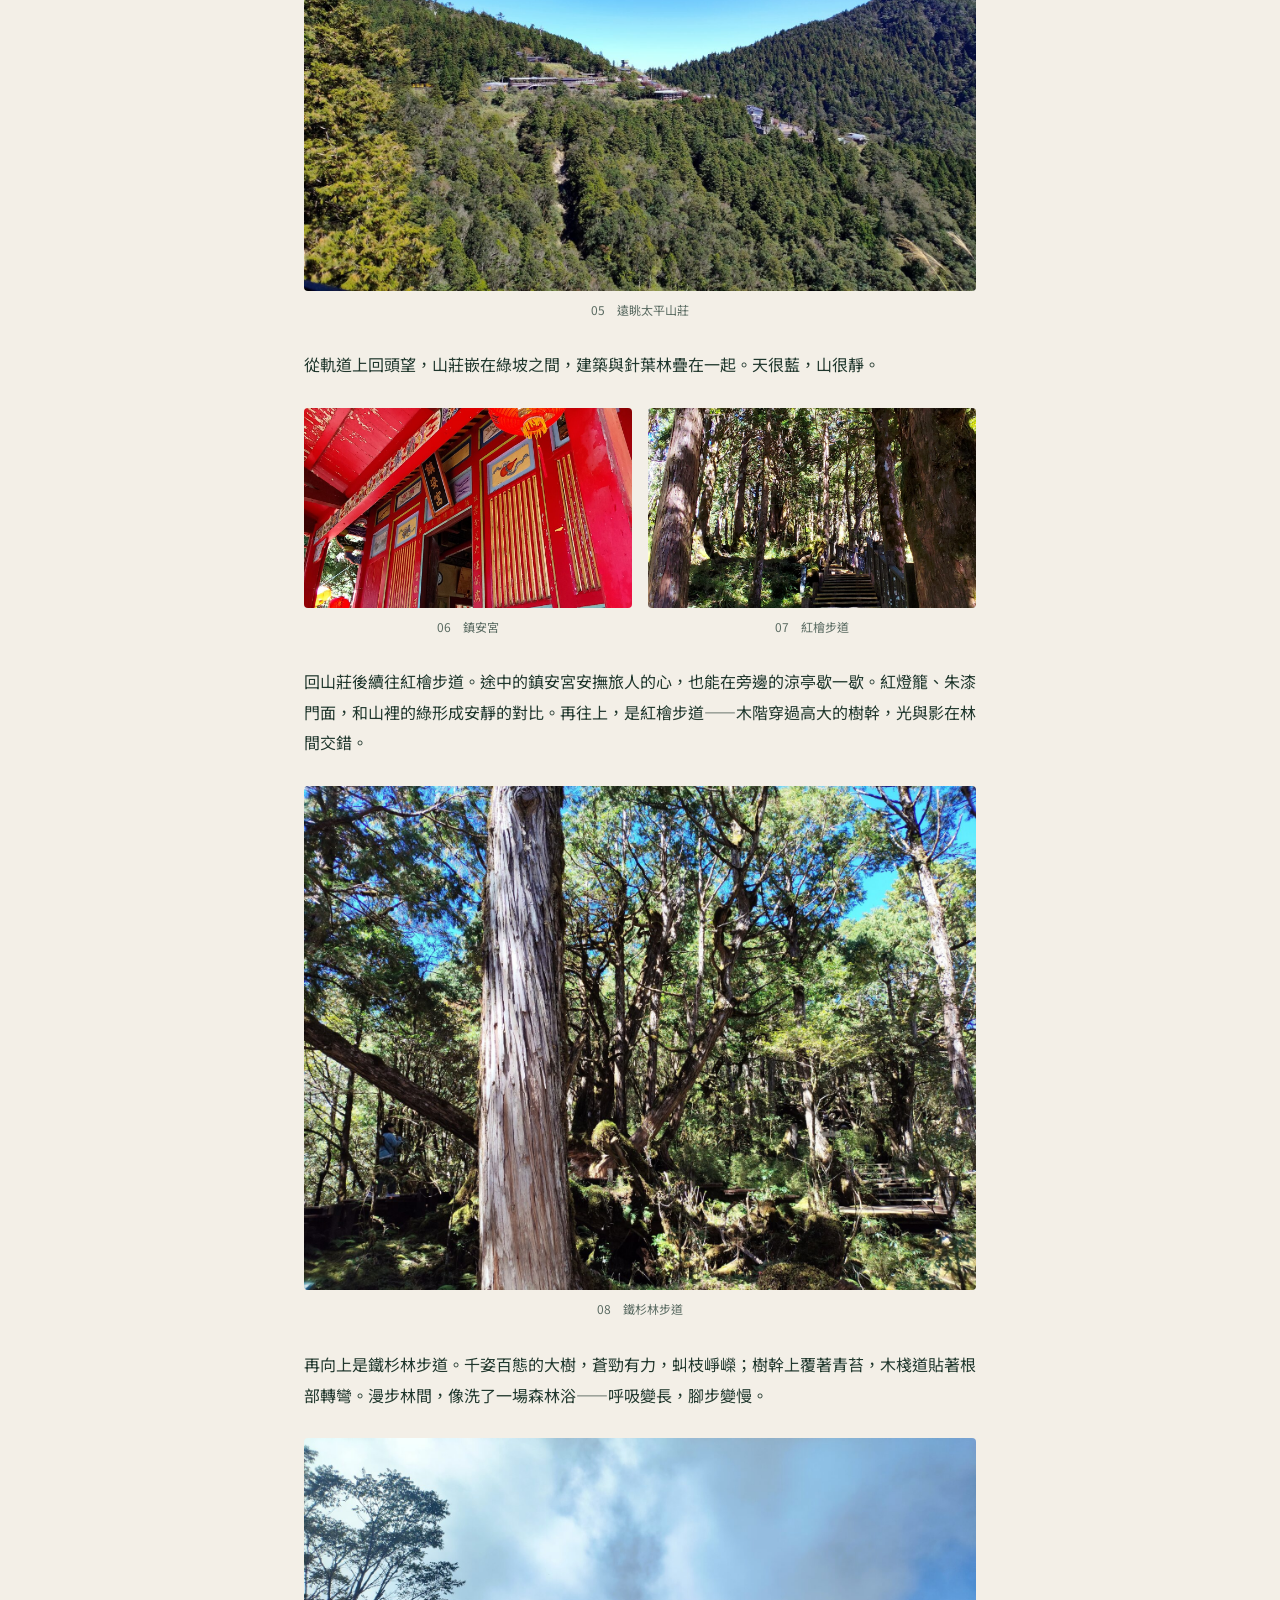
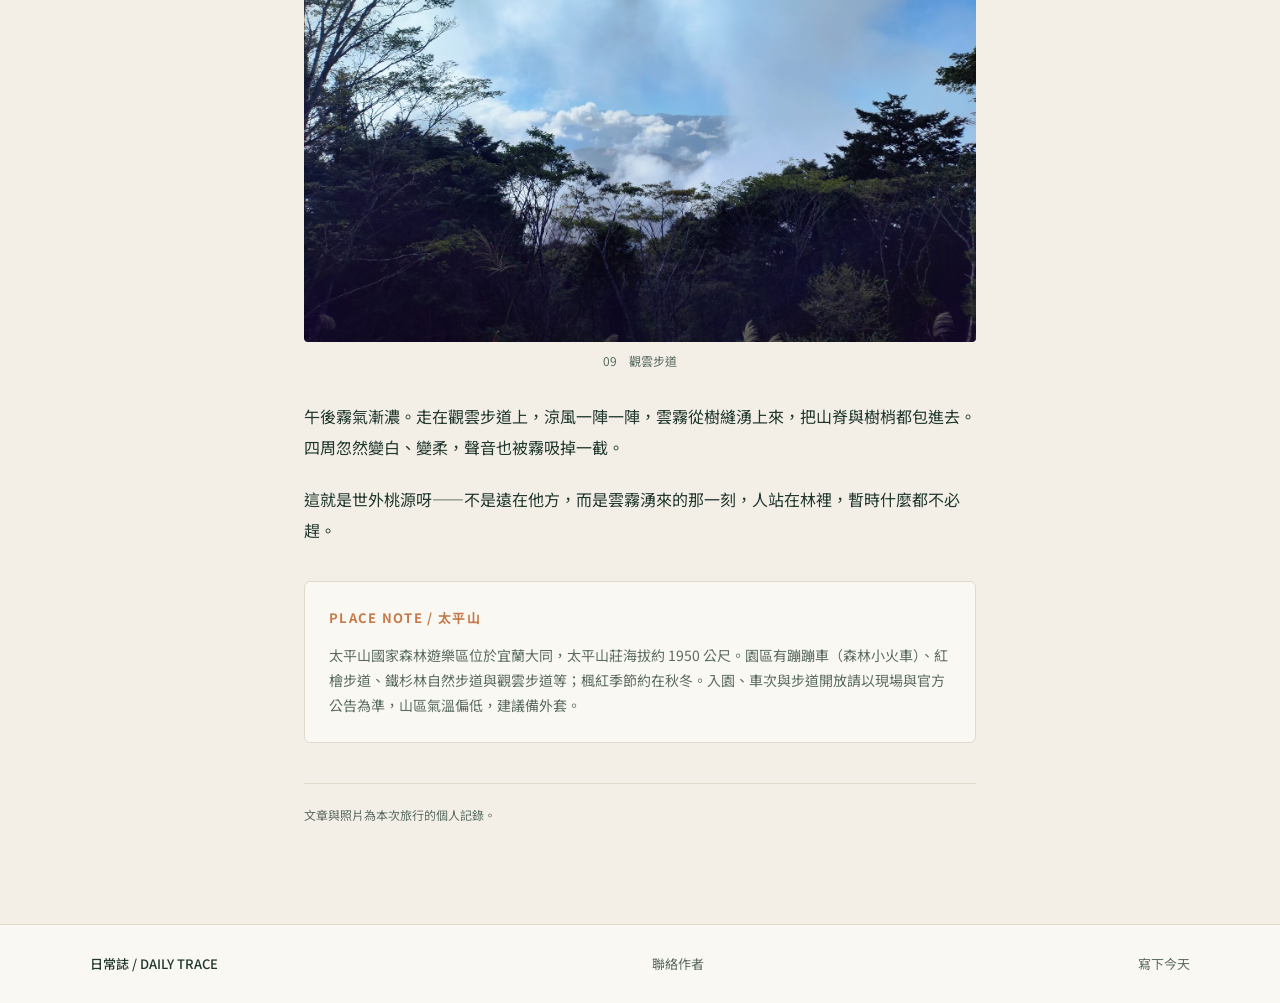
<file: posts/2026-10-19-taiping.html>
<!DOCTYPE html>
<html lang="zh-Hant">
<head>
  <meta charset="UTF-8">
  <meta name="viewport" content="width=device-width, initial-scale=1.0">
  <title>太平山，雲霧中的世外桃源｜日常誌</title>
  <link rel="preconnect" href="https://fonts.googleapis.com">
  <link rel="preconnect" href="https://fonts.gstatic.com" crossorigin>
  <link href="https://fonts.googleapis.com/css2?family=Noto+Sans+TC:wght@300;400;500;700&family=Noto+Serif+TC:wght@400;600;700&display=swap" rel="stylesheet">
  <link rel="stylesheet" href="../style.css">
  <style>
    .post-page { max-width: 720px; margin: 0 auto; padding: 40px 24px 80px; }
    .post-back { display: inline-block; font-size: 14px; color: var(--text-muted); margin-bottom: 32px; }
    .post-back:hover { color: var(--accent); }
    .post-header { margin-bottom: 36px; }
    .post-label { font-size: 12px; letter-spacing: 0.12em; color: var(--accent); margin-bottom: 12px; }
    .post-title { font-family: "Noto Serif TC", serif; font-size: 36px; font-weight: 600; line-height: 1.35; margin-bottom: 16px; }
    .post-subtitle { font-size: 16px; color: var(--text-muted); margin-bottom: 20px; line-height: 1.7; }
    .post-meta { font-size: 13px; color: var(--text-muted); letter-spacing: 0.05em; border-top: 1px solid var(--line); padding-top: 14px; }
    .post-body { font-size: 16px; line-height: 1.9; color: var(--text); }
    .post-body p { margin-bottom: 1.4em; }
    .photo-grid { display: grid; grid-template-columns: 1fr 1fr; gap: 16px; margin: 28px 0; }
    .photo-grid figure { margin: 0; }
    .photo-grid img { width: 100%; height: 200px; object-fit: cover; border-radius: 4px; background: #e8e2d6; }
    .photo-grid figcaption { font-size: 12px; color: var(--text-muted); margin-top: 8px; text-align: center; }
    .photo-full { margin: 28px 0; }
    .photo-full img { width: 100%; border-radius: 4px; background: #e8e2d6; }
    .photo-full figcaption { font-size: 12px; color: var(--text-muted); margin-top: 8px; text-align: center; }
    .place-note { background: var(--bg-soft); border: 1px solid var(--line); border-radius: 6px; padding: 24px; margin: 36px 0; }
    .place-note h4 { font-size: 13px; letter-spacing: 0.1em; color: var(--accent); margin-bottom: 12px; }
    .place-note p { font-size: 14px; color: var(--text-muted); line-height: 1.8; margin-bottom: 0; }
    .post-disclaimer { font-size: 12px; color: var(--text-muted); margin-top: 40px; padding-top: 20px; border-top: 1px solid var(--line); }
    .en-subtitle { font-size: 14px; letter-spacing: 0.08em; color: var(--text-muted); margin: 8px 0 4px; }
    .en-desc { font-size: 14px; color: var(--text-muted); margin-bottom: 8px; }
    @media (max-width: 600px) {
      .post-title { font-size: 28px; }
      .photo-grid { grid-template-columns: 1fr; }
      .photo-grid img { height: 220px; }
    }
  </style>
</head>
<body>

  <header class="site-header">
    <a href="../index.html" class="logo">
      <div class="logo-mark"></div>
      <div class="logo-text">
        <span class="zh">日常誌</span>
        <span class="en">DAILY TRACE</span>
      </div>
    </a>
    <nav class="nav">
      <a href="../index.html">全部</a>
      <a href="../index.html">生活</a>
      <a href="../index.html">旅遊</a>
      <a href="../index.html">財經</a>
    </nav>
  </header>

  <article class="post-page">
    <a href="../index.html" class="post-back">← 返回日常誌</a>

    <header class="post-header">
      <div class="post-label">TRAVEL NOTE / 2026.10.19</div>
      <h1 class="post-title">太平山，<br>雲霧中的世外桃源。</h1>
      <p class="post-subtitle">海拔一千九百五十公尺的太平山莊，空氣清新得幾乎能咬一口。楓紅沿著中央階梯往上燒，蹦蹦車駛進林區，午後雲霧湧來——這一天，像走進一幅會呼吸的風景裡。</p>
      <div class="en-subtitle">TAIPINGSHAN / CLOUD FOREST</div>
      <div class="en-desc">楓紅、鐵道、紅檜、鐵杉，再把雲霧走進去。</div>
      <div class="post-meta">宜蘭・太平山　·　2026.10.19</div>
    </header>

    <div class="post-body">
      <figure class="photo-full">
        <img src="../images/taiping-01.jpg" alt="太平山莊中央階梯與紅楓">
        <figcaption>01　中央階梯・楓紅</figcaption>
      </figure>

      <p>沿著太平山莊的中央階梯拾級而上，兩側是火紅的楓葉。藍天襯著紅葉，腳步一層一層往上，空氣愈來愈涼、愈來愈乾淨。這一帶海拔約 1950 公尺，光是站在階梯上，已經覺得胸口被洗過一遍。</p>

      <figure class="photo-full">
        <img src="../images/taiping-02.jpg" alt="太平山紅楓特寫">
        <figcaption>02　楓紅</figcaption>
      </figure>

      <p>抬頭看，楓葉幾乎把整片天空鋪成紅色。陽光從葉縫漏下來，紅得發亮。十月的太平山，把秋天收得很完整。</p>

      <div class="photo-grid">
        <figure>
          <img src="../images/taiping-03.jpg" alt="蹦蹦車售票處">
          <figcaption>03　蹦蹦車售票處</figcaption>
        </figure>
        <figure>
          <img src="../images/taiping-04.jpg" alt="森林小火車蹦蹦車">
          <figcaption>04　蹦蹦車・森林小火車</figcaption>
        </figure>
      </div>

      <p>到森林小火車（蹦蹦車）售票處排隊，搭上黃色車廂進入林區。鐵軌聲、翠綠的森林、遠方的山影，一節一節串在一起。車窗外的樹影晃動，像有人在替你翻一本綠色的書。</p>

      <figure class="photo-full">
        <img src="../images/taiping-05.jpg" alt="遠眺太平山莊">
        <figcaption>05　遠眺太平山莊</figcaption>
      </figure>

      <p>從軌道上回頭望，山莊嵌在綠坡之間，建築與針葉林疊在一起。天很藍，山很靜。</p>

      <div class="photo-grid">
        <figure>
          <img src="../images/taiping-06.jpg" alt="鎮安宮紅燈籠與門面">
          <figcaption>06　鎮安宮</figcaption>
        </figure>
        <figure>
          <img src="../images/taiping-07.jpg" alt="紅檜步道木階">
          <figcaption>07　紅檜步道</figcaption>
        </figure>
      </div>

      <p>回山莊後續往紅檜步道。途中的鎮安宮安撫旅人的心，也能在旁邊的涼亭歇一歇。紅燈籠、朱漆門面，和山裡的綠形成安靜的對比。再往上，是紅檜步道——木階穿過高大的樹幹，光與影在林間交錯。</p>

      <figure class="photo-full">
        <img src="../images/taiping-08.jpg" alt="鐵杉林步道古樹">
        <figcaption>08　鐵杉林步道</figcaption>
      </figure>

      <p>再向上是鐵杉林步道。千姿百態的大樹，蒼勁有力，虯枝崢嶸；樹幹上覆著青苔，木棧道貼著根部轉彎。漫步林間，像洗了一場森林浴——呼吸變長，腳步變慢。</p>

      <figure class="photo-full">
        <img src="../images/taiping-09.jpg" alt="觀雲步道雲霧">
        <figcaption>09　觀雲步道</figcaption>
      </figure>

      <p>午後霧氣漸濃。走在觀雲步道上，涼風一陣一陣，雲霧從樹縫湧上來，把山脊與樹梢都包進去。四周忽然變白、變柔，聲音也被霧吸掉一截。</p>

      <p>這就是世外桃源呀——不是遠在他方，而是雲霧湧來的那一刻，人站在林裡，暫時什麼都不必趕。</p>

      <div class="place-note">
        <h4>PLACE NOTE / 太平山</h4>
        <p>太平山國家森林遊樂區位於宜蘭大同，太平山莊海拔約 1950 公尺。園區有蹦蹦車（森林小火車）、紅檜步道、鐵杉林自然步道與觀雲步道等；楓紅季節約在秋冬。入園、車次與步道開放請以現場與官方公告為準，山區氣溫偏低，建議備外套。</p>
      </div>

      <p class="post-disclaimer">文章與照片為本次旅行的個人記錄。</p>
    </div>
  </article>

  <footer class="site-footer">
    <div class="footer-inner">
      <a href="../index.html" class="footer-logo">日常誌 / DAILY TRACE</a>
      <a href="mailto:bonic1001c@gmail.com">聯絡作者</a>
      <span class="footer-note">寫下今天</span>
    </div>
  </footer>

</body>
</html>
</file>
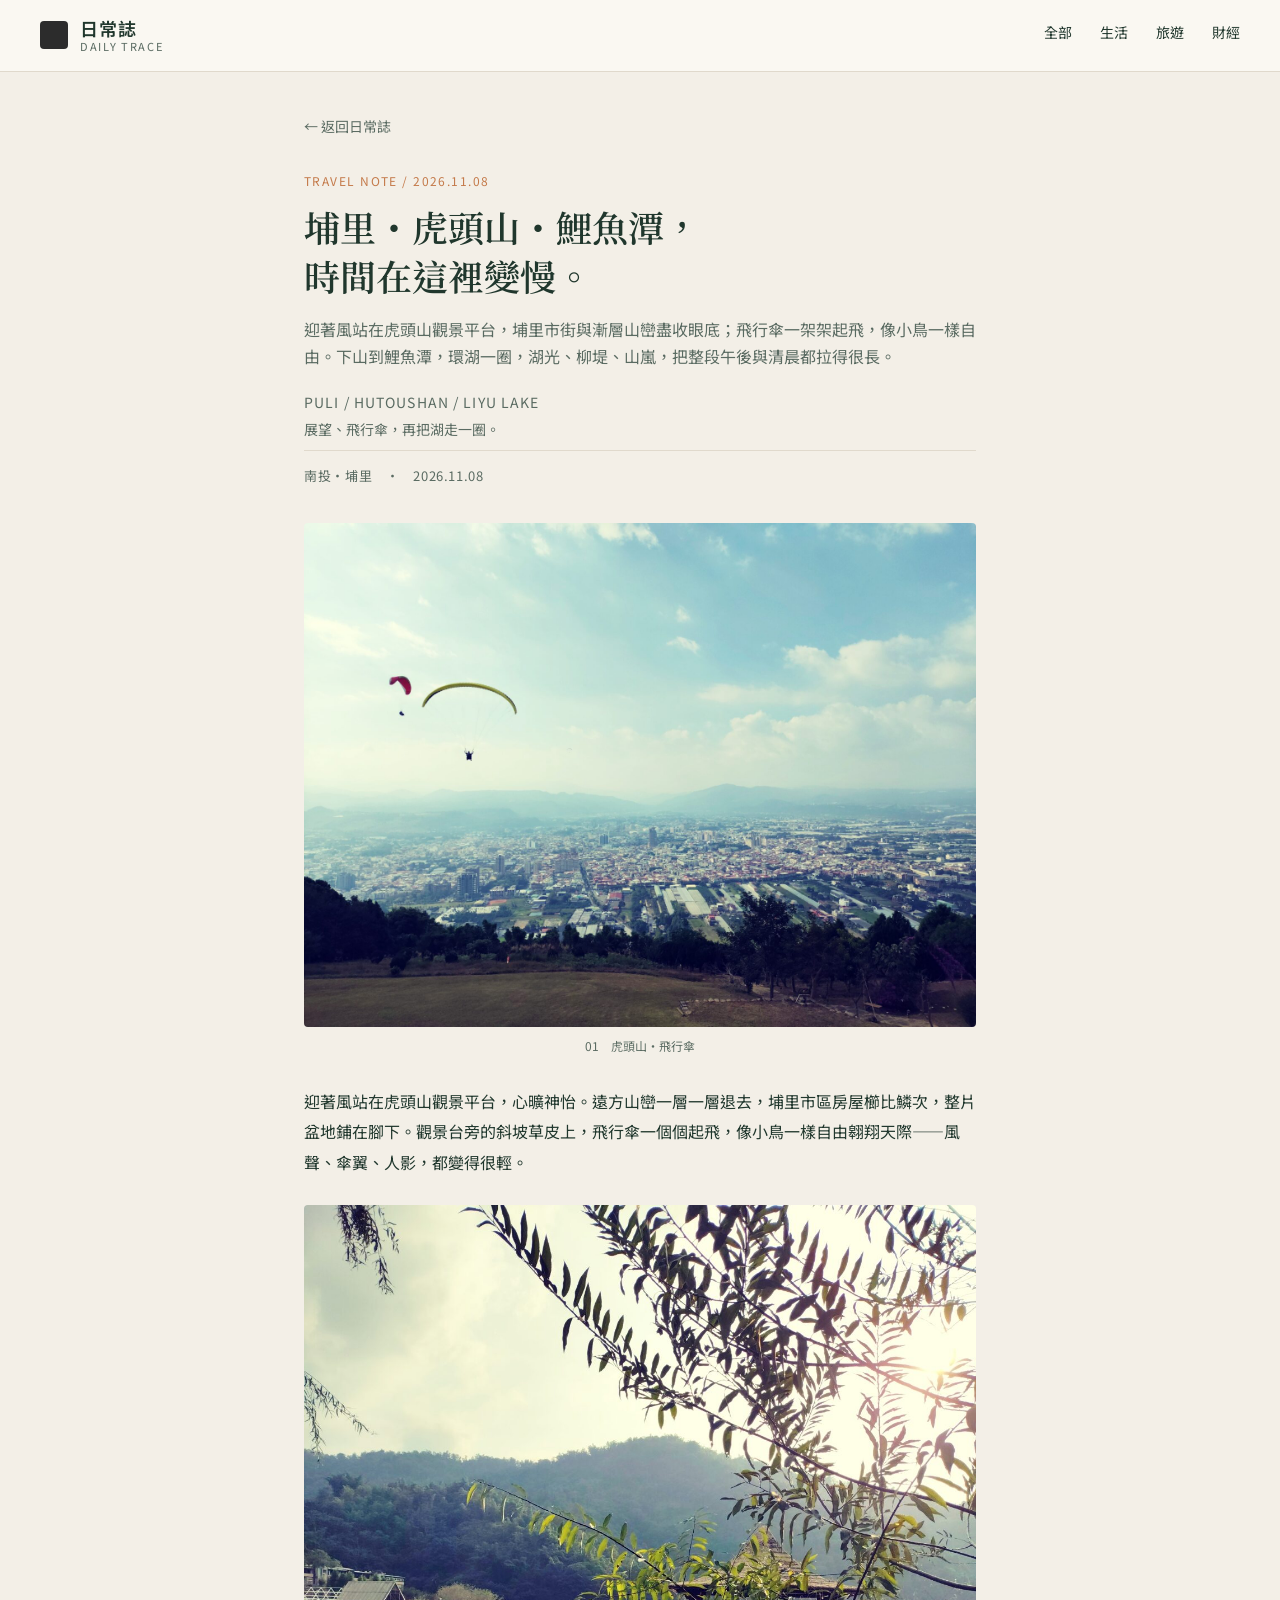
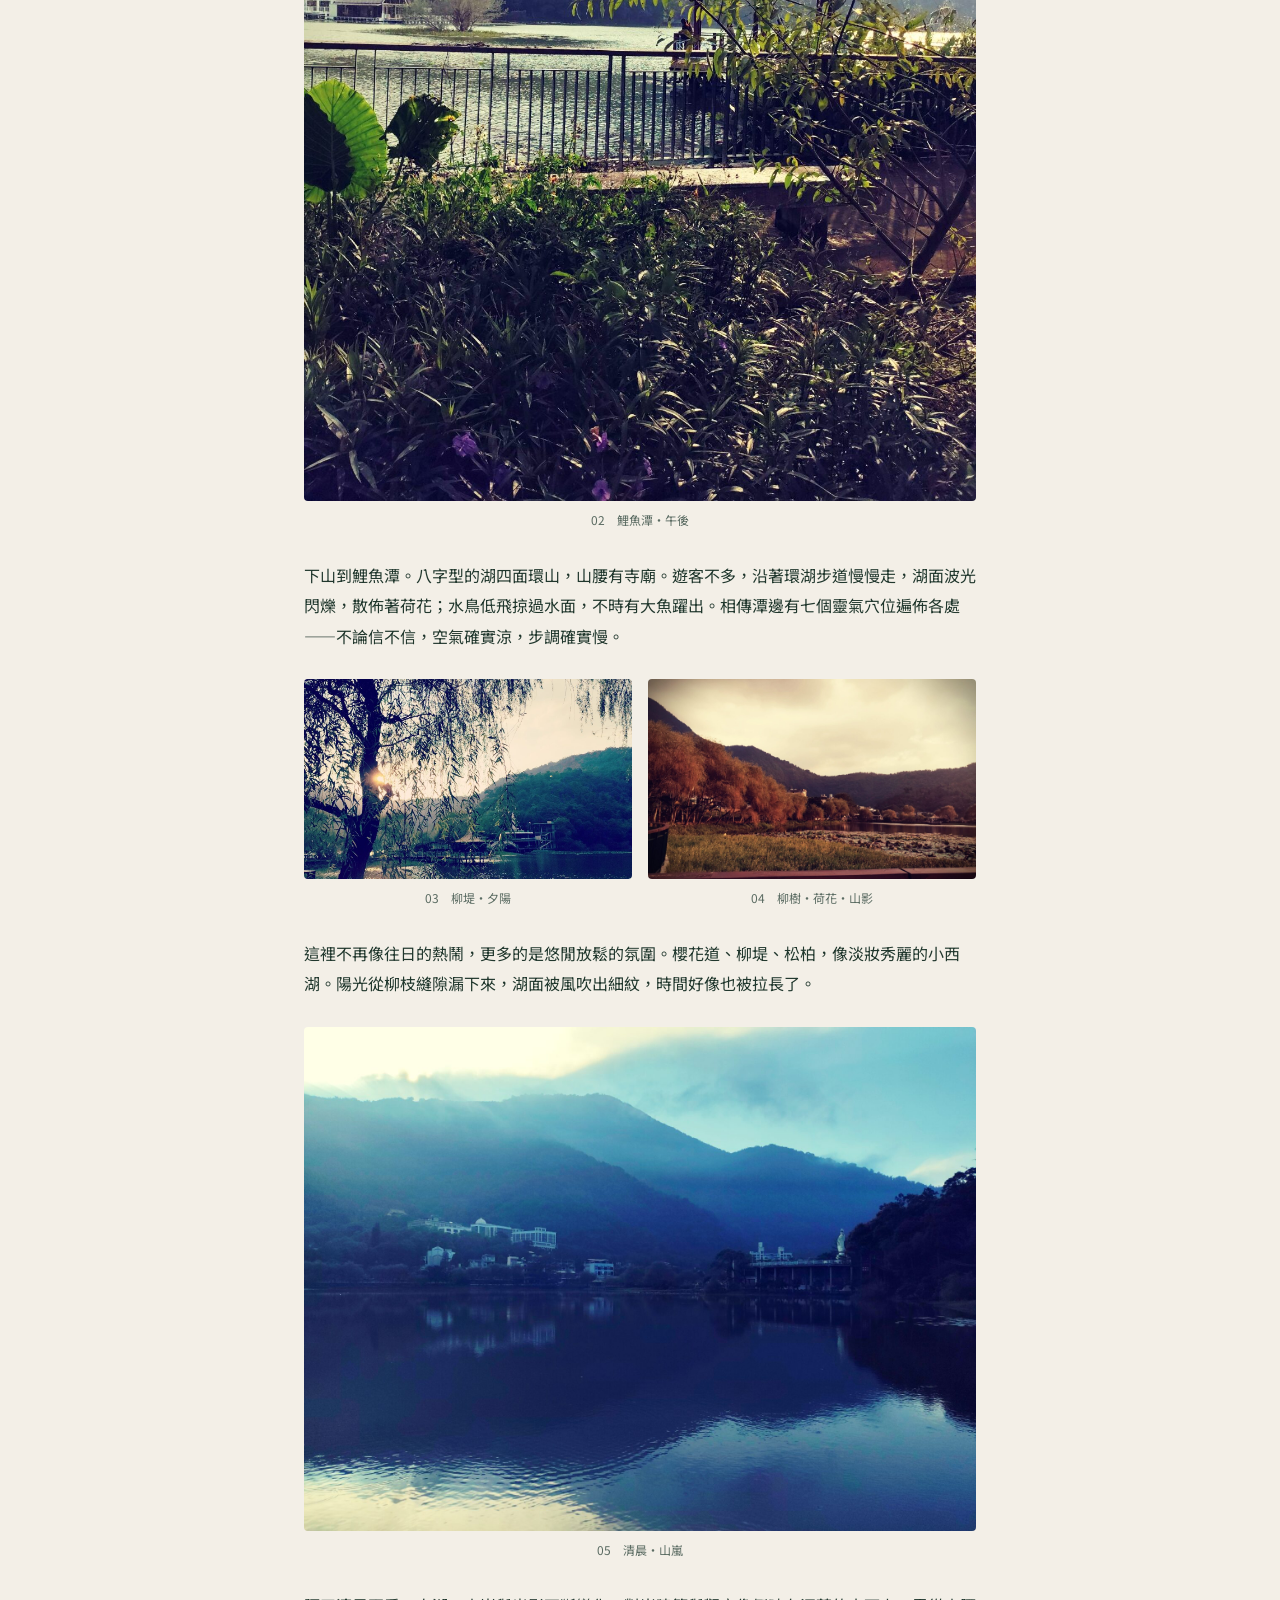
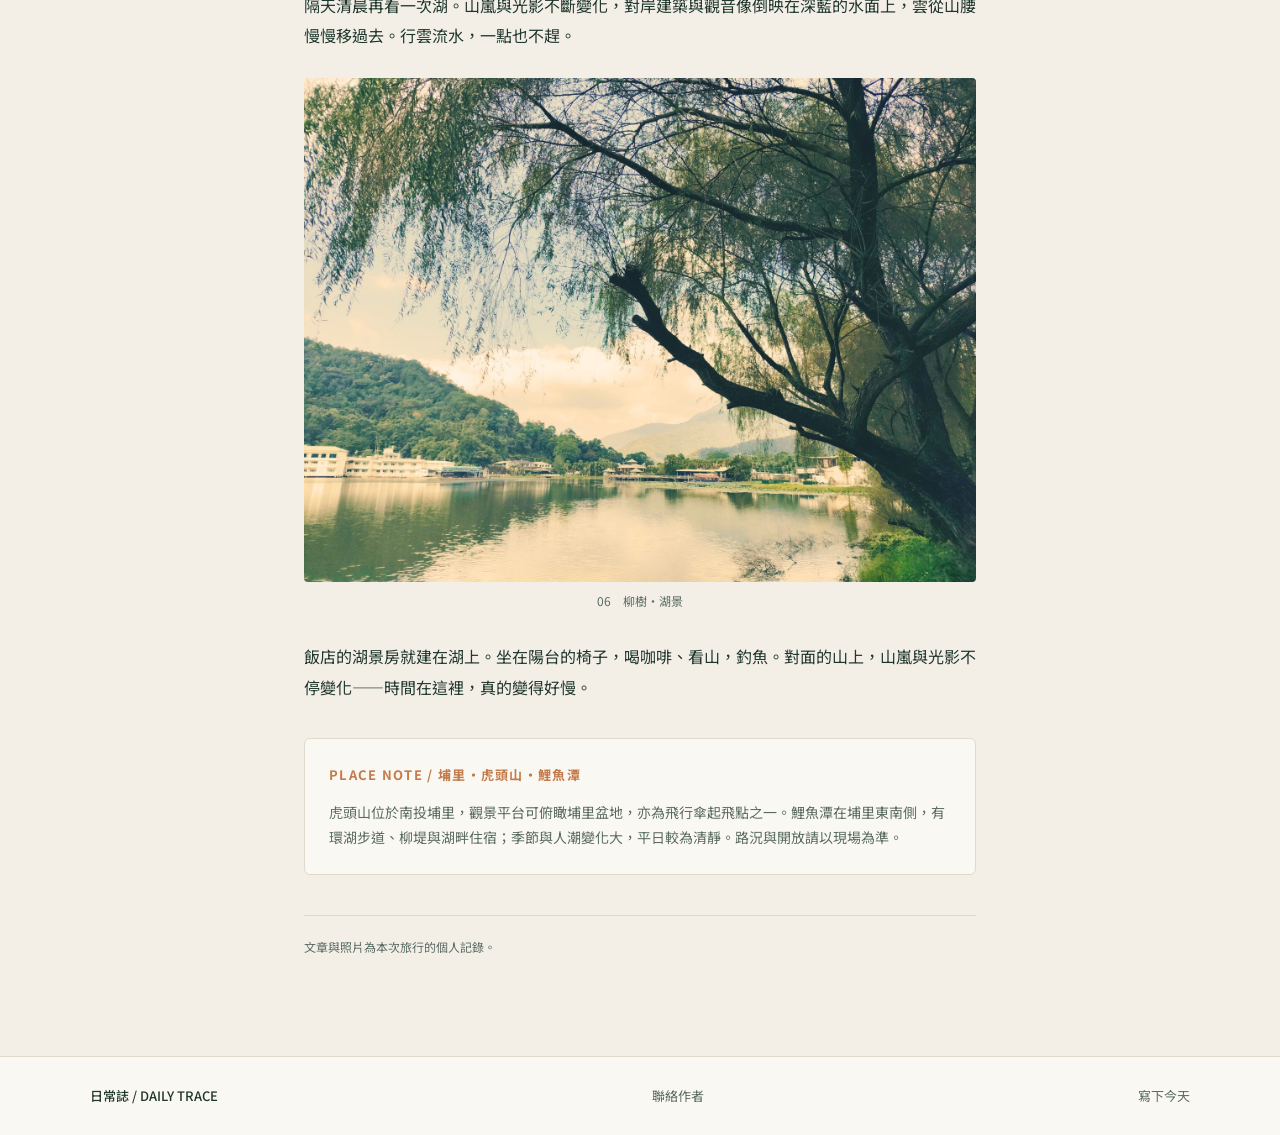
<file: posts/2026-11-08-puli.html>
<!DOCTYPE html>
<html lang="zh-Hant">
<head>
  <meta charset="UTF-8">
  <meta name="viewport" content="width=device-width, initial-scale=1.0">
  <title>埔里・虎頭山・鯉魚潭｜日常誌</title>
  <link rel="preconnect" href="https://fonts.googleapis.com">
  <link rel="preconnect" href="https://fonts.gstatic.com" crossorigin>
  <link href="https://fonts.googleapis.com/css2?family=Noto+Sans+TC:wght@300;400;500;700&family=Noto+Serif+TC:wght@400;600;700&display=swap" rel="stylesheet">
  <link rel="stylesheet" href="../style.css">
  <style>
    .post-page { max-width: 720px; margin: 0 auto; padding: 40px 24px 80px; }
    .post-back { display: inline-block; font-size: 14px; color: var(--text-muted); margin-bottom: 32px; }
    .post-back:hover { color: var(--accent); }
    .post-header { margin-bottom: 36px; }
    .post-label { font-size: 12px; letter-spacing: 0.12em; color: var(--accent); margin-bottom: 12px; }
    .post-title { font-family: "Noto Serif TC", serif; font-size: 36px; font-weight: 600; line-height: 1.35; margin-bottom: 16px; }
    .post-subtitle { font-size: 16px; color: var(--text-muted); margin-bottom: 20px; line-height: 1.7; }
    .post-meta { font-size: 13px; color: var(--text-muted); letter-spacing: 0.05em; border-top: 1px solid var(--line); padding-top: 14px; }
    .post-body { font-size: 16px; line-height: 1.9; color: var(--text); }
    .post-body p { margin-bottom: 1.4em; }
    .photo-grid { display: grid; grid-template-columns: 1fr 1fr; gap: 16px; margin: 28px 0; }
    .photo-grid figure { margin: 0; }
    .photo-grid img { width: 100%; height: 200px; object-fit: cover; border-radius: 4px; background: #e8e2d6; }
    .photo-grid figcaption { font-size: 12px; color: var(--text-muted); margin-top: 8px; text-align: center; }
    .photo-full { margin: 28px 0; }
    .photo-full img { width: 100%; border-radius: 4px; background: #e8e2d6; }
    .photo-full figcaption { font-size: 12px; color: var(--text-muted); margin-top: 8px; text-align: center; }
    .place-note { background: var(--bg-soft); border: 1px solid var(--line); border-radius: 6px; padding: 24px; margin: 36px 0; }
    .place-note h4 { font-size: 13px; letter-spacing: 0.1em; color: var(--accent); margin-bottom: 12px; }
    .place-note p { font-size: 14px; color: var(--text-muted); line-height: 1.8; margin-bottom: 0; }
    .post-disclaimer { font-size: 12px; color: var(--text-muted); margin-top: 40px; padding-top: 20px; border-top: 1px solid var(--line); }
    .en-subtitle { font-size: 14px; letter-spacing: 0.08em; color: var(--text-muted); margin: 8px 0 4px; }
    .en-desc { font-size: 14px; color: var(--text-muted); margin-bottom: 8px; }
    @media (max-width: 600px) {
      .post-title { font-size: 28px; }
      .photo-grid { grid-template-columns: 1fr; }
      .photo-grid img { height: 220px; }
    }
  </style>
</head>
<body>

  <header class="site-header">
    <a href="../index.html" class="logo">
      <div class="logo-mark"></div>
      <div class="logo-text">
        <span class="zh">日常誌</span>
        <span class="en">DAILY TRACE</span>
      </div>
    </a>
    <nav class="nav">
      <a href="../index.html">全部</a>
      <a href="../index.html">生活</a>
      <a href="../index.html">旅遊</a>
      <a href="../index.html">財經</a>
    </nav>
  </header>

  <article class="post-page">
    <a href="../index.html" class="post-back">← 返回日常誌</a>

    <header class="post-header">
      <div class="post-label">TRAVEL NOTE / 2026.11.08</div>
      <h1 class="post-title">埔里・虎頭山・鯉魚潭，<br>時間在這裡變慢。</h1>
      <p class="post-subtitle">迎著風站在虎頭山觀景平台，埔里市街與漸層山巒盡收眼底；飛行傘一架架起飛，像小鳥一樣自由。下山到鯉魚潭，環湖一圈，湖光、柳堤、山嵐，把整段午後與清晨都拉得很長。</p>
      <div class="en-subtitle">PULI / HUTOUSHAN / LIYU LAKE</div>
      <div class="en-desc">展望、飛行傘，再把湖走一圈。</div>
      <div class="post-meta">南投・埔里　·　2026.11.08</div>
    </header>

    <div class="post-body">
      <figure class="photo-full">
        <img src="../images/puli-01.jpg" alt="虎頭山觀景平台遠眺埔里與飛行傘">
        <figcaption>01　虎頭山・飛行傘</figcaption>
      </figure>

      <p>迎著風站在虎頭山觀景平台，心曠神怡。遠方山巒一層一層退去，埔里市區房屋櫛比鱗次，整片盆地鋪在腳下。觀景台旁的斜坡草皮上，飛行傘一個個起飛，像小鳥一樣自由翱翔天際——風聲、傘翼、人影，都變得很輕。</p>

      <figure class="photo-full">
        <img src="../images/puli-02.jpg" alt="鯉魚潭湖畔涼亭與陽光">
        <figcaption>02　鯉魚潭・午後</figcaption>
      </figure>

      <p>下山到鯉魚潭。八字型的湖四面環山，山腰有寺廟。遊客不多，沿著環湖步道慢慢走，湖面波光閃爍，散佈著荷花；水鳥低飛掠過水面，不時有大魚躍出。相傳潭邊有七個靈氣穴位遍佈各處——不論信不信，空氣確實涼，步調確實慢。</p>

      <div class="photo-grid">
        <figure>
          <img src="../images/puli-03.jpg" alt="柳樹與湖面夕陽">
          <figcaption>03　柳堤・夕陽</figcaption>
        </figure>
        <figure>
          <img src="../images/puli-04.jpg" alt="柳樹、荷花與環湖山景">
          <figcaption>04　柳樹・荷花・山影</figcaption>
        </figure>
      </div>

      <p>這裡不再像往日的熱鬧，更多的是悠閒放鬆的氛圍。櫻花道、柳堤、松柏，像淡妝秀麗的小西湖。陽光從柳枝縫隙漏下來，湖面被風吹出細紋，時間好像也被拉長了。</p>

      <figure class="photo-full">
        <img src="../images/puli-05.jpg" alt="清晨鯉魚潭山嵐與觀音像">
        <figcaption>05　清晨・山嵐</figcaption>
      </figure>

      <p>隔天清晨再看一次湖。山嵐與光影不斷變化，對岸建築與觀音像倒映在深藍的水面上，雲從山腰慢慢移過去。行雲流水，一點也不趕。</p>

      <figure class="photo-full">
        <img src="../images/puli-06.jpg" alt="柳樹框景下的鯉魚潭">
        <figcaption>06　柳樹・湖景</figcaption>
      </figure>

      <p>飯店的湖景房就建在湖上。坐在陽台的椅子，喝咖啡、看山，釣魚。對面的山上，山嵐與光影不停變化——時間在這裡，真的變得好慢。</p>

      <div class="place-note">
        <h4>PLACE NOTE / 埔里・虎頭山・鯉魚潭</h4>
        <p>虎頭山位於南投埔里，觀景平台可俯瞰埔里盆地，亦為飛行傘起飛點之一。鯉魚潭在埔里東南側，有環湖步道、柳堤與湖畔住宿；季節與人潮變化大，平日較為清靜。路況與開放請以現場為準。</p>
      </div>

      <p class="post-disclaimer">文章與照片為本次旅行的個人記錄。</p>
    </div>
  </article>

  <footer class="site-footer">
    <div class="footer-inner">
      <a href="../index.html" class="footer-logo">日常誌 / DAILY TRACE</a>
      <a href="mailto:bonic1001c@gmail.com">聯絡作者</a>
      <span class="footer-note">寫下今天</span>
    </div>
  </footer>

</body>
</html>
</file>
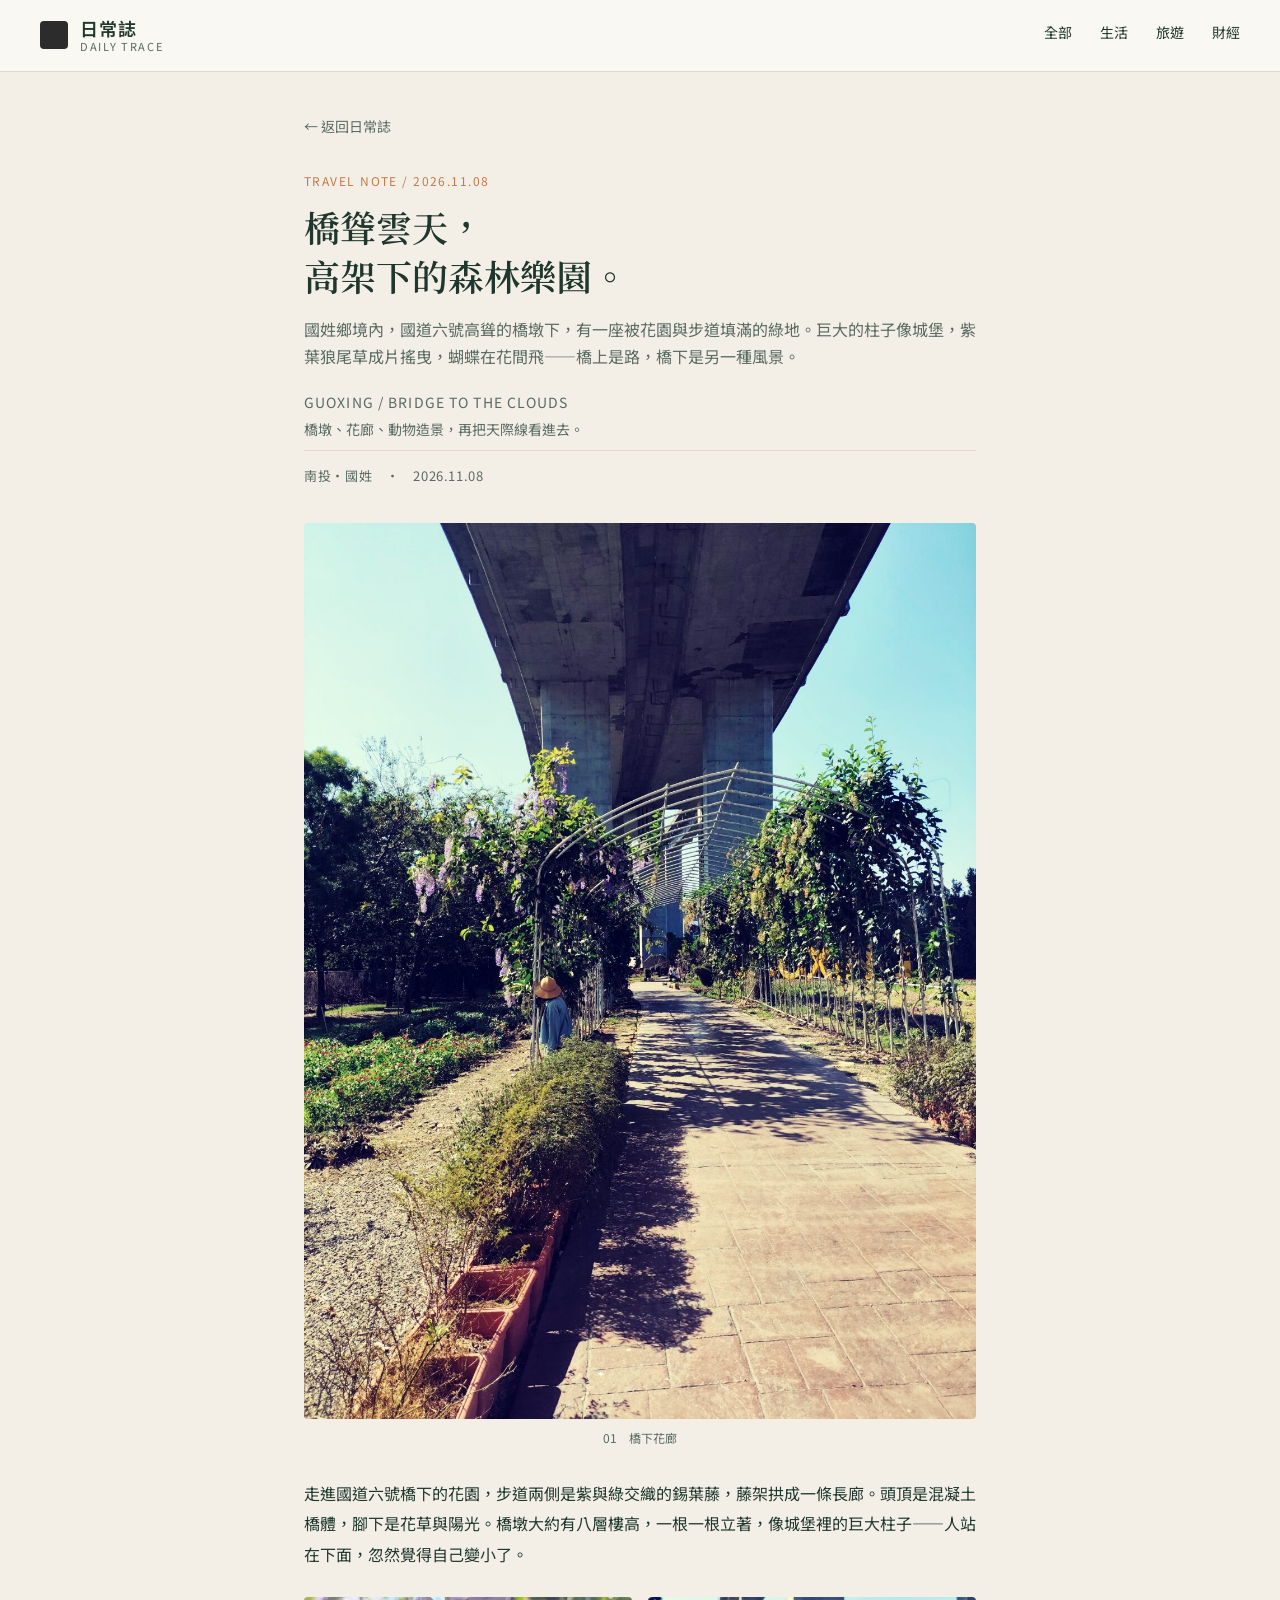
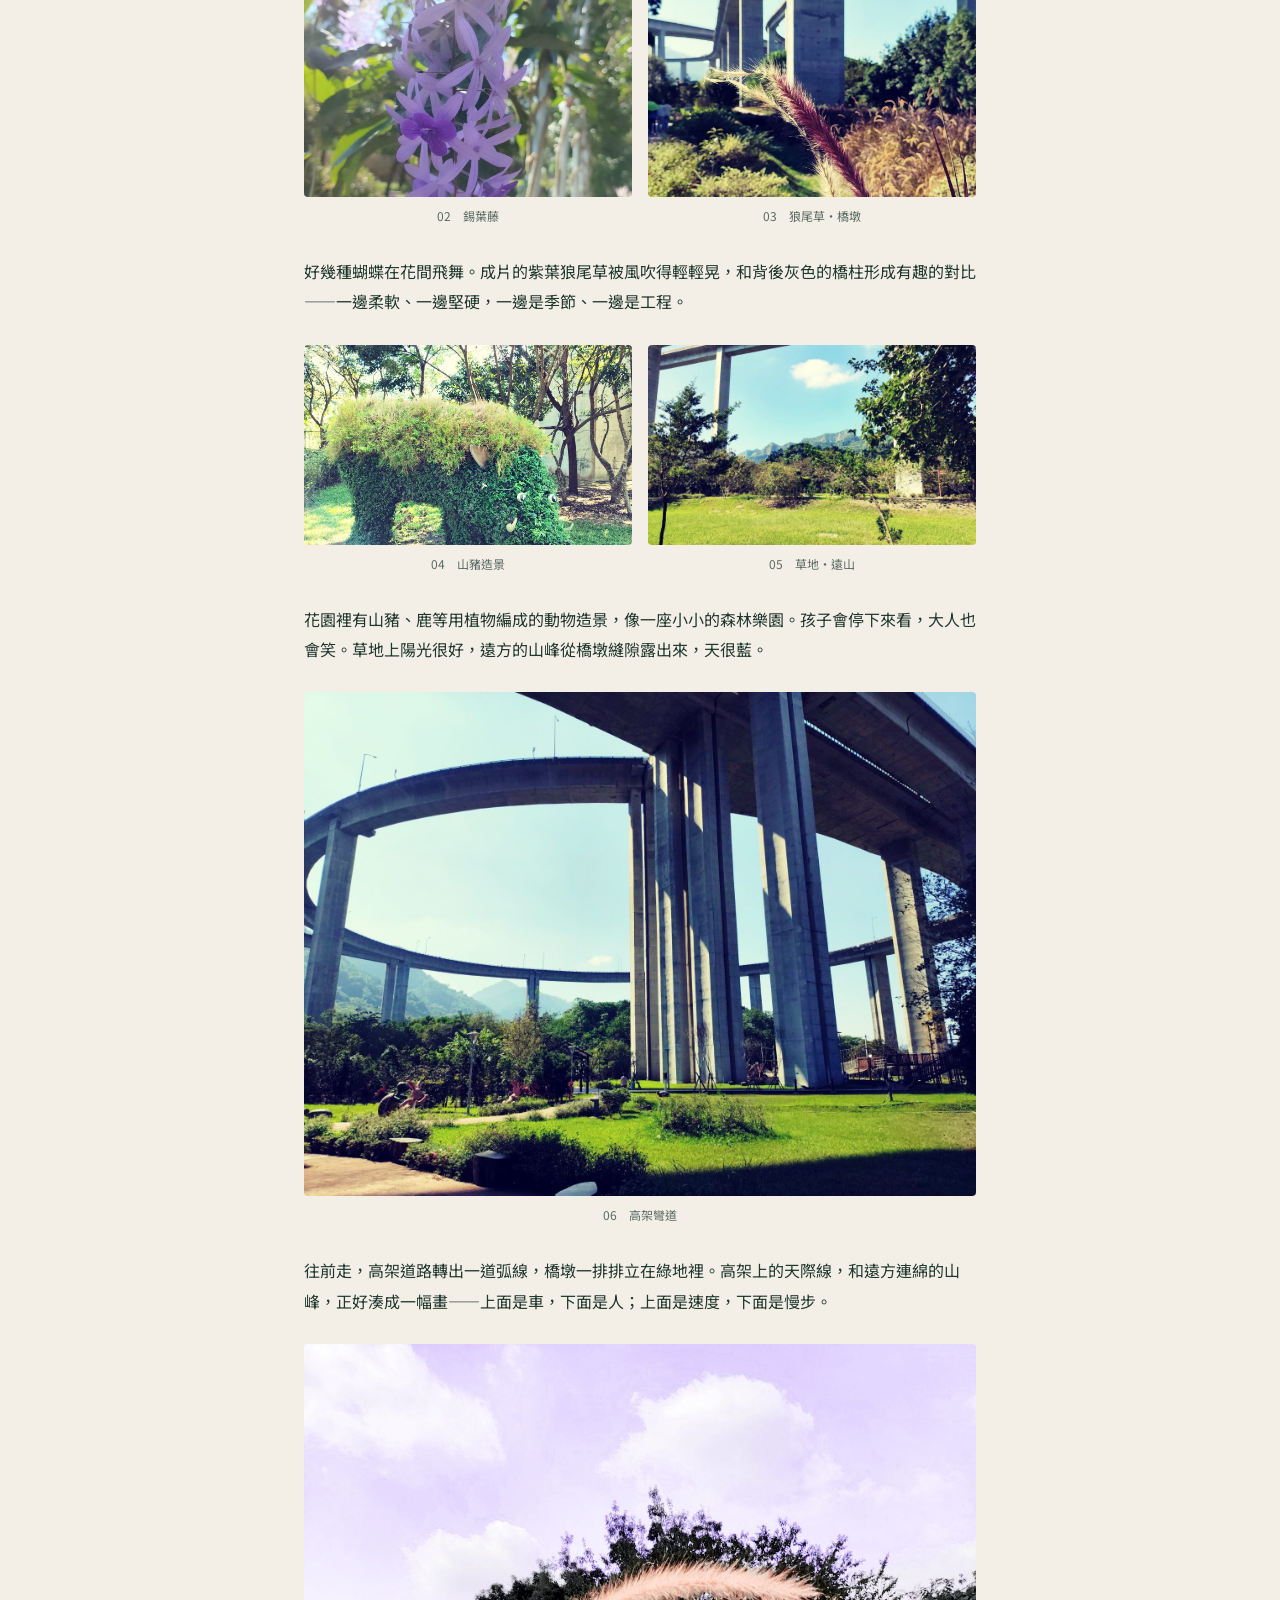
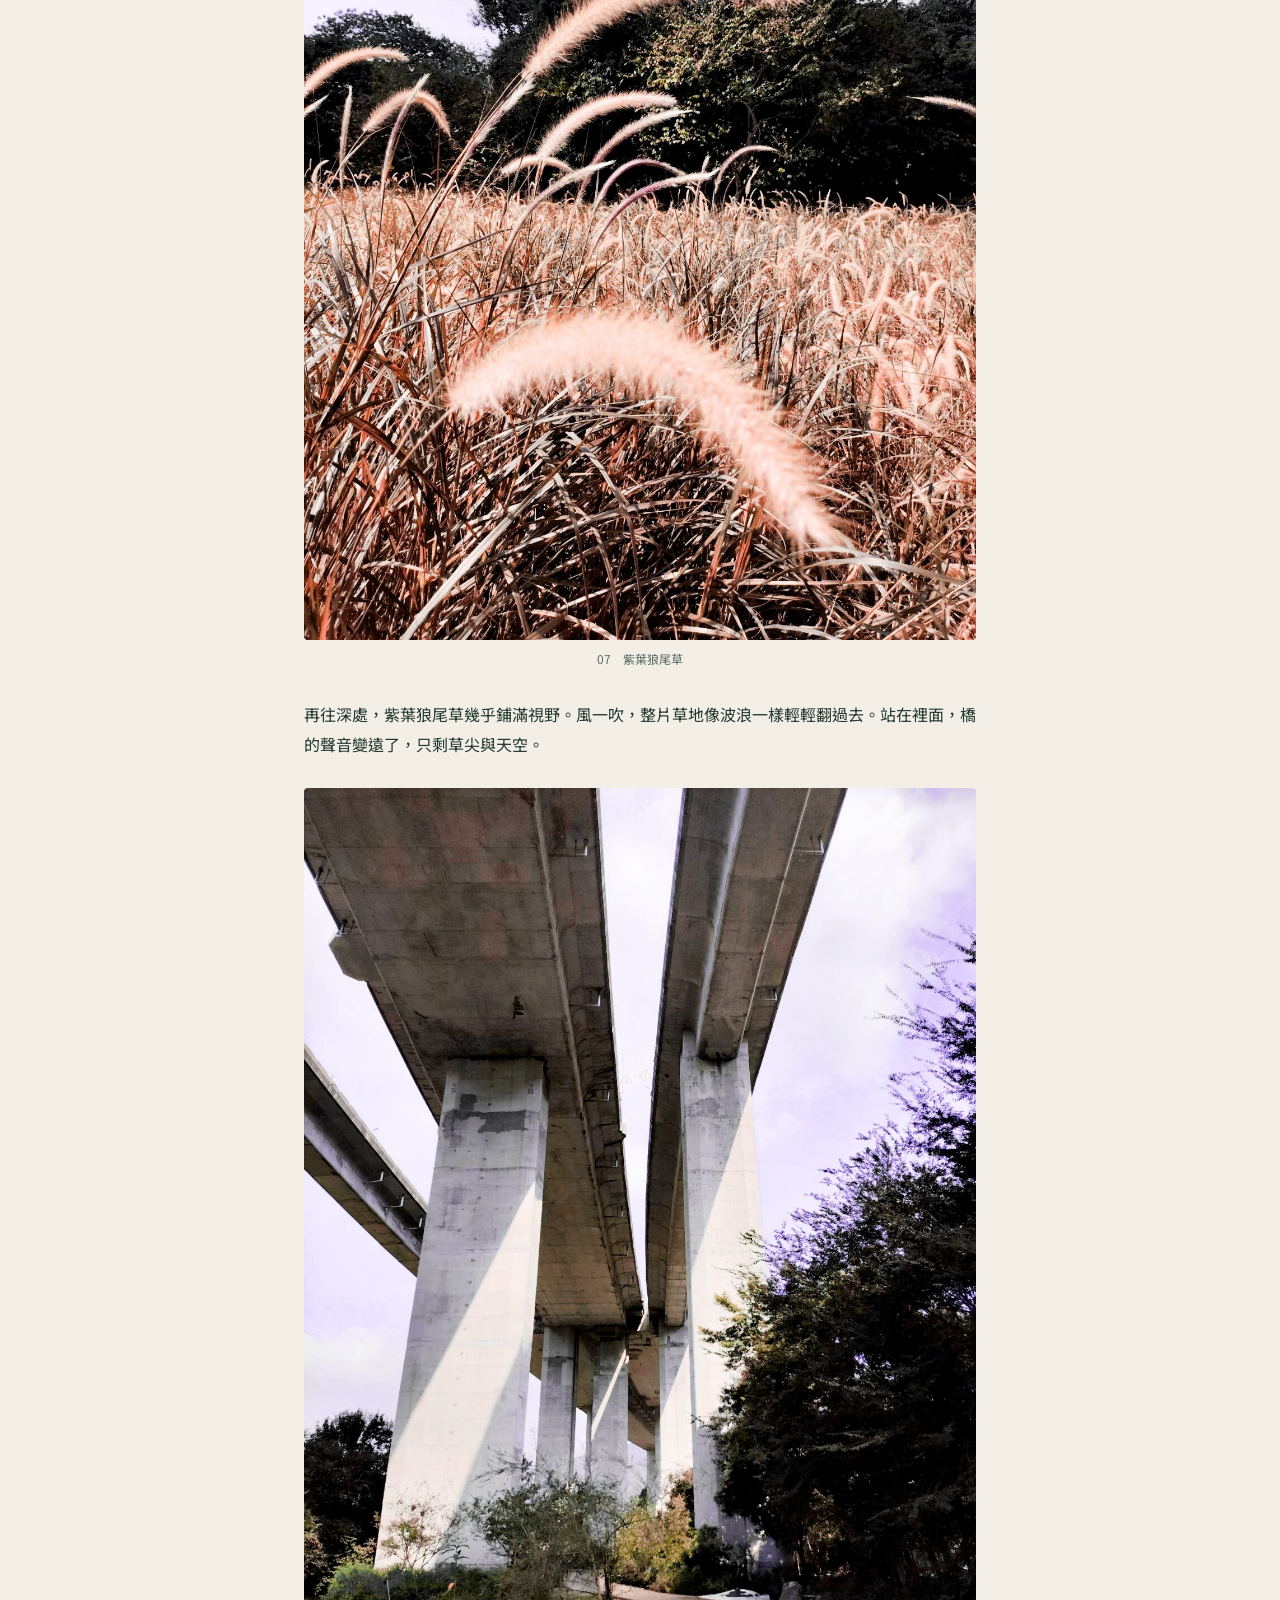
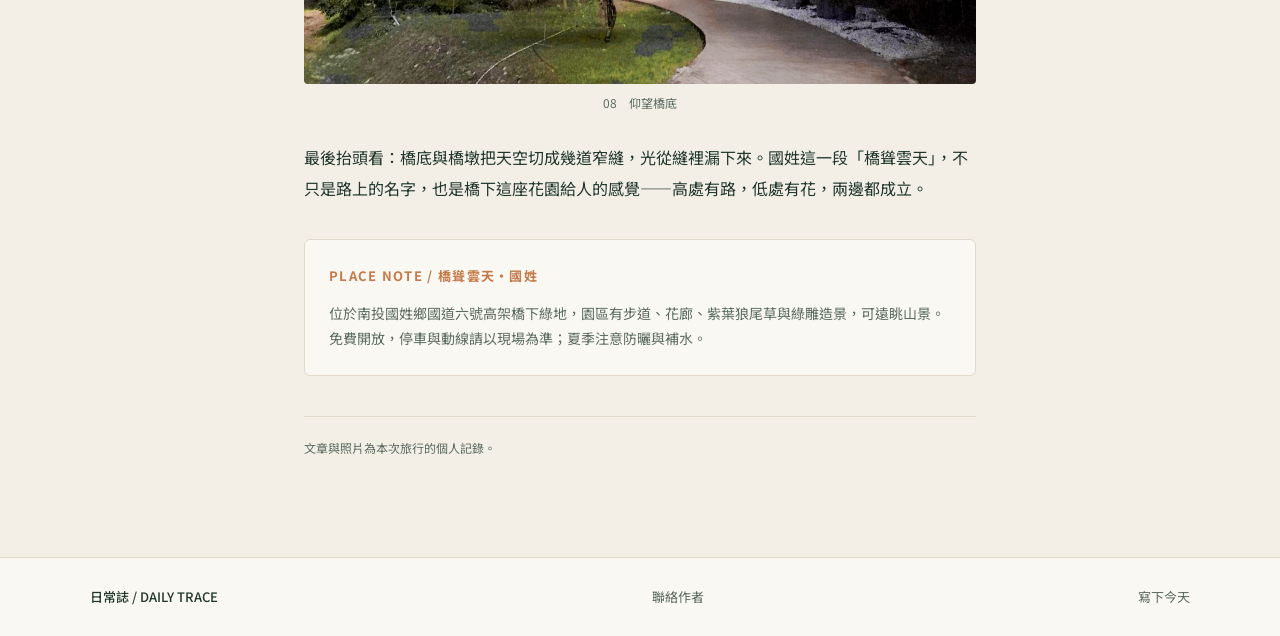
<file: posts/2026-11-08-qiaosong.html>
<!DOCTYPE html>
<html lang="zh-Hant">
<head>
  <meta charset="UTF-8">
  <meta name="viewport" content="width=device-width, initial-scale=1.0">
  <title>橋聳雲天｜日常誌</title>
  <link rel="preconnect" href="https://fonts.googleapis.com">
  <link rel="preconnect" href="https://fonts.gstatic.com" crossorigin>
  <link href="https://fonts.googleapis.com/css2?family=Noto+Sans+TC:wght@300;400;500;700&family=Noto+Serif+TC:wght@400;600;700&display=swap" rel="stylesheet">
  <link rel="stylesheet" href="../style.css">
  <style>
    .post-page { max-width: 720px; margin: 0 auto; padding: 40px 24px 80px; }
    .post-back { display: inline-block; font-size: 14px; color: var(--text-muted); margin-bottom: 32px; }
    .post-back:hover { color: var(--accent); }
    .post-header { margin-bottom: 36px; }
    .post-label { font-size: 12px; letter-spacing: 0.12em; color: var(--accent); margin-bottom: 12px; }
    .post-title { font-family: "Noto Serif TC", serif; font-size: 36px; font-weight: 600; line-height: 1.35; margin-bottom: 16px; }
    .post-subtitle { font-size: 16px; color: var(--text-muted); margin-bottom: 20px; line-height: 1.7; }
    .post-meta { font-size: 13px; color: var(--text-muted); letter-spacing: 0.05em; border-top: 1px solid var(--line); padding-top: 14px; }
    .post-body { font-size: 16px; line-height: 1.9; color: var(--text); }
    .post-body p { margin-bottom: 1.4em; }
    .photo-grid { display: grid; grid-template-columns: 1fr 1fr; gap: 16px; margin: 28px 0; }
    .photo-grid figure { margin: 0; }
    .photo-grid img { width: 100%; height: 200px; object-fit: cover; border-radius: 4px; background: #e8e2d6; }
    .photo-grid figcaption { font-size: 12px; color: var(--text-muted); margin-top: 8px; text-align: center; }
    .photo-full { margin: 28px 0; }
    .photo-full img { width: 100%; border-radius: 4px; background: #e8e2d6; }
    .photo-full figcaption { font-size: 12px; color: var(--text-muted); margin-top: 8px; text-align: center; }
    .place-note { background: var(--bg-soft); border: 1px solid var(--line); border-radius: 6px; padding: 24px; margin: 36px 0; }
    .place-note h4 { font-size: 13px; letter-spacing: 0.1em; color: var(--accent); margin-bottom: 12px; }
    .place-note p { font-size: 14px; color: var(--text-muted); line-height: 1.8; margin-bottom: 0; }
    .post-disclaimer { font-size: 12px; color: var(--text-muted); margin-top: 40px; padding-top: 20px; border-top: 1px solid var(--line); }
    .en-subtitle { font-size: 14px; letter-spacing: 0.08em; color: var(--text-muted); margin: 8px 0 4px; }
    .en-desc { font-size: 14px; color: var(--text-muted); margin-bottom: 8px; }
    @media (max-width: 600px) {
      .post-title { font-size: 28px; }
      .photo-grid { grid-template-columns: 1fr; }
      .photo-grid img { height: 220px; }
    }
  </style>
</head>
<body>

  <header class="site-header">
    <a href="../index.html" class="logo">
      <div class="logo-mark"></div>
      <div class="logo-text">
        <span class="zh">日常誌</span>
        <span class="en">DAILY TRACE</span>
      </div>
    </a>
    <nav class="nav">
      <a href="../index.html">全部</a>
      <a href="../index.html">生活</a>
      <a href="../index.html">旅遊</a>
      <a href="../index.html">財經</a>
    </nav>
  </header>

  <article class="post-page">
    <a href="../index.html" class="post-back">← 返回日常誌</a>

    <header class="post-header">
      <div class="post-label">TRAVEL NOTE / 2026.11.08</div>
      <h1 class="post-title">橋聳雲天，<br>高架下的森林樂園。</h1>
      <p class="post-subtitle">國姓鄉境內，國道六號高聳的橋墩下，有一座被花園與步道填滿的綠地。巨大的柱子像城堡，紫葉狼尾草成片搖曳，蝴蝶在花間飛——橋上是路，橋下是另一種風景。</p>
      <div class="en-subtitle">GUOXING / BRIDGE TO THE CLOUDS</div>
      <div class="en-desc">橋墩、花廊、動物造景，再把天際線看進去。</div>
      <div class="post-meta">南投・國姓　·　2026.11.08</div>
    </header>

    <div class="post-body">
      <figure class="photo-full">
        <img src="../images/qiaosong-01.jpg" alt="橋下花廊步道與錫葉藤">
        <figcaption>01　橋下花廊</figcaption>
      </figure>

      <p>走進國道六號橋下的花園，步道兩側是紫與綠交織的錫葉藤，藤架拱成一條長廊。頭頂是混凝土橋體，腳下是花草與陽光。橋墩大約有八層樓高，一根一根立著，像城堡裡的巨大柱子——人站在下面，忽然覺得自己變小了。</p>

      <div class="photo-grid">
        <figure>
          <img src="../images/qiaosong-02.jpg" alt="紫色錫葉藤特寫">
          <figcaption>02　錫葉藤</figcaption>
        </figure>
        <figure>
          <img src="../images/qiaosong-03.jpg" alt="狼尾草與橋墩">
          <figcaption>03　狼尾草・橋墩</figcaption>
        </figure>
      </div>

      <p>好幾種蝴蝶在花間飛舞。成片的紫葉狼尾草被風吹得輕輕晃，和背後灰色的橋柱形成有趣的對比——一邊柔軟、一邊堅硬，一邊是季節、一邊是工程。</p>

      <div class="photo-grid">
        <figure>
          <img src="../images/qiaosong-04.jpg" alt="山豬造型綠雕">
          <figcaption>04　山豬造景</figcaption>
        </figure>
        <figure>
          <img src="../images/qiaosong-05.jpg" alt="橋下草地與遠山">
          <figcaption>05　草地・遠山</figcaption>
        </figure>
      </div>

      <p>花園裡有山豬、鹿等用植物編成的動物造景，像一座小小的森林樂園。孩子會停下來看，大人也會笑。草地上陽光很好，遠方的山峰從橋墩縫隙露出來，天很藍。</p>

      <figure class="photo-full">
        <img src="../images/qiaosong-06.jpg" alt="高架彎道與橋墩林立">
        <figcaption>06　高架彎道</figcaption>
      </figure>

      <p>往前走，高架道路轉出一道弧線，橋墩一排排立在綠地裡。高架上的天際線，和遠方連綿的山峰，正好湊成一幅畫——上面是車，下面是人；上面是速度，下面是慢步。</p>

      <figure class="photo-full">
        <img src="../images/qiaosong-07.jpg" alt="成片紫葉狼尾草">
        <figcaption>07　紫葉狼尾草</figcaption>
      </figure>

      <p>再往深處，紫葉狼尾草幾乎鋪滿視野。風一吹，整片草地像波浪一樣輕輕翻過去。站在裡面，橋的聲音變遠了，只剩草尖與天空。</p>

      <figure class="photo-full">
        <img src="../images/qiaosong-08.jpg" alt="仰望橋底與橋墩">
        <figcaption>08　仰望橋底</figcaption>
      </figure>

      <p>最後抬頭看：橋底與橋墩把天空切成幾道窄縫，光從縫裡漏下來。國姓這一段「橋聳雲天」，不只是路上的名字，也是橋下這座花園給人的感覺——高處有路，低處有花，兩邊都成立。</p>

      <div class="place-note">
        <h4>PLACE NOTE / 橋聳雲天・國姓</h4>
        <p>位於南投國姓鄉國道六號高架橋下綠地，園區有步道、花廊、紫葉狼尾草與綠雕造景，可遠眺山景。免費開放，停車與動線請以現場為準；夏季注意防曬與補水。</p>
      </div>

      <p class="post-disclaimer">文章與照片為本次旅行的個人記錄。</p>
    </div>
  </article>

  <footer class="site-footer">
    <div class="footer-inner">
      <a href="../index.html" class="footer-logo">日常誌 / DAILY TRACE</a>
      <a href="mailto:bonic1001c@gmail.com">聯絡作者</a>
      <span class="footer-note">寫下今天</span>
    </div>
  </footer>

</body>
</html>
</file>
<file: style.css>
/* ========== 基本設定 ========== */
* {
  margin: 0;
  padding: 0;
  box-sizing: border-box;
}

:root {
  --bg: #f3efe7;
  --bg-soft: #faf8f2;
  --text: #20372d;
  --text-muted: #5a6b62;
  --accent: #c47a4a;
  --accent-soft: #d4a07a;
  --line: #e0d9cc;
  --white: #ffffff;
}

body {
  font-family: "Noto Sans TC", sans-serif;
  background-color: var(--bg);
  color: var(--text);
  line-height: 1.7;
  font-size: 16px;
}

a {
  color: inherit;
  text-decoration: none;
}

a:hover {
  color: var(--accent);
}

img {
  max-width: 100%;
  display: block;
}

/* ========== 頂部導覽 ========== */
.site-header {
  display: flex;
  justify-content: space-between;
  align-items: center;
  padding: 18px 40px;
  background: var(--bg-soft);
  border-bottom: 1px solid var(--line);
  position: sticky;
  top: 0;
  z-index: 100;
}

.logo {
  display: flex;
  align-items: center;
  gap: 12px;
}

.logo-mark {
  width: 28px;
  height: 28px;
  background: #2c2c2c;
  border-radius: 4px;
}

.logo-text {
  display: flex;
  flex-direction: column;
  line-height: 1.2;
}

.logo-text .zh {
  font-size: 18px;
  font-weight: 600;
  letter-spacing: 0.05em;
}

.logo-text .en {
  font-size: 11px;
  letter-spacing: 0.15em;
  color: var(--text-muted);
}

.nav {
  display: flex;
  gap: 28px;
  font-size: 14px;
}

.nav a {
  position: relative;
  padding-bottom: 4px;
}

.nav a.active::after,
.nav a:hover::after {
  content: "";
  position: absolute;
  left: 0;
  bottom: 0;
  width: 100%;
  height: 2px;
  background: var(--accent);
}

/* ========== 主要版面 ========== */
.layout {
  display: grid;
  grid-template-columns: 220px 1fr;
  max-width: 1100px;
  margin: 0 auto;
  min-height: 80vh;
}

.sidebar {
  padding: 48px 28px 40px 40px;
  border-right: 1px solid var(--line);
}

.index-label {
  font-size: 12px;
  letter-spacing: 0.12em;
  color: var(--accent);
  margin-bottom: 12px;
}

.index-line {
  width: 36px;
  height: 2px;
  background: var(--accent);
  margin-bottom: 16px;
}

.index-nums {
  font-size: 13px;
  color: var(--text-muted);
  margin-bottom: 24px;
  letter-spacing: 0.05em;
}

.sidebar-quote {
  font-size: 14px;
  line-height: 1.8;
  color: var(--text);
}

.content {
  padding: 48px 48px 80px 48px;
}

.intro {
  margin-bottom: 48px;
}

.volume {
  font-size: 13px;
  color: var(--accent);
  margin-bottom: 16px;
  letter-spacing: 0.05em;
}

.main-title {
  font-family: "Noto Serif TC", serif;
  font-size: 42px;
  font-weight: 600;
  line-height: 1.35;
  margin-bottom: 20px;
}

.main-title .accent {
  color: var(--accent);
}

.subtitle {
  font-size: 15px;
  color: var(--text-muted);
  max-width: 480px;
  margin-bottom: 28px;
  line-height: 1.8;
}

.meta-row {
  display: flex;
  justify-content: space-between;
  font-size: 12px;
  letter-spacing: 0.08em;
  color: var(--text-muted);
  border-top: 1px solid var(--line);
  padding-top: 14px;
  max-width: 520px;
}

.featured {
  margin-bottom: 40px;
}

.featured-image {
  position: relative;
  border-radius: 6px;
  overflow: hidden;
  background: #d8d2c6;
  min-height: 320px;
}

.featured-image img {
  width: 100%;
  height: 360px;
  object-fit: cover;
}

.featured-overlay {
  position: absolute;
  inset: 0;
  background: linear-gradient(to top, rgba(32, 55, 45, 0.75) 0%, rgba(32, 55, 45, 0.2) 60%, transparent 100%);
  color: white;
  display: flex;
  flex-direction: column;
  justify-content: flex-end;
  padding: 36px 32px;
}

.featured-label {
  font-size: 12px;
  letter-spacing: 0.1em;
  margin-bottom: 12px;
  opacity: 0.9;
}

.featured-overlay h2 {
  font-family: "Noto Serif TC", serif;
  font-size: 32px;
  font-weight: 500;
  line-height: 1.4;
  margin-bottom: 18px;
}

.read-link {
  font-size: 14px;
  border-bottom: 1px solid rgba(255,255,255,0.6);
  align-self: flex-start;
  padding-bottom: 2px;
}

.read-link:hover {
  color: white;
  border-color: white;
}

.category-bar {
  display: flex;
  gap: 12px;
  margin-bottom: 32px;
}

.cat {
  font-size: 13px;
  padding: 4px 14px;
  border: 1px solid var(--line);
  border-radius: 20px;
  color: var(--text-muted);
  cursor: pointer;
  transition: all 0.15s ease;
  user-select: none;
}

.cat:hover {
  border-color: var(--accent);
  color: var(--accent);
}

.cat.active {
  background: var(--accent);
  border-color: var(--accent);
  color: #fff;
}

.archive-header {
  display: flex;
  justify-content: space-between;
  align-items: baseline;
  margin-bottom: 28px;
  padding-bottom: 12px;
  border-bottom: 1px solid var(--line);
}

.archive-header h3 {
  font-size: 14px;
  letter-spacing: 0.08em;
  font-weight: 500;
}

.archive-meta {
  font-size: 12px;
  color: var(--text-muted);
}

.entry {
  display: grid;
  grid-template-columns: 90px 1fr;
  gap: 24px;
  padding: 28px 0;
  border-bottom: 1px solid var(--line);
}

.entry-date {
  display: flex;
  flex-direction: column;
  gap: 4px;
  font-size: 13px;
}

.entry-date .year {
  color: var(--text-muted);
}

.entry-date .day {
  font-size: 18px;
  font-weight: 500;
}

.entry-date .trace {
  font-size: 11px;
  letter-spacing: 0.1em;
  color: var(--accent);
  margin-top: 6px;
}

.entry-meta {
  display: flex;
  gap: 12px;
  font-size: 12px;
  margin-bottom: 8px;
}

.entry-meta .tag {
  color: var(--accent);
  font-weight: 500;
}

.entry-meta .place {
  color: var(--text-muted);
}

.entry-body h3 {
  font-family: "Noto Serif TC", serif;
  font-size: 20px;
  font-weight: 600;
  margin-bottom: 10px;
  line-height: 1.4;
}

.entry-body h3 a:hover {
  color: var(--accent);
}

.entry-body p {
  font-size: 14px;
  color: var(--text-muted);
  line-height: 1.75;
  margin-bottom: 12px;
}

.entry-footer {
  font-size: 12px;
  color: var(--text-muted);
}

.site-footer {
  border-top: 1px solid var(--line);
  background: var(--bg-soft);
  padding: 28px 40px;
}

.footer-inner {
  max-width: 1100px;
  margin: 0 auto;
  display: flex;
  justify-content: space-between;
  align-items: center;
  font-size: 13px;
  color: var(--text-muted);
}

.footer-logo {
  font-weight: 500;
  color: var(--text);
}

@media (max-width: 800px) {
  .site-header {
    padding: 14px 20px;
    flex-direction: column;
    gap: 12px;
  }

  .nav {
    gap: 18px;
    font-size: 13px;
  }

  .layout {
    grid-template-columns: 1fr;
  }

  .sidebar {
    border-right: none;
    border-bottom: 1px solid var(--line);
    padding: 28px 24px;
  }

  .content {
    padding: 32px 24px 60px;
  }

  .main-title {
    font-size: 30px;
  }

  .featured-overlay h2 {
    font-size: 24px;
  }

  .entry {
    grid-template-columns: 70px 1fr;
    gap: 16px;
  }

  .entry-body h3 {
    font-size: 17px;
  }
}
</file>
